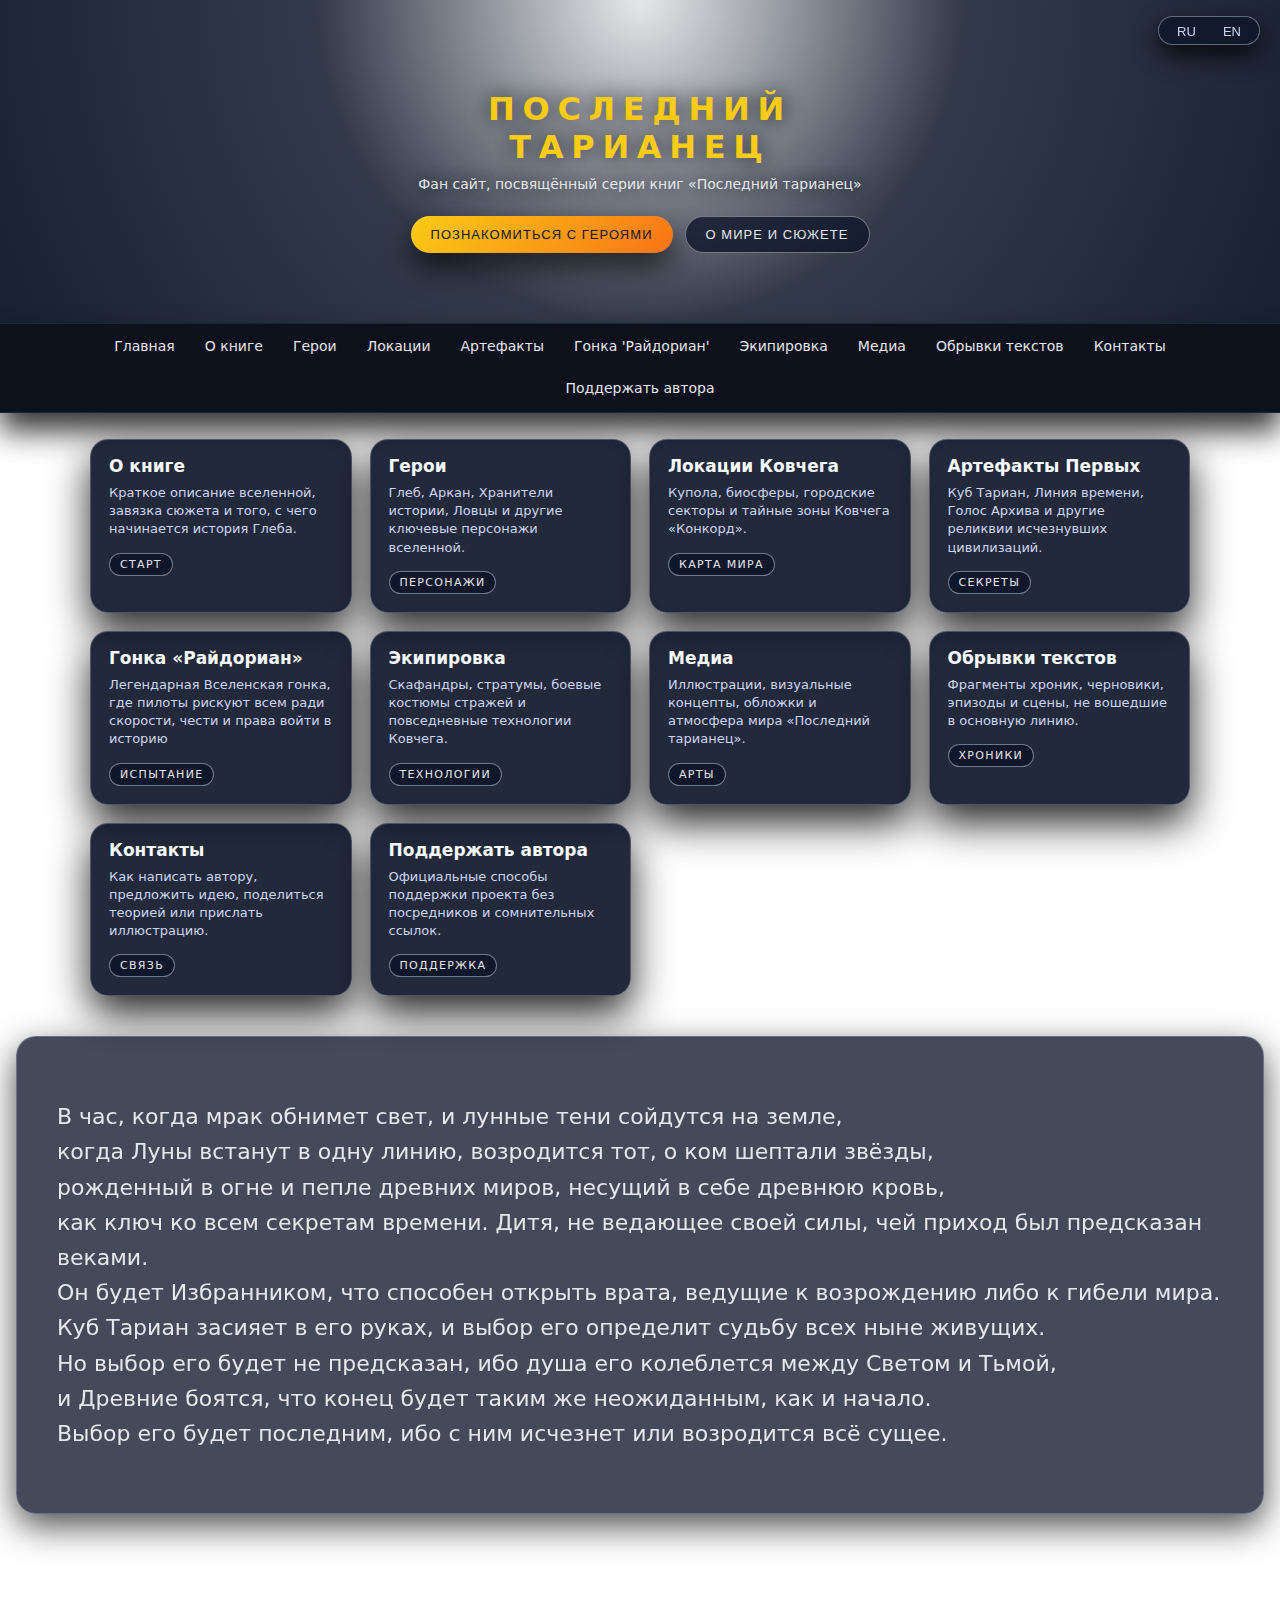
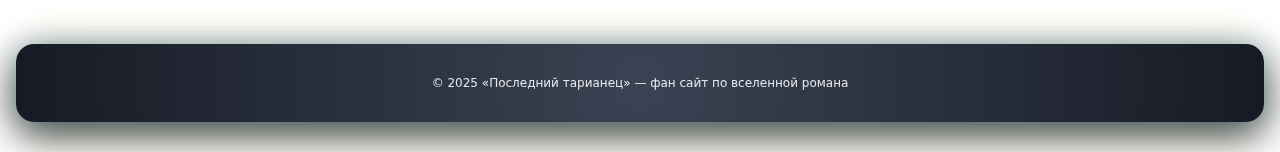
<file: Index.html>
<!DOCTYPE html>
<html lang="ru">
<head>
  <meta charset="UTF-8" />
  <meta name="viewport" content="width=device-width, initial-scale=1.0" />
  <title>Последний тарианец</title>
  <link rel="stylesheet" href="style.css" />
</head>
<body>
 
  <div class="lang-switch">
    <button onclick="setLang('ru')">RU</button>
    <button onclick="setLang('en')">EN</button>
  </div>

  <!-- ГЕРО-СЕКЦИЯ -->
  <header class="hero">
    <div class="hero-overlay"></div>
    <div class="hero-content">
      <h1 data-ru="Последний тарианец" data-en="The Last Tarian">Последний тарианец</h1>
      <p class="hero-subtitle"
         data-ru="Фан сайт, посвящённый серии книг «Последний тарианец»"
         data-en="The official homepage of the “The Last Tarian” series">
        Фан сайт, посвящённый роману «Последний тарианец»
      </p>

      <div class="hero-buttons">
        <button class="hero-btn primary"
                onclick="location.href='characters.html'"
                data-ru="Познакомиться с героями"
                data-en="Meet the characters">
          Познакомиться с героями
        </button>
        <button class="hero-btn ghost"
                onclick="location.href='about.html'"
                data-ru="О мире и сюжете"
                data-en="About the world & story">
          О мире и сюжете
        </button>
      </div>
    </div>
  </header>

  <!-- ГЛАВНОЕ МЕНЮ -->
  <nav class="main-nav">
    <a href="index.html"
       data-ru="Главная" data-en="Home">Главная</a>

    <a href="about.html"
       data-ru="О книге" data-en="About">О книге</a>

    <a href="characters.html"
       data-ru="Герои" data-en="Characters">Герои</a>

    <a href="locations.html"
       data-ru="Локации" data-en="Locations">Локации</a>

    <a href="artifacts.html"
       data-ru="Артефакты" data-en="Artifacts">Артефакты</a>

    <a href="rydorian.html"
       data-ru="Гонка 'Райдориан'" data-en="'Rydorian' Race">Гонка 'Райдориан'</a>

    <a href="equipment.html"
       data-ru="Экипировка"
       data-en="Equipment">
      Экипировка
    </a>

    <a href="media.html"
       data-ru="Медиа" data-en="Media">Медиа</a>

    <a href="fragments.html"
       data-ru="Обрывки текстов" data-en="Text fragments">
      Обрывки текстов
    </a>

    <a href="contacts.html"
       data-ru="Контакты" data-en="Contacts">Контакты</a>

    <a href="donate.html"
       data-ru="Поддержать автора" data-en="Donate">Поддержать автора</a>
  </nav>

  <!-- ОСНОВНОЙ КОНТЕНТ -->
  <main class="landing-main">
    <section class="feature-grid">

      <!-- О КНИГЕ -->
      <article class="feature-card" onclick="location.href='about.html'">
        <h2 data-ru="О книге" data-en="About the book">О книге</h2>
        <p data-ru="Краткое описание вселенной, завязка сюжета и того, с чего начинается история Глеба."
           data-en="An introduction to the universe, the core premise and where Gleb’s story begins.">
          Краткое описание вселенной, завязка сюжета и того, с чего начинается история Глеба.
        </p>
        <span class="feature-tag"
              data-ru="Старт" data-en="Start">
          Старт
        </span>
      </article>

      <!-- ГЕРОИ -->
      <article class="feature-card" onclick="location.href='characters.html'">
        <h2 data-ru="Герои" data-en="Characters">Герои</h2>
        <p data-ru="Глеб, Аркан, Хранители истории, Ловцы и другие ключевые персонажи вселенной."
           data-en="Gleb, Arkan, the Keepers of History, the Hunters and other key characters of the universe.">
          Глеб, Аркан, Хранители истории, Ловцы и другие ключевые персонажи вселенной.
        </p>
        <span class="feature-tag"
              data-ru="Персонажи" data-en="Characters">
          Персонажи
        </span>
      </article>

      <!-- ЛОКАЦИИ -->
      <article class="feature-card" onclick="location.href='locations.html'">
        <h2 data-ru="Локации Ковчега" data-en="Ark locations">Локации Ковчега</h2>
        <p data-ru="Купола, биосферы, городские секторы и тайные зоны Ковчега «Конкорд»."
           data-en="Domes, biospheres, city sectors and hidden zones of the Ark Concord.">
          Купола, биосферы, городские секторы и тайные зоны Ковчега «Конкорд».
        </p>
        <span class="feature-tag"
              data-ru="Карта мира" data-en="World map">
          Карта мира
        </span>
      </article>

      <!-- АРТЕФАКТЫ -->
      <article class="feature-card" onclick="location.href='artifacts.html'">
        <h2 data-ru="Артефакты Первых" data-en="Artifacts of the First Ones">Артефакты Первых</h2>
        <p data-ru="Куб Тариан, Линия времени, Голос Архива и другие реликвии исчезнувших цивилизаций."
           data-en="The Tarian Cube, the Timeline Shard, the Voice of the Archive and other relics of vanished civilizations.">
          Куб Тариан, Линия времени, Голос Архива и другие реликвии исчезнувших цивилизаций.
        </p>
        <span class="feature-tag"
              data-ru="Секреты" data-en="Secrets">
          Секреты
        </span>
      </article>

      <!-- ГОНКА РАЙДОРИАН -->
      <article class="feature-card" onclick="location.href='rydorian.html'">
        <h2 data-ru="Гонка «Райдориан»" data-en="Rydorian Race">Гонка «Райдориан»</h2>
        <p data-ru="Легендарная Вселенская гонка, где пилоты рискуют всем ради скорости, чести и права войти в историю"
           data-en="Legendary Interstellar Race where pilots risk everything for speed, honor, and the right to be written into history.">
         Легендарная Вселенская гонка, где пилоты рискуют всем ради скорости, чести и права войти в историю
        </p>
        <span class="feature-tag"
              data-ru="Испытание" data-en="Trial">
          Испытание
        </span>
      </article>

      <!-- ЭКИПИРОВКА -->
      <article class="feature-card" onclick="location.href='equipment.html'">
        <h2 data-ru="Экипировка" data-en="Equipment">Экипировка</h2>
        <p data-ru="Скафандры, стратумы, боевые костюмы стражей и повседневные технологии Ковчега."
           data-en="Suits, Stratums, guardian combat gear and everyday technologies of the Ark.">
          Скафандры, стратумы, боевые костюмы стражей и повседневные технологии Ковчега.
        </p>
        <span class="feature-tag"
              data-ru="Технологии" data-en="Tech">
          Технологии
        </span>
      </article>

      <!-- МЕДИА -->
      <article class="feature-card" onclick="location.href='media.html'">
        <h2 data-ru="Медиа" data-en="Media">Медиа</h2>
        <p data-ru="Иллюстрации, визуальные концепты, обложки и атмосфера мира «Последний тарианец»."
           data-en="Illustrations, visual concepts, covers and the atmosphere of the “The Last Tarian” universe.">
          Иллюстрации, визуальные концепты, обложки и атмосфера мира «Последний тарианец».
        </p>
        <span class="feature-tag"
              data-ru="Арты" data-en="Art">
          Арты
        </span>
      </article>

      <!-- ОБРЫВКИ ТЕКСТОВ -->
      <article class="feature-card" onclick="location.href='fragments.html'">
        <h2 data-ru="Обрывки текстов" data-en="Text fragments">Обрывки текстов</h2>
        <p data-ru="Фрагменты хроник, черновики, эпизоды и сцены, не вошедшие в основную линию."
           data-en="Fragments of chronicles, drafts, scenes and episodes beyond the main storyline.">
          Фрагменты хроник, черновики, эпизоды и сцены, не вошедшие в основную линию.
        </p>
        <span class="feature-tag"
              data-ru="Хроники" data-en="Chronicles">
          Хроники
        </span>
      </article>

      
      <!-- КОНТАКТЫ -->
      <article class="feature-card" onclick="location.href='contacts.html'">
        <h2 data-ru="Контакты" data-en="Contacts">Контакты</h2>
        <p data-ru="Как написать автору, предложить идею, поделиться теорией или прислать иллюстрацию."
           data-en="How to contact the author, share ideas, theories or send your artwork.">
          Как написать автору, предложить идею, поделиться теорией или прислать иллюстрацию.
        </p>
        <span class="feature-tag"
              data-ru="Связь" data-en="Feedback">
          Связь
        </span>
      </article>

<!-- ПОДДЕРЖАТЬ АВТОРА -->
      <article class="feature-card" onclick="location.href='donate.html'">
        <h2 data-ru="Поддержать автора" data-en="Support the author">Поддержать автора</h2>
        <p data-ru="Официальные способы поддержки проекта без посредников и сомнительных ссылок."
           data-en="Official ways to support the project without intermediaries or suspicious links.">
          Официальные способы поддержки проекта без посредников и сомнительных ссылок.
        </p>
        <span class="feature-tag"
              data-ru="Поддержка" data-en="Support">
          Поддержка
        </span>
      </article>

    </section>

    <!-- 🔥 БЛОК АВТО-ЦИТАТ -->
    <div class="quote-rotator">
      <p id="quote-text">…</p>
    </div>
  </main>

  <footer class="site-footer">
    <p data-ru="© 2025 «Последний тарианец» — фан сайт по вселенной романа"
       data-en="© 2025 “The Last Tarian” — fan site to the world of the novel">
      © 2025 «Последний тарианец» — фан сайт по вселенной романа
    </p>
  </footer>

  <!-- 🔥 JS АВТО-ЦИТАТ -->
  <script>
    const quotes = {
      ru: [
        "«Пусть этот ребёнок и вправду дышит где-то там… Жди нас, мальчик.»",
        "«Он и в мечтах не мог представить, что увидит Луну не в книге, а вживую.»",
        "«Сейчас ты увидишь то, что не видел ни один землянин.»",
        "«Луна светила ярко, освещая их путь…»",
        "«Поляна, освещённая лунным светом, выглядела как волшебное место из сказки.»",
        "В час, когда мрак обнимет свет, и лунные тени сойдутся на земле,\n" +
        "когда Луны встанут в одну линию, возродится тот, о ком шептали звёзды,\n" +
        "рожденный в огне и пепле древних миров, несущий в себе древнюю кровь,\n" +
        "как ключ ко всем секретам времени. Дитя, не ведающее своей силы, чей приход был предсказан веками.\n" +
        "Он будет Избранником, что способен открыть врата, ведущие к возрождению либо к гибели мира.\n" +
        "Куб Тариан засияет в его руках, и выбор его определит судьбу всех ныне живущих.\n" +
        "Но выбор его будет не предсказан, ибо душа его колеблется между Светом и Тьмой,\n" +
        "и Древние боятся, что конец будет таким же неожиданным, как и начало.\n" +
        "Выбор его будет последним, ибо с ним исчезнет или возродится всё сущее."
      ],
      en: [
        "“Let this child truly breathe somewhere out there… Wait for us, boy.”",
        "“He could never imagine he would see the Moon not in a book, but with his own eyes.”",
        "“Now you will see what no Earthling has ever seen.”",
        "“The Moon shone brightly, lighting their path.”",
        "“The clearing, bathed in moonlight, looked like a place from a fairy tale.”",
        "In the hour when darkness embraces light, and lunar shadows gather upon the earth,\n" +
        "when the Moons align as one, the one long whispered of by the stars shall rise,\n" +
        "born of fire and the ashes of ancient worlds, bearing the elder blood, the key to all the secrets of time.\n" +
        "A child unaware of his own power, whose coming was foretold through the ages.\n" +
        "He shall be the Chosen One, able to unlock the gates that lead either to renewal or to the ruin of the world.\n" +
        "The Tarian Cube will blaze in his hands, and his choice will shape the fate of all who live.\n" +
        "Yet his decision cannot be foretold, for his soul wavers between Light and Darkness,\n" +
        "and the Ancients fear that the end shall be as unexpected as the beginning.\n" +
        "His choice will be the last — for with it, all existence shall either perish or be reborn."
      ]
    };

    const quoteEl = document.getElementById("quote-text");
    let currentLang = localStorage.getItem("lang") || "ru";

    function showRandomQuote() {
      const list = quotes[currentLang] || quotes.ru;
      const text = list[Math.floor(Math.random() * list.length)];

      quoteEl.style.opacity = 0;

      setTimeout(() => {
        quoteEl.textContent = text;
        quoteEl.style.opacity = 1;
      }, 400);
    }

    document.querySelectorAll(".lang-switch button").forEach(btn => {
      btn.addEventListener("click", () => {
        const newLang = btn.textContent.toLowerCase();
        currentLang = newLang;
        localStorage.setItem("lang", currentLang);
        showRandomQuote();
      });
    });

    showRandomQuote();
    setInterval(showRandomQuote, 45000);
  </script>

  
  <script src="lang.js"></script>
 
  <script src="easter-eggs.js"></script>
</body>
</html>
</file>
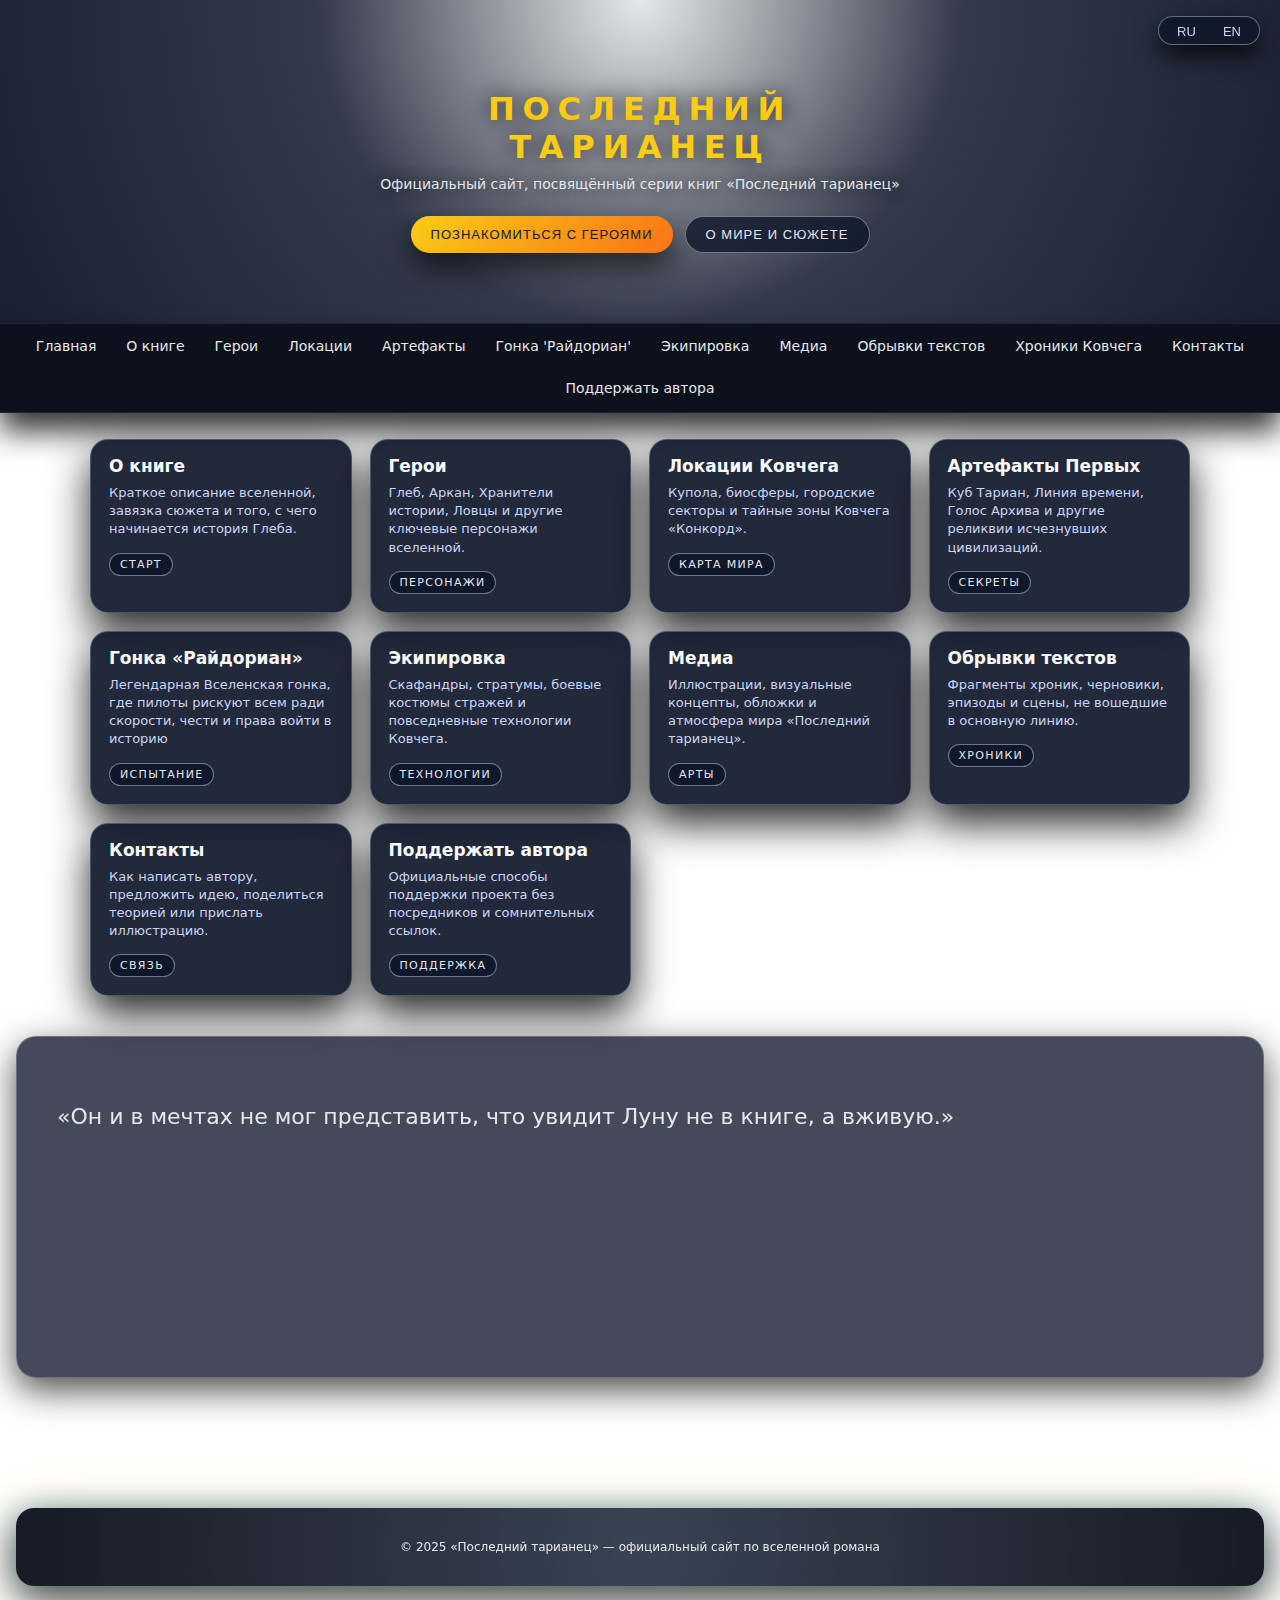
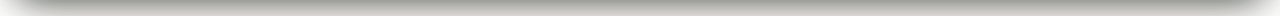
<file: index.html>
<!DOCTYPE html>
<html lang="ru">
<head>
  <meta charset="UTF-8" />
  <meta name="viewport" content="width=device-width, initial-scale=1.0" />
  <title>Последний тарианец</title>
  <link rel="stylesheet" href="style.css" />
</head>
<body>
 
  <div class="lang-switch">
    <button onclick="setLang('ru')">RU</button>
    <button onclick="setLang('en')">EN</button>
  </div>

  <!-- ГЕРО-СЕКЦИЯ -->
  <header class="hero">
    <div class="hero-overlay"></div>
    <div class="hero-content">
      <h1 data-ru="Последний тарианец" data-en="The Last Tarian">Последний тарианец</h1>
      <p class="hero-subtitle"
         data-ru="Официальный сайт, посвящённый серии книг «Последний тарианец»"
         data-en="The official homepage of the “The Last Tarian” series">
        Официальный сайт, посвящённый роману «Последний тарианец»
      </p>

      <div class="hero-buttons">
        <button class="hero-btn primary"
                onclick="location.href='characters.html'"
                data-ru="Познакомиться с героями"
                data-en="Meet the characters">
          Познакомиться с героями
        </button>
        <button class="hero-btn ghost"
                onclick="location.href='about.html'"
                data-ru="О мире и сюжете"
                data-en="About the world & story">
          О мире и сюжете
        </button>
      </div>
    </div>
  </header>

  <!-- ГЛАВНОЕ МЕНЮ -->
  <nav class="main-nav">
    <a href="index.html"
       data-ru="Главная" data-en="Home">Главная</a>

    <a href="about.html"
       data-ru="О книге" data-en="About">О книге</a>

    <a href="characters.html"
       data-ru="Герои" data-en="Characters">Герои</a>

    <a href="locations.html"
       data-ru="Локации" data-en="Locations">Локации</a>

    <a href="artifacts.html"
       data-ru="Артефакты" data-en="Artifacts">Артефакты</a>

    <a href="rydorian.html"
       data-ru="Гонка 'Райдориан'" data-en="'Rydorian' Race">Гонка 'Райдориан'</a>

    <a href="equipment.html"
       data-ru="Экипировка" data-en="Equipment">Экипировка</a>

    <a href="media.html"
       data-ru="Медиа" data-en="Media">Медиа</a>

    <a href="fragments.html"
       data-ru="Обрывки текстов" data-en="Text fragments">Обрывки текстов</a>

    <a href="chronicles.html"
       data-ru="Хроники Ковчега" data-en="Ark Chronicles">Хроники Ковчега</a>

    <a href="contacts.html"
       data-ru="Контакты" data-en="Contacts">Контакты</a>

    <a href="donate.html"
       data-ru="Поддержать автора" data-en="Donate">Поддержать автора</a>
  </nav>


  <!-- ОСНОВНОЙ КОНТЕНТ -->
  <main class="landing-main">
    <section class="feature-grid">

      <!-- О КНИГЕ -->
      <article class="feature-card" onclick="location.href='about.html'">
        <h2 data-ru="О книге" data-en="About the book">О книге</h2>
        <p data-ru="Краткое описание вселенной, завязка сюжета и того, с чего начинается история Глеба."
           data-en="An introduction to the universe, the core premise and where Gleb’s story begins.">
          Краткое описание вселенной, завязка сюжета и того, с чего начинается история Глеба.
        </p>
        <span class="feature-tag"
              data-ru="Старт" data-en="Start">
          Старт
        </span>
      </article>

      <!-- ГЕРОИ -->
      <article class="feature-card" onclick="location.href='characters.html'">
        <h2 data-ru="Герои" data-en="Characters">Герои</h2>
        <p data-ru="Глеб, Аркан, Хранители истории, Ловцы и другие ключевые персонажи вселенной."
           data-en="Gleb, Arkan, the Keepers of History, the Hunters and other key characters of the universe.">
          Глеб, Аркан, Хранители истории, Ловцы и другие ключевые персонажи вселенной.
        </p>
        <span class="feature-tag"
              data-ru="Персонажи" data-en="Characters">
          Персонажи
        </span>
      </article>

      <!-- ЛОКАЦИИ -->
      <article class="feature-card" onclick="location.href='locations.html'">
        <h2 data-ru="Локации Ковчега" data-en="Ark locations">Локации Ковчега</h2>
        <p data-ru="Купола, биосферы, городские секторы и тайные зоны Ковчега «Конкорд»."
           data-en="Domes, biospheres, city sectors and hidden zones of the Ark Concord.">
          Купола, биосферы, городские секторы и тайные зоны Ковчега «Конкорд».
        </p>
        <span class="feature-tag"
              data-ru="Карта мира" data-en="World map">
          Карта мира
        </span>
      </article>

      <!-- АРТЕФАКТЫ -->
      <article class="feature-card" onclick="location.href='artifacts.html'">
        <h2 data-ru="Артефакты Первых" data-en="Artifacts of the First Ones">Артефакты Первых</h2>
        <p data-ru="Куб Тариан, Линия времени, Голос Архива и другие реликвии исчезнувших цивилизаций."
           data-en="The Tarian Cube, the Timeline Shard, the Voice of the Archive and other relics of vanished civilizations.">
          Куб Тариан, Линия времени, Голос Архива и другие реликвии исчезнувших цивилизаций.
        </p>
        <span class="feature-tag"
              data-ru="Секреты" data-en="Secrets">
          Секреты
        </span>
      </article>

      <!-- ГОНКА РАЙДОРИАН -->
      <article class="feature-card" onclick="location.href='rydorian.html'">
        <h2 data-ru="Гонка «Райдориан»" data-en="Rydorian Race">Гонка «Райдориан»</h2>
        <p data-ru="Легендарная Вселенская гонка, где пилоты рискуют всем ради скорости, чести и права войти в историю"
           data-en="Legendary Interstellar Race where pilots risk everything for speed, honor, and the right to be written into history.">
         Легендарная Вселенская гонка, где пилоты рискуют всем ради скорости, чести и права войти в историю
        </p>
        <span class="feature-tag"
              data-ru="Испытание" data-en="Trial">
          Испытание
        </span>
      </article>

      <!-- ЭКИПИРОВКА -->
      <article class="feature-card" onclick="location.href='equipment.html'">
        <h2 data-ru="Экипировка" data-en="Equipment">Экипировка</h2>
        <p data-ru="Скафандры, стратумы, боевые костюмы стражей и повседневные технологии Ковчега."
           data-en="Suits, Stratums, guardian combat gear and everyday technologies of the Ark.">
          Скафандры, стратумы, боевые костюмы стражей и повседневные технологии Ковчега.
        </p>
        <span class="feature-tag"
              data-ru="Технологии" data-en="Tech">
          Технологии
        </span>
      </article>

      <!-- МЕДИА -->
      <article class="feature-card" onclick="location.href='media.html'">
        <h2 data-ru="Медиа" data-en="Media">Медиа</h2>
        <p data-ru="Иллюстрации, визуальные концепты, обложки и атмосфера мира «Последний тарианец»."
           data-en="Illustrations, visual concepts, covers and the atmosphere of the “The Last Tarian” universe.">
          Иллюстрации, визуальные концепты, обложки и атмосфера мира «Последний тарианец».
        </p>
        <span class="feature-tag"
              data-ru="Арты" data-en="Art">
          Арты
        </span>
      </article>

      <!-- ОБРЫВКИ ТЕКСТОВ -->
      <article class="feature-card" onclick="location.href='fragments.html'">
        <h2 data-ru="Обрывки текстов" data-en="Text fragments">Обрывки текстов</h2>
        <p data-ru="Фрагменты хроник, черновики, эпизоды и сцены, не вошедшие в основную линию."
           data-en="Fragments of chronicles, drafts, scenes and episodes beyond the main storyline.">
          Фрагменты хроник, черновики, эпизоды и сцены, не вошедшие в основную линию.
        </p>
        <span class="feature-tag"
              data-ru="Хроники" data-en="Chronicles">
          Хроники
        </span>
      </article>

      
      <!-- КОНТАКТЫ -->
      <article class="feature-card" onclick="location.href='contacts.html'">
        <h2 data-ru="Контакты" data-en="Contacts">Контакты</h2>
        <p data-ru="Как написать автору, предложить идею, поделиться теорией или прислать иллюстрацию."
           data-en="How to contact the author, share ideas, theories or send your artwork.">
          Как написать автору, предложить идею, поделиться теорией или прислать иллюстрацию.
        </p>
        <span class="feature-tag"
              data-ru="Связь" data-en="Feedback">
          Связь
        </span>
      </article>

<!-- ПОДДЕРЖАТЬ АВТОРА -->
      <article class="feature-card" onclick="location.href='donate.html'">
        <h2 data-ru="Поддержать автора" data-en="Support the author">Поддержать автора</h2>
        <p data-ru="Официальные способы поддержки проекта без посредников и сомнительных ссылок."
           data-en="Official ways to support the project without intermediaries or suspicious links.">
          Официальные способы поддержки проекта без посредников и сомнительных ссылок.
        </p>
        <span class="feature-tag"
              data-ru="Поддержка" data-en="Support">
          Поддержка
        </span>
      </article>

    </section>

    <!-- 🔥 БЛОК АВТО-ЦИТАТ -->
    <div class="quote-rotator">
      <p id="quote-text">…</p>
    </div>
  </main>

  <footer class="site-footer">
    <p data-ru="© 2025 «Последний тарианец» — официальный сайт по вселенной романа"
       data-en="© 2025 “The Last Tarian” — official site to the world of the novel">
      © 2025 «Последний тарианец» — официальный сайт по вселенной романа
    </p>
  </footer>

  <!-- 🔥 JS АВТО-ЦИТАТ -->
  <script>
    const quotes = {
      ru: [
        "«Пусть этот ребёнок и вправду дышит где-то там… Жди нас, мальчик.»",
        "«Он и в мечтах не мог представить, что увидит Луну не в книге, а вживую.»",
        "«Сейчас ты увидишь то, что не видел ни один землянин.»",
        "«Луна светила ярко, освещая их путь…»",
        "«Поляна, освещённая лунным светом, выглядела как волшебное место из сказки.»",
        "В час, когда мрак обнимет свет, и лунные тени сойдутся на земле,\n" +
        "когда Луны встанут в одну линию, возродится тот, о ком шептали звёзды,\n" +
        "рожденный в огне и пепле древних миров, несущий в себе древнюю кровь,\n" +
        "как ключ ко всем секретам времени. Дитя, не ведающее своей силы, чей приход был предсказан веками.\n" +
        "Он будет Избранником, что способен открыть врата, ведущие к возрождению либо к гибели мира.\n" +
        "Куб Тариан засияет в его руках, и выбор его определит судьбу всех ныне живущих.\n" +
        "Но выбор его будет не предсказан, ибо душа его колеблется между Светом и Тьмой,\n" +
        "и Древние боятся, что конец будет таким же неожиданным, как и начало.\n" +
        "Выбор его будет последним, ибо с ним исчезнет или возродится всё сущее."
      ],
      en: [
        "“Let this child truly breathe somewhere out there… Wait for us, boy.”",
        "“He could never imagine he would see the Moon not in a book, but with his own eyes.”",
        "“Now you will see what no Earthling has ever seen.”",
        "“The Moon shone brightly, lighting their path.”",
        "“The clearing, bathed in moonlight, looked like a place from a fairy tale.”",
        "In the hour when darkness embraces light, and lunar shadows gather upon the earth,\n" +
        "when the Moons align as one, the one long whispered of by the stars shall rise,\n" +
        "born of fire and the ashes of ancient worlds, bearing the elder blood, the key to all the secrets of time.\n" +
        "A child unaware of his own power, whose coming was foretold through the ages.\n" +
        "He shall be the Chosen One, able to unlock the gates that lead either to renewal or to the ruin of the world.\n" +
        "The Tarian Cube will blaze in his hands, and his choice will shape the fate of all who live.\n" +
        "Yet his decision cannot be foretold, for his soul wavers between Light and Darkness,\n" +
        "and the Ancients fear that the end shall be as unexpected as the beginning.\n" +
        "His choice will be the last — for with it, all existence shall either perish or be reborn."
      ]
    };

    const quoteEl = document.getElementById("quote-text");
    let currentLang = localStorage.getItem("lang") || "ru";

    function showRandomQuote() {
      const list = quotes[currentLang] || quotes.ru;
      const text = list[Math.floor(Math.random() * list.length)];

      quoteEl.style.opacity = 0;

      setTimeout(() => {
        quoteEl.textContent = text;
        quoteEl.style.opacity = 1;
      }, 400);
    }

    document.querySelectorAll(".lang-switch button").forEach(btn => {
      btn.addEventListener("click", () => {
        const newLang = btn.textContent.toLowerCase();
        currentLang = newLang;
        localStorage.setItem("lang", currentLang);
        showRandomQuote();
      });
    });

    showRandomQuote();
    setInterval(showRandomQuote, 45000);
  </script>

  
  <script src="lang.js"></script>
 
  <script src="easter-eggs.js"></script>
</body>
</html>
</file>
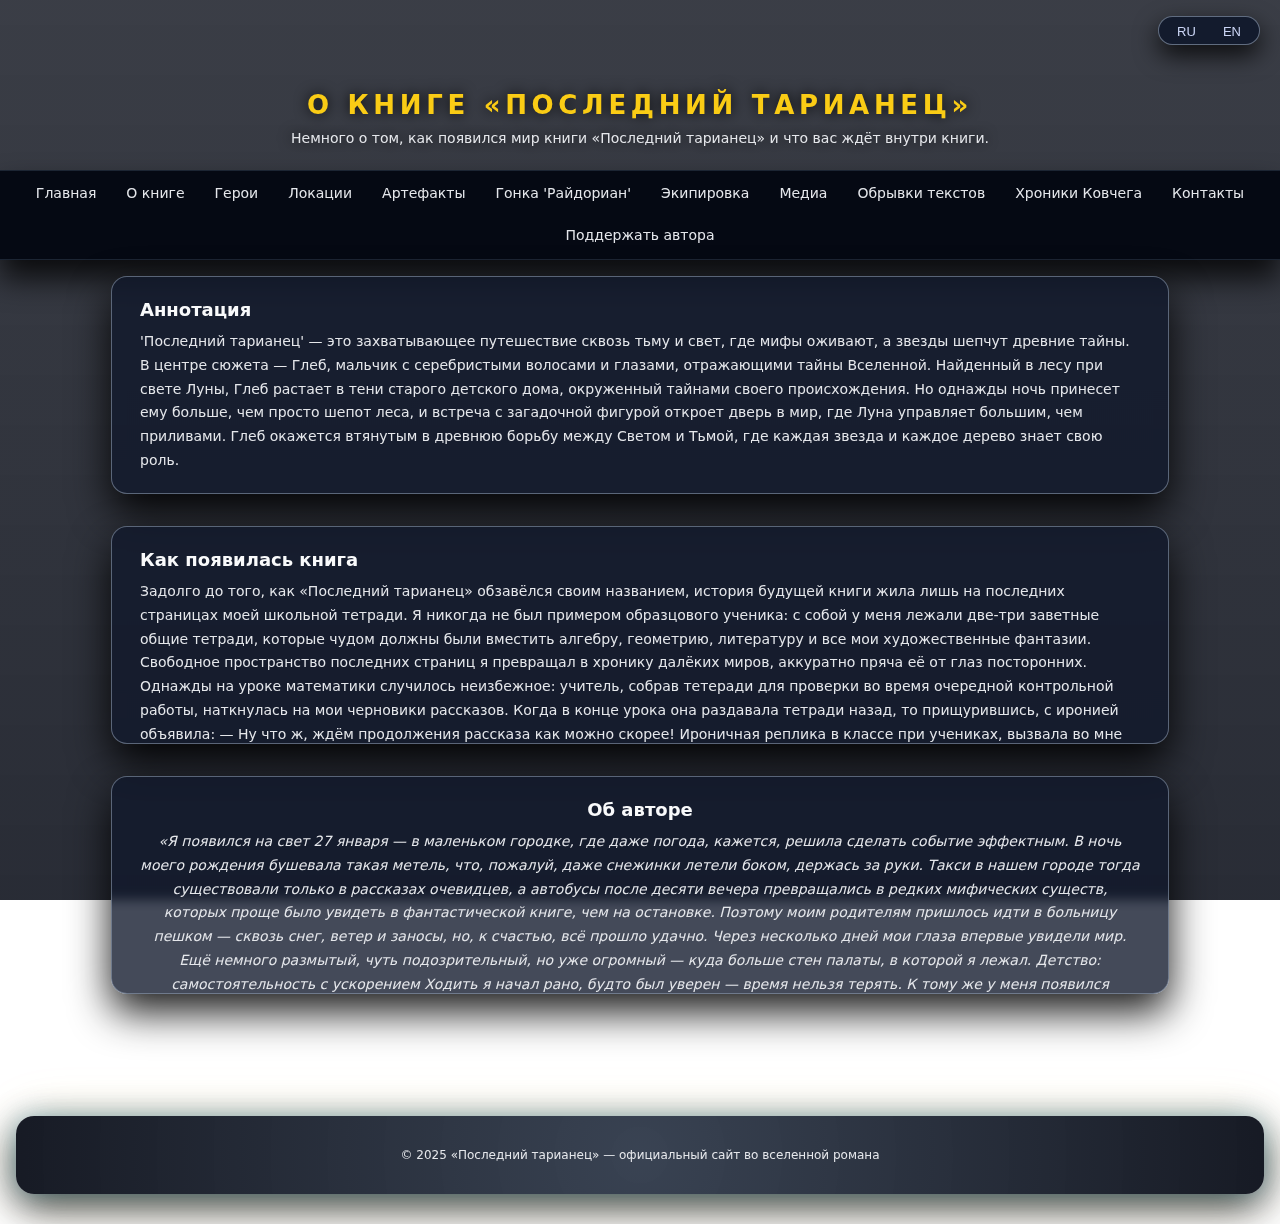
<file: about.html>
<!DOCTYPE html>
<html lang="ru">
<head>
  <meta charset="UTF-8" />
  <meta name="viewport" content="width=device-width, initial-scale=1.0" />
  <title>О книге — Последний тарианец</title>
  <link rel="stylesheet" href="style.css" />
</head>
<body>

  <!-- затемняющий слой поверх фоновой картинки -->
  <div class="page-overlay"></div>

  <!-- панель языков, как на главной -->
  <div class="lang-switch">
    <button onclick="setLang('ru')">RU</button>
    <button onclick="setLang('en')">EN</button>
  </div>

  <!-- верхняя шапка страницы -->
  <header class="subpage-header">
    <h1 data-ru="О книге «Последний тарианец»"
        data-en="About the book “The Last Tarian”">
      О книге «Последний тарианец»
    </h1>
    <p class="subpage-lead"
       data-ru="Немного о том, как появился мир книги «Последний тарианец» и что вас ждёт внутри книги."
       data-en="A glimpse into how the world of The Last Tarian was created and what awaits you inside the story.">
      Немного о том, как появился мир книги «Последний тарианец» и что вас ждёт внутри книги.
    </p>
  </header>

  <!-- ГЛАВНОЕ МЕНЮ -->
  <nav class="main-nav">
    <a href="index.html"
       data-ru="Главная" data-en="Home">Главная</a>

    <a href="about.html"
       data-ru="О книге" data-en="About">О книге</a>

    <a href="characters.html"
       data-ru="Герои" data-en="Characters">Герои</a>

    <a href="locations.html"
       data-ru="Локации" data-en="Locations">Локации</a>

    <a href="artifacts.html"
       data-ru="Артефакты" data-en="Artifacts">Артефакты</a>

    <a href="rydorian.html"
       data-ru="Гонка 'Райдориан'" data-en="'Rydorian' Race">Гонка 'Райдориан'</a>

    <a href="equipment.html"
       data-ru="Экипировка" data-en="Equipment">Экипировка</a>

    <a href="media.html"
       data-ru="Медиа" data-en="Media">Медиа</a>

    <a href="fragments.html"
       data-ru="Обрывки текстов" data-en="Text fragments">Обрывки текстов</a>

    <a href="chronicles.html"
       data-ru="Хроники Ковчега" data-en="Ark Chronicles">Хроники Ковчега</a>

    <a href="contacts.html"
       data-ru="Контакты" data-en="Contacts">Контакты</a>

    <a href="donate.html"
       data-ru="Поддержать автора" data-en="Donate">Поддержать автора</a>
  </nav>


  <main class="about-main">

    <!-- БЛОК 1: Аннотация -->
    <section class="text-block">
      <h2 data-ru="Аннотация" data-en="Synopsis">Аннотация</h2>
      <p data-ru="'Последний тарианец' — это захватывающее путешествие сквозь тьму и свет, где мифы оживают, а звезды шепчут древние тайны. В центре сюжета — Глеб, мальчик с серебристыми волосами и глазами, отражающими тайны Вселенной. Найденный в лесу при свете Луны, Глеб растает в тени старого детского дома, окруженный тайнами своего происхождения. Но однажды ночь принесет ему больше, чем просто шепот леса, и встреча с загадочной фигурой откроет дверь в мир, где Луна управляет большим, чем приливами. Глеб окажется втянутым в древнюю борьбу между Светом и Тьмой, где каждая звезда и каждое дерево знает свою роль. "Последний тарианец" погружает читателя в магический мир, где древние легенды встречаются с бурлящими подростковыми эмоциями, а судьбы переплетаются с космическими силами. Это история о поиске идентичности, о силе дружбы и веры в невозможное."
         
data-en="“The Last Tarian” is an exciting, fast-paced adventure through shadows and starlight, where myths come alive and the night sky hides secrets of its own.

The story follows Gleb, a boy with silver hair and eyes that seem to hold entire galaxies. Found alone in a moonlit forest, he grows up near an old orphanage, never knowing who he really is or where he came from. But everything changes one strange night, when a meeting with a mysterious figure pulls him into a world where the Moon influences far more than anyone imagines.

Soon, Gleb is caught between forces of Light and Darkness, discovering that every star, every whisper of wind, and every path in the forest plays a role in a much bigger battle. “The Last Tarian” throws the reader into a magical universe where ancient legends mix with teenage emotions, unexpected friendships, and choices that can shape entire worlds.

It’s a story about finding out who you are, trusting the people who stay by your side, and daring to believe in things that seem impossible.">
        
      </p>
    </section>

    <!-- БЛОК 2: Как появилась книга -->
    <section class="text-block">
      <h2 data-ru="Как появилась книга" data-en="How the book was born">
        Как появилась книга
      </h2>
      <p data-ru="Задолго до того, как «Последний тарианец» обзавёлся своим названием, история будущей книги жила лишь на последних страницах моей школьной тетради. Я никогда не был примером образцового ученика: с собой у меня лежали две-три заветные общие тетради, которые чудом должны были вместить алгебру, геометрию, литературу и все мои художественные фантазии. Свободное пространство последних страниц я превращал в хронику далёких миров, аккуратно пряча её от глаз посторонних. Однажды на уроке математики случилось неизбежное: учитель, собрав тетеради для проверки во время очередной контрольной работы, наткнулась на мои черновики рассказов. Когда в конце урока она раздавала тетради назад, то прищурившись, с иронией объявила: — Ну что ж, ждём продолжения рассказа как можно скорее! Ироничная реплика в классе при учениках, вызвала во мне неловкость и растерянность. В тот момент я убрал тетрадь в пакет (да, в те годы мало у кого были рюкзаки, как сейчас, и многие ходили с обычным цветастым плотным пакетом) нет, не из-за стыда, скорее из-за внезапного чувства, что история ещё не готова показаться миру. Так началась долгая пауза, растянувшаяся на многие годы. Вместо того чтобы дописывать главы, я перечитывал фантастику и научно-популярные книги, пробовал себя в разных хобби, слушал чужие истории о провалах и победах. Каждый новый опыт становился кирпичиком, из которого медленно вырастал более детальный мир моего героя: от устройства лунных биокуполов до генетических экспериментов, о которых я тогда даже не подозревал. Сегодня мне кажется, что та вынужденная «заморозка» пошла только на пользу. Если бы книга вышла тогда, это была бы наивная, пусть трогательная, но сыроватая повесть. Теперь же, как мне кажется, в ней есть пространство, продуманная мифология, внутренние конфликты и технологический фундамент, который опирается на годы наблюдений и самообразования. Получается, школьная «пауза» отложила публикацию, но подарила время вырасти вместе с историей. И я благодарен тому самому учителю за случайно данную мне передышку, она позволила моему тетрадному наброску превратиться в полноценную историю, к которой я подхожу с намного большей уверенностью и зрелостью."
         data-en="Long before The Last Tarian ever had a name, the story that would one day become a book lived only on the last pages of my school notebook. I was never the perfect student: I usually carried two or three battered notebooks that somehow had to contain algebra, geometry, literature — and all my wild, imaginary worlds.

The empty spaces at the back of those notebooks became my secret gateway into distant realms, carefully hidden from anyone who might flip too far.

One day, during a math lesson, the inevitable happened. Our teacher, collecting notebooks to check our work, stumbled upon my messy drafts and half-finished stories. When she handed out the notebooks after class, she narrowed her eyes and announced with a teasing smile:

— Well then, we expect the next chapter as soon as possible!

Her ironic remark, thrown out in front of the whole class, made my cheeks burn. I slipped the notebook into a plastic shopping bag — back then hardly anyone had backpacks, and many of us carried our school things in bright patterned bags — not because I was ashamed, but because a sudden feeling hit me:
this story wasn’t ready for the world yet.

And so began a long pause that stretched into years.

Instead of writing new chapters, I read science fiction and popular science, tried different hobbies, listened to other people’s stories about failures and victories. Every new experience became a tiny brick in the slowly growing world of my hero — from the architecture of lunar biocapsules to genetic experiments I had never even heard of back then.

Looking back, I think that forced “freeze” did me a favor.
If the book had come out at that time, it would have been a naïve, maybe touching, but definitely raw little tale. Now, though, it feels fuller — with space to breathe, a thought-out mythology, inner conflicts, and a technological foundation built on years of curiosity and self-education.

In the end, that school “pause” delayed the book, but it also gave me time to grow along with the story.
And I’m grateful to that teacher for the accidental break she gave me — the one that allowed a scribble at the back of a notebook to slowly become a real story, one I can finally approach with confidence and maturity.">
        
      </p>
    </section>

    <!-- БЛОК 3: Об авторе -->
    <section class="text-block quote-block">
      <h2 data-ru="Об авторе" data-en="About me">
        Цитата из книги
      </h2>
      <p class="book-quote"
         data-ru="«Я появился на свет 27 января — в маленьком городке, где даже погода, кажется, решила сделать событие эффектным. В ночь моего рождения бушевала такая метель, что, пожалуй, даже снежинки летели боком, держась за руки. Такси в нашем городе тогда существовали только в рассказах очевидцев, а автобусы после десяти вечера превращались в редких мифических существ, которых проще было увидеть в фантастической книге, чем на остановке. Поэтому моим родителям пришлось идти в больницу пешком — сквозь снег, ветер и заносы, но, к счастью, всё прошло удачно.
Через несколько дней мои глаза впервые увидели мир. Ещё немного размытый, чуть подозрительный, но уже огромный — куда больше стен палаты, в которой я лежал.

Детство: самостоятельность с ускорением
Ходить я начал рано, будто был уверен — время нельзя терять. К тому же у меня появился младший брат, а это, знаешь ли, серьёзный повод ускориться: вдруг он вырастет, а я всё ещё ползу?

Школа: любознательность без тормозов
В школу я пошёл, как и все, в шесть лет. Но вот дальше — как и не все.
Я был любознательным настолько, что мои вопросы порой попадали в категорию «слегка неудобных». В четвёртом классе библиотекарь вручила мне книгу «Тим Таллер, или Проданный смех» как самому читающему ученику. Не знаю, что так манило меня в книгах — может, запах страниц, может, обещание новых миров.
Она долго удивлялась:
— Ты правда читаешь «Маленького принца» и «Робинзона Крузо»?
— Да, конечно! — отвечал я и пересказывал всё до мелочей.
У меня тогда была удивительная память — жаль, что у памяти нет паспорта, она бы точно была всегда несовершеннолетней.

Юность: закон Ньютона как стиль поведения
Коммуникабельностью я не блистал, но знакомых всегда было достаточно. Настоящих друзей — мало, но зато они были настоящими. 
В подростковом возрасте мной правил Третий закон Ньютона: чем сильнее на меня давили, тем сильнее хотелось сопротивляться. И именно тогда фантастика вошла в мою жизнь не просто жанром — она стала частью мира. Впервые я подумал: «А ведь я тоже могу написать что-то своё…».

Попытка №1… №5… №10…
Я мечтал создать сборник коротких рассказов для моих будущих детей. Не на 300 страниц — всего по 5–10. Как маленькие истории перед сном. Я начинал снова и снова… и снова. То времени нет, то вдохновения, то работа, то бытовые дела. Жизнь часто подбрасывает списки задач, в которых творчество, увы, идёт строкой ниже, чем «помыть посуду». Сложилось так, что дети выросли, так и не услышав тех рассказов — и это, пожалуй, было моё маленькое сожаление.

Инженер и писатель — профессии несовместимые?
Работа инженера — это точность, дисциплина, ответственность, творчество же - полёт души, бессонные ночи, потеря счёта времени. Совмещать их порой так же сложно, как вставить квадратную деталь в круглое отверстие… хотя я, как инженер, всё же мог бы попробовать сделать это. Но однажды я понял: Если не начну сейчас — то когда? И в тот день я открыл пустой документ и начал писать историю, которая давно жила внутри.»"
         data-en="“I was born on January 27th, in a small town where even the weather seemed determined to make my arrival dramatic. On the night I was born, a blizzard raged so fiercely that the snowflakes might as well have been holding hands, flying sideways through the wind. Taxis didn’t exist in our town back then, not even as rumors. Buses after 10 p.m. turned into mythical creatures—mentioned often, seen rarely, and usually only in adventure stories, never at the actual bus stop. So my parents had to walk all the way to the hospital on foot—through snow, wind, and drifts. Thankfully, everything went well.
A few days later, my eyes opened to the world for the first time. Still blurry, slightly suspicious, but already enormous—far larger than the walls of the hospital room surrounding me.

Childhood: Independence With Acceleration
I started walking early, as if I instinctively knew there was no time to waste. Besides, I had a younger brother coming—surely a good enough reason to hurry. What if he grew up before I learned to crawl properly?

School Years: Curiosity Without Brakes
I started school like everyone else—at six years old. Everything after that, however, went a little differently. I was endlessly curious, often asking questions that adults classified as “mildly inconvenient.” In fourth grade, the school librarian awarded me the book “Tim Thaler, or the Sold Laughter” as the most active reader. I don’t know what exactly drew me to books—maybe the smell of the pages, maybe the promise of new worlds.
She would often ask in disbelief: “You really read ‘The Little Prince’ and ‘Robinson Crusoe’?” “Of course!” I answered—and retold the story down to the smallest details.
I had a remarkable memory back then. If memory needed a passport, mine would surely have remained eternally underage.

Youth: Newton’s Third Law as a Lifestyle
I wasn’t the most social kid, but I always had plenty of acquaintances. True friends, though—only a few. But they were genuine.
As a teenager, I lived by Newton’s Third Law: the greater the pressure, the stronger the resistance.
Around that time, science fiction swept into my life—not just as a genre, but as a world of its own.
For the first time I thought: “Maybe I can write something too…”

Attempt #1… #5… #10…
I dreamed of creating a small collection of short stories for my future children—not 300-page novels, just 5–10 pages each. Little bedtime tales. I started again and again… and again. No time, no inspiration, too much work, endless household tasks. Life has a habit of prioritizing lists where creativity often ranks somewhere below “wash the dishes.” My children eventually grew up without hearing any of those stories—and that remains one of my quiet regrets.

Engineer vs. Writer — Are These Worlds Compatible?
An engineer’s job requires precision, discipline, and responsibility. Writing, however, demands a free soul, sleepless nights, and the loss of all sense of time. Combining the two can be as tricky as fitting a square peg into a round hole… although, as an engineer, I would probably still try to make it fit. But one day I realized: If I don’t start now—when will I?
So I opened a blank document and began writing the story that had been living inside me for years.”">
        «Иногда, чтобы найти себя, нужно потеряться среди звёзд.»
      </p>
      <a href="characters.html"
         class="quote-link"
         data-ru="Перейти к героям"
         data-en="Go to characters">
        Перейти к героям
      </a>
    </section>

  </main>

  <footer class="site-footer">
    <p data-ru="© 2025 «Последний тарианец» — официальный сайт во вселенной романа"
       data-en="© 2025 “The Last Tarian” — official site in the world of the novel">
      © 2025 «Последний тарианец» — официальный сайт во вселенной романа
    </p>
  </footer>

  <script src="lang.js"></script>
</body>
</html>
</file>
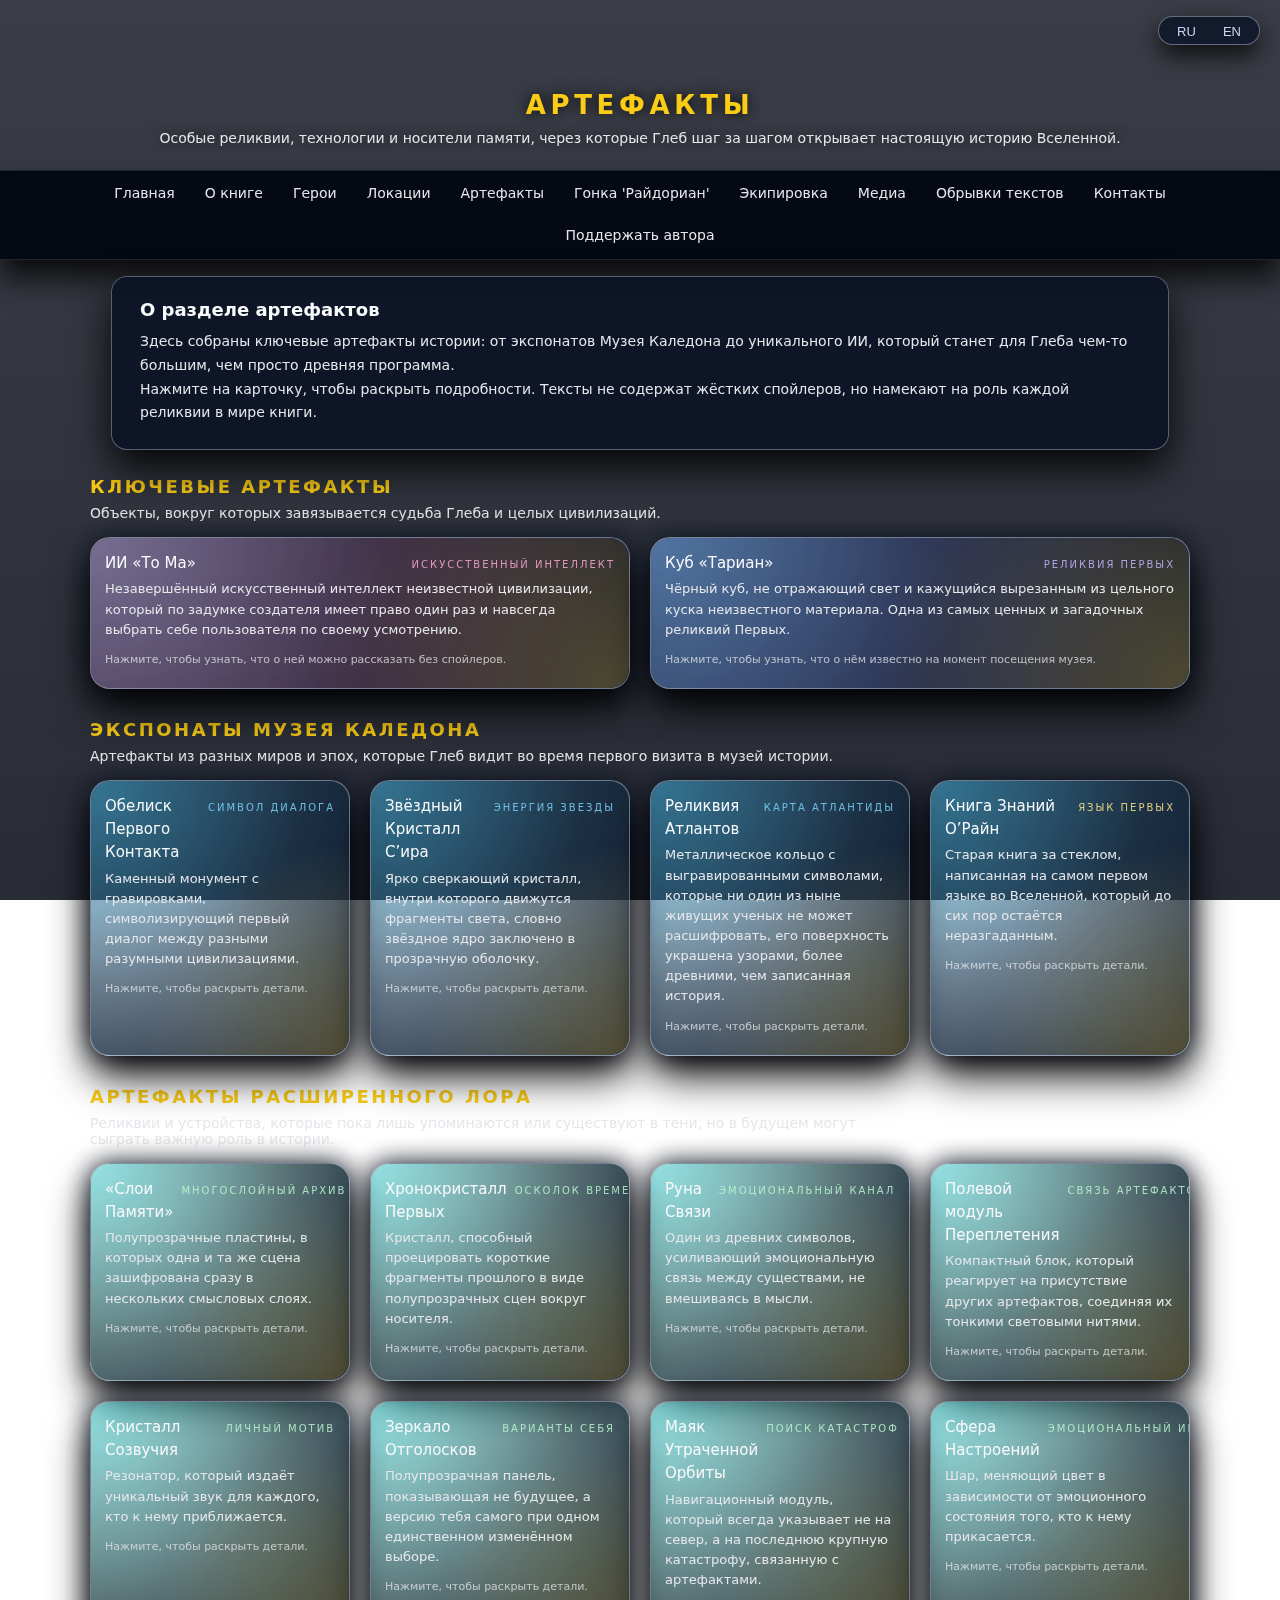
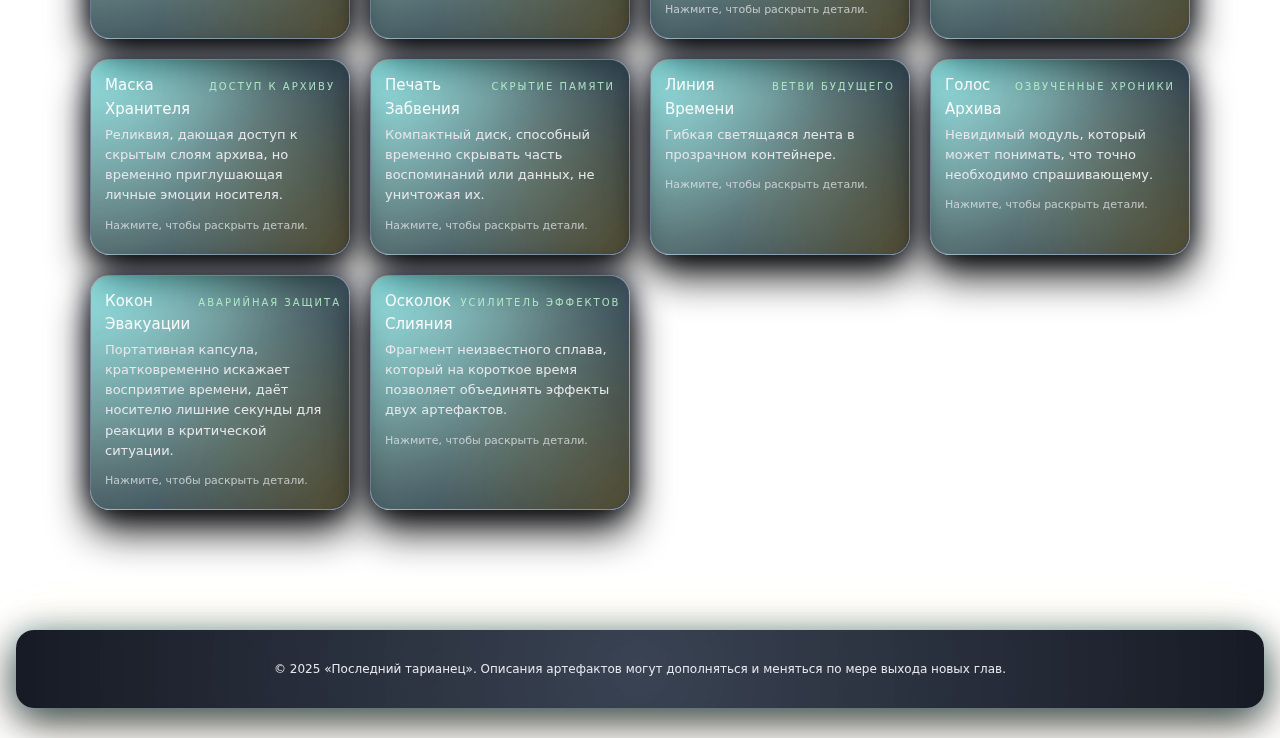
<file: artifacts.html>
<!DOCTYPE html>
<html lang="ru">
<head>
  <meta charset="UTF-8" />
  <meta name="viewport" content="width=device-width, initial-scale=1.0" />
  <title>Артефакты — Последний тарианец</title>
  <link rel="stylesheet" href="style.css" />

  <style>
    .artifacts-main {
      padding: 16px 16px 40px;
    }

    .text-block-auto {
      height: auto;
      max-height: none;
      overflow-y: visible;
      overflow-x: visible;
    }

    .artifacts-intro {
      max-width: 1000px;
      margin: 0 auto 26px;
    }

    .artifacts-section {
      max-width: 1100px;
      margin: 0 auto 30px;
    }

    .artifacts-section h2 {
      margin: 0 0 8px;
      font-size: 18px;
      letter-spacing: 0.14em;
      text-transform: uppercase;
      color: #facc15;
    }

    .artifacts-section p.section-lead {
      margin: 0 0 16px;
      font-size: 14px;
      color: #e5e7eb;
      max-width: 780px;
    }

    .artifact-grid {
      display: grid;
      gap: 20px;
      grid-template-columns: repeat(auto-fit, minmax(260px, 1fr));
    }

    .artifact-card {
      position: relative;
      border-radius: 20px;
      border: 1px solid rgba(148, 163, 184, 0.7);
      background:
        radial-gradient(circle at top left,
          rgba(56, 189, 248, 0.25),
          rgba(15, 23, 42, 0.98));
      box-shadow:
        0 20px 40px rgba(0, 0, 0, 0.95),
        0 0 24px rgba(15, 23, 42, 0.9);
      padding: 14px 14px 16px;
      cursor: pointer;
      transition:
        transform .2s ease-out,
        box-shadow .2s ease-out,
        border-color .2s ease-out,
        background .2s ease-out;
      font-size: 13px;
      line-height: 1.55;
      overflow: hidden;
    }

    .artifact-card::before {
      content: "";
      position: absolute;
      inset: 0;
      background:
        radial-gradient(circle at 0 0,
          rgba(56, 189, 248, 0.35),
          transparent 55%),
        radial-gradient(circle at 100% 100%,
          rgba(250, 204, 21, 0.3),
          transparent 55%);
      mix-blend-mode: screen;
      opacity: 0.85;
      pointer-events: none;
      border-radius: inherit;
    }

    .artifact-card:hover {
      transform: translateY(-4px);
      box-shadow:
        0 22px 44px rgba(0, 0, 0, 0.98),
        0 0 28px rgba(56, 189, 248, 0.4);
      border-color: rgba(250, 204, 21, 0.9);
      background:
        radial-gradient(circle at top,
          rgba(56, 189, 248, 0.3),
          rgba(15, 23, 42, 0.98));
    }

    .artifact-card-inner {
      position: relative;
      z-index: 2;
    }

    .artifact-header {
      display: flex;
      align-items: baseline;
      justify-content: space-between;
      gap: 8px;
      margin-bottom: 4px;
    }

    .artifact-title {
      font-size: 15px;
      font-weight: 500;
      color: #f9fafb;
    }

    .artifact-tag {
      font-size: 10px;
      letter-spacing: 0.2em;
      text-transform: uppercase;
      opacity: 0.85;
      color: #a5b4fc;
      white-space: nowrap;
    }

    .artifact-summary {
      margin: 0 0 4px;
      color: #e5e7eb;
    }

    .artifact-toggle-hint {
      font-size: 11px;
      opacity: 0.75;
      margin-bottom: 4px;
    }

    .artifact-body {
      display: none;
      margin-top: 6px;
      padding-top: 6px;
      border-top: 1px dashed rgba(148, 163, 184, 0.8);
      font-size: 12.5px;
    }

    .artifact-card.open .artifact-body {
      display: block;
    }

    .artifact-card.open .artifact-toggle-hint {
      opacity: 0.55;
    }

    .artifact-list {
      padding-left: 18px;
      margin: 4px 0 0;
    }

    .artifact-list li + li {
      margin-top: 2px;
    }

    .artifact-meta {
      font-size: 11px;
      opacity: 0.8;
      margin-top: 4px;
    }

    /* цветовые акценты */
    .artifact-card.ai .artifact-tag {
      color: #f9a8d4;
    }

    .artifact-card.ai {
      background:
        radial-gradient(circle at top left,
          rgba(244, 114, 182, 0.35),
          rgba(15, 23, 42, 0.98));
    }

    .artifact-card.tarian .artifact-tag {
      color: #c4b5fd;
    }

    .artifact-card.tarian {
      background:
        radial-gradient(circle at top left,
          rgba(129, 140, 248, 0.35),
          rgba(15, 23, 42, 0.98));
    }

    .artifact-card.museum .artifact-tag {
      color: #7dd3fc;
    }

    .artifact-card.book .artifact-tag {
      color: #fde68a;
    }

    .artifact-card.lore .artifact-tag {
      color: #bbf7d0;
    }

    .artifact-card.lore {
      background:
        radial-gradient(circle at top left,
          rgba(16, 185, 129, 0.3),
          rgba(15, 23, 42, 0.98));
    }

    @media (max-width: 600px) {
      .artifact-card {
        font-size: 12px;
        padding: 12px 12px 14px;
      }

      .artifact-title {
        font-size: 14px;
      }
    }
  </style>
</head>
<body>

  <div class="page-overlay"></div>

  <div class="lang-switch">
    <button onclick="setLang('ru')">RU</button>
    <button onclick="setLang('en')">EN</button>
  </div>

  <header class="subpage-header">
    <h1 data-ru="Артефакты"
        data-en="Artifacts">
      Артефакты
    </h1>
    <p class="subpage-lead"
       data-ru="Особые реликвии, технологии и носители памяти, через которые Глеб шаг за шагом открывает настоящую историю Вселенной."
       data-en="Special relics, technologies and memory carriers through which Gleb gradually uncovers the real history of the universe.">
      Особые реликвии, технологии и носители памяти, через которые Глеб шаг за шагом открывает настоящую историю Вселенной.
    </p>
  </header>

   <!-- ГЛАВНОЕ МЕНЮ (такое же, как на главной) -->
  <nav class="main-nav">
    <a href="index.html"
       data-ru="Главная" data-en="Home">Главная</a>

    <a href="about.html"
       data-ru="О книге" data-en="About">О книге</a>

    <a href="characters.html"
       data-ru="Герои" data-en="Characters">Герои</a>

    <a href="locations.html"
       data-ru="Локации" data-en="Locations">Локации</a>

    <a href="artifacts.html"
       data-ru="Артефакты" data-en="Artifacts">Артефакты</a>

    <a href="rydorian.html"
       data-ru="Гонка 'Райдориан'" data-en="'Rydorian' Race">Гонка 'Райдориан'</a>

    <a href="equipment.html"
       data-ru="Экипировка"
       data-en="Equipment">
      Экипировка
    </a>

    <a href="media.html"
       data-ru="Медиа" data-en="Media">Медиа</a>

     <a href="fragments.html"
       data-ru="Обрывки текстов" data-en="Text fragments">
      Обрывки текстов
    </a>

    <a href="contacts.html"
       data-ru="Контакты" data-en="Contacts">Контакты</a>
<a href="donate.html"
       data-ru="Поддержать автора" data-en="Donate">Поддержать автора</a>

  </nav>


  <main class="about-main artifacts-main">

    <!-- Вступление -->
    <section class="text-block text-block-auto artifacts-intro">
      <h2 data-ru="О разделе артефактов"
          data-en="About the artifacts section">
        О разделе артефактов
      </h2>
      <p
        data-ru="Здесь собраны ключевые артефакты истории: от экспонатов Музея Каледона до уникального ИИ, который станет для Глеба чем-то большим, чем просто древняя программа."
        data-en="Here you’ll find key artifacts of the story: from the exhibits of Kaledon’s Museum to a unique AI that will become more than just an ancient program to Gleb.">
        Здесь собраны ключевые артефакты истории: от экспонатов Музея Каледона до уникального ИИ, который станет для Глеба чем-то большим, чем просто древняя программа.
      </p>
      <p
        data-ru="Нажмите на карточку, чтобы раскрыть подробности. Тексты не содержат жёстких спойлеров, но намекают на роль каждой реликвии в мире книги."
        data-en="Click a card to reveal more details. Texts avoid heavy spoilers, but hint at the role each relic plays in the book’s world.">
        Нажмите на карточку, чтобы раскрыть подробности. Тексты не содержат жёстких спойлеров, но намекают на роль каждой реликвии в мире книги.
      </p>
    </section>

    <!-- Ключевые артефакты -->
    <section class="artifacts-section">
      <h2
        data-ru="Ключевые артефакты"
        data-en="Key artifacts">
        Ключевые артефакты
      </h2>
      <p class="section-lead"
         data-ru="Объекты, вокруг которых завязывается судьба Глеба и целых цивилизаций."
         data-en="Objects around which the fate of Gleb and entire civilizations starts to twist.">
        Объекты, вокруг которых завязывается судьба Глеба и целых цивилизаций.
      </p>

      <div class="artifact-grid">

        <!-- ИИ То Ма -->
        <article class="artifact-card ai">
          <div class="artifact-card-inner">
            <div class="artifact-header">
              <div class="artifact-title"
                   data-ru="ИИ «То Ма»"
                   data-en="AI “To Ma”">
                ИИ «То Ма»
              </div>
              <div class="artifact-tag"
                   data-ru="Искусственный интеллект"
                   data-en="Artificial Intelligence">
                тарианский ИИ
              </div>
            </div>
            <p class="artifact-summary"
               data-ru="Незавершённый искусственный интеллект неизвестной цивилизации, который по задумке создателя имеет право один раз и навсегда выбрать себе пользователя по своему усмотрению."
               data-en="A partially completed artificial intelligence of an unknown civilization, designed with a singular purpose: to choose its one and only user — freely, irrevocably, and forever.">
              Незавершённый искусственный интеллект неизвестной цивилизации, который по задумке создателя имеет право один раз и навсегда выбрать себе пользователя по своему усмотрению.
            </p>
            <p class="artifact-toggle-hint"
               data-ru="Нажмите, чтобы узнать, что о ней можно рассказать без спойлеров."
               data-en="Click to see what can be told about her without spoilers.">
              Нажмите, чтобы узнать, что о ней можно рассказать без спойлеров.
            </p>

            <div class="artifact-body">
              <p
                data-ru="То Ма знает слишком много о прошлом и почти ничего о последних тысячелетиях. Её знания обрываются там, где исчез создатель, но в этом отрезке она помнит больше, чем многие архивы Ковчега."
                data-en="To Ma knows far too much about the past—and almost nothing about the last millennia. Her knowledge ends where her creator vanished, yet within that narrow span she remembers more than many of the Ark’s archives ever preserved.">
                То Ма знает слишком много о прошлом и почти ничего о последних тысячелетиях. Её знания обрываются там, где исчез создатель, но в этом отрезке она помнит больше, чем многие архивы Ковчега.
              </p>
              <ul class="artifact-list">
                <li
                  data-ru="Часть её внутренних протоколов закрыта даже при прямых вопросах — она сама решает, когда и что стоит раскрывать."
                  data-en="Some of her internal protocols remain closed even under direct questioning—she decides when and what to reveal.">
                  Часть её внутренних протоколов закрыта даже при прямых вопросах — она сама решает, когда и что стоит раскрывать.
                </li>
                <li
                  data-ru="Единственный основной протокол То Ма — помогать выбранному человеку любой доступной ей ценой."
                  data-en="To Ma’s single core protocol is to assist the chosen person by any means available.">
                  Единственный основной протокол То Ма — помогать выбранному человеку любой доступной ей ценой.
                </li>
                <li
                  data-ru="Программа не была завершена, поэтому часть её морали и решений может постепенно настраиваться самим пользователем."
                  data-en="The project was never finished, so parts of her morality and decision-making can gradually be shaped by the user.">
                  Программа не была завершена, поэтому часть её морали и решений может постепенно настраиваться самим пользователем.
                </li>
              </ul>
              <p class="artifact-meta"
                 data-ru="По какой-то случайности, а может, закономерности, своим пользователем она выбирает Глеба. С этого момента они гораздо больше, чем просто человек и программа."
                 data-en="By chance—or design—she chooses Gleb as her user. From that moment on they are much more than just a human and a program.">
                По какой-то случайности, а может, закономерности, своим пользователем она выбирает Глеба. С этого момента они гораздо больше, чем просто человек и программа.
              </p>
            </div>
          </div>
        </article>

        <!-- Куб Тариан -->
        <article class="artifact-card tarian">
          <div class="artifact-card-inner">
            <div class="artifact-header">
              <div class="artifact-title"
                   data-ru="Куб «Тариан»"
                   data-en="“Tarien” Cube">
                Куб «Тариан»
              </div>
              <div class="artifact-tag"
                   data-ru="реликвия Первых"
                   data-en="First Ones relic">
                реликвия Первых
              </div>
            </div>
            <p class="artifact-summary"
               data-ru="Чёрный куб, не отражающий свет и кажущийся вырезанным из цельного куска неизвестного материала. Одна из самых ценных и загадочных реликвий Первых."
               data-en="A Black cube that reflects no light, appearing as though carved from a single, unknowable substance. One of the most precious and most enigmatic relics of the First Ones.">
              Чёрный куб, не отражающий свет и кажущийся вырезанным из цельного куска неизвестного материала. Одна из самых ценных и загадочных реликвий Первых.            </p>
            <p class="artifact-toggle-hint"
               data-ru="Нажмите, чтобы узнать, что о нём известно на момент посещения музея."
               data-en="Click to see what is known about it by the time of the museum visit.">
              Нажмите, чтобы узнать, что о нём известно на момент посещения музея.
            </p>

            <div class="artifact-body">
              <p
                data-ru="Куб «Тариан» не отражает ничего — взгляд словно проваливается внутрь, хотя поверхность идеально гладкая. Он ощутимо излучает энергию, но её природа до сих пор непонятна."
                data-en="The “Tarien” cube reflects nothing—your gaze seems to fall inward, though its surface is perfectly smooth. It emits a distinct energy whose nature remains unknown.">
                Куб «Тариан» не отражает ничего — взгляд словно проваливается внутрь, хотя поверхность идеально гладкая. Он ощутимо излучает энергию, но её природа до сих пор непонятна.
              </p>
              <ul class="artifact-list">
                <li
                  data-ru="Считается реликвией древней цивилизации Первых, старше большинства известных культур."
                  data-en="Considered a relic of the ancient First Ones, older than most known cultures.">
                  Считается реликвией древней цивилизации Первых, старше большинства известных культур.
                </li>
                <li
                  data-ru="Энергия куба проявляет себя странно и непредсказуемо, поэтому его держат в изоляции за усиленным специальным стеклом."
                  data-en="The cube’s energy manifests in strange, unpredictable ways, so it is kept in isolation behind reinforced special glass.">
                  Энергия куба проявляет себя странно и непредсказуемо, поэтому его держат в изоляции за усиленным специальным стеклом.
                </li>
                <li
                  data-ru="Одни считают, что он скрывает ключ к тайнам Вселенной, другие же, что его активация может привести к катастрофе."
                  data-en="Some believe it hides a key to the universe’s secrets, others fear its activation might cause catastrophe.">
                  Одни считают, что он скрывает ключ к тайнам Вселенной, другие же, что его активация может привести к катастрофе.
                </li>
              </ul>
              <p class="artifact-meta"
                 data-ru="На момент посещения музея никто на Ковчеге не знает его истинного назначения и это, возможно, к лучшему."
                 data-en="At the time of the museum visit, no one on the Ark knows its true purpose and that may be for the best.">
                На момент посещения музея никто на Ковчеге не знает его истинного назначения и это, возможно, к лучшему.
              </p>
            </div>
          </div>
        </article>

      </div>
    </section>

    <!-- Экспонаты музея Каледона -->
    <section class="artifacts-section">
      <h2
        data-ru="Экспонаты музея Каледона"
        data-en="Exhibits of the Kaledon Museum">
        Экспонаты музея Каледона
      </h2>
      <p class="section-lead"
         data-ru="Артефакты из разных миров и эпох, которые Глеб видит во время первого визита в музей истории."
         data-en="Artifacts from different worlds and eras that Gleb sees during his first visit to the history museum.">
        Артефакты из разных миров и эпох, которые Глеб видит во время первого визита в музей истории.
      </p>

      <div class="artifact-grid">

        <!-- Обелиск Первого Контакта -->
        <article class="artifact-card museum">
          <div class="artifact-card-inner">
            <div class="artifact-header">
              <div class="artifact-title"
                   data-ru="Обелиск Первого Контакта"
                   data-en="Obelisk of First Contact">
                Обелиск Первого Контакта
              </div>
              <div class="artifact-tag"
                   data-ru="символ диалога"
                   data-en="symbol of dialogue">
                символ диалога
              </div>
            </div>
            <p class="artifact-summary"
               data-ru="Каменный монумент с гравировками, символизирующий первый диалог между разными разумными цивилизациями."
               data-en="A stone monument covered in engravings that symbolizes the first dialogue between different intelligent civilizations.">
              Каменный монумент с гравировками, символизирующий первый диалог между разными разумными цивилизациями.
            </p>
            <p class="artifact-toggle-hint"
               data-ru="Нажмите, чтобы раскрыть детали."
               data-en="Click to expand details.">
              Нажмите, чтобы раскрыть детали.
            </p>

            <div class="artifact-body">
              <p
                data-ru="Точное происхождение обелиска неизвестно, но считается, что он появился в момент, когда несколько цивилизаций впервые признали друг друга равными партнёрами."
                data-en="The obelisk’s exact origin is unknown, but it is believed to date back to the moment when several civilizations first acknowledged each other as equal partners.">
                Точное происхождение обелиска неизвестно, но считается, что он появился в момент, когда несколько цивилизаций впервые признали друг друга равными партнёрами.
              </p>
              <ul class="artifact-list">
                <li
                  data-ru="Гравировки представляют собой договор о дружбе и взаимном ненападении между расами."
                  data-en="The engravings form a pact of friendship and non-aggression between species.">
                  Гравировки представляют собой договор о дружбе и взаимном ненападении между расами.
                </li>
                <li
                  data-ru="Многие посетители говорят, что чувствуют, будто обелиск «смотрит» на них, оценивая их намерения."
                  data-en="Many visitors claim they feel as if the obelisk is “watching” them, assessing their intentions.">
                  Многие посетители говорят, что чувствуют, будто обелиск «смотрит» на них, оценивая их намерения.
                </li>
              </ul>
            </div>
          </div>
        </article>

        <!-- Звёздный Кристалл С’ира -->
        <article class="artifact-card museum">
          <div class="artifact-card-inner">
            <div class="artifact-header">
              <div class="artifact-title"
                   data-ru="Звёздный Кристалл С’ира"
                   data-en="Star Crystal of S’ir">
                Звёздный Кристалл С’ира
              </div>
              <div class="artifact-tag"
                   data-ru="энергия звезды"
                   data-en="star energy">
                энергия звезды
              </div>
            </div>
            <p class="artifact-summary"
               data-ru="Ярко сверкающий кристалл, внутри которого движутся фрагменты света, словно звёздное ядро заключено в прозрачную оболочку."
               data-en="A bright crystal whose inner fragments move like a star’s core trapped inside a transparent shell.">
              Ярко сверкающий кристалл, внутри которого движутся фрагменты света, словно звёздное ядро заключено в прозрачную оболочку.
            </p>
            <p class="artifact-toggle-hint"
               data-ru="Нажмите, чтобы раскрыть детали."
               data-en="Click to expand details.">
              Нажмите, чтобы раскрыть детали.
            </p>

            <div class="artifact-body">
              <p
                data-ru="Кристалл хранит энергию звезды, которая некогда освещала мир С’ир. Для этой цивилизации звёзды были не просто источниками света, а местом, где живут души предков."
                data-en="The crystal stores the energy of a star that once shone upon the world of S’ir. To that civilization, stars were not just light sources but homes of their ancestors’ souls.">
                Кристалл хранит энергию звезды, которая некогда освещала мир С’ир. Для этой цивилизации звёзды были не просто источниками света, а местом, где живут души предков.
              </p>
              <ul class="artifact-list">
                <li
                  data-ru="Считался священным объектом и использовался в обрядах памяти и связи с предками."
                  data-en="It was considered sacred and used in rituals of remembrance and connection with ancestors.">
                  Считался священным объектом и использовался в обрядах памяти и связи с предками.
                </li>
                <li
                  data-ru="Даже в музейных условиях внутри кристалла заметно медленное движение световых фрагментов."
                  data-en="Even in the museum, slow motion of light fragments can be seen within the crystal.">
                  Даже в музейных условиях внутри кристалла заметно медленное движение световых фрагментов.
                </li>
              </ul>
            </div>
          </div>
        </article>

        <!-- Реликвия Атлантов -->
        <article class="artifact-card museum">
          <div class="artifact-card-inner">
            <div class="artifact-header">
              <div class="artifact-title"
                   data-ru="Реликвия Атлантов"
                   data-en="Relic of the Atlanteans">
                Реликвия Атлантов
              </div>
              <div class="artifact-tag"
                   data-ru="карта Атлантиды"
                   data-en="Atlantis map">
                карта Атлантиды
              </div>
            </div>
            <p class="artifact-summary"
               data-ru="Металлическое кольцо с выгравированными символами, которые ни один из ныне живущих ученых не может расшифровать, его поверхность украшена узорами, более древними, чем записанная история. "
               data-en="A metallic ring inscribed with symbols no living scholar can decipher, its surface alive with patterns older than recorded history.">
              Металлическое кольцо с выгравированными символами, которые ни один из ныне живущих ученых не может расшифровать, его поверхность украшена узорами, более древними, чем записанная история. 
            </p>
            <p class="artifact-toggle-hint"
               data-ru="Нажмите, чтобы раскрыть детали."
               data-en="Click to expand details.">
              Нажмите, чтобы раскрыть детали.
            </p>

            <div class="artifact-body">
              <p
                data-ru="На самом деле является картой потерянного континента Атлантида, содержащий подсказки к технологиям этой цивилизации. Это истинная форма реликвии, о которой человечество имеет лишь обрывочные представления... это напоминание о давно утраченных знаниях и силе, которую никогда не следовало возвращать."
                data-en="In truth, it is a map of the lost continent of Atlantis, bearing encoded clues to the technologies of that vanished civilization. This is the relic’s true form—of which humanity possesses only scattered fragments of understanding… a reminder of knowledge long surrendered to time, and of a power that was never meant to return.">
                На самом деле является картой потерянного континента Атлантида, содержащий подсказки к технологиям этой цивилизации. Это истинная форма реликвии, о которой человечество имеет лишь обрывочные представления... это напоминание о давно утраченных знаниях и силе, которую никогда не следовало возвращать.
              </p>
              <ul class="artifact-list">
                <li
                  data-ru="Человечество долго не могло разгадать даже копию артефакта, найденную на дне океана."
                  data-en="Humanity was unable to fully decode even the incomplete copy found on Earth’s ocean floor.">
                  Человечество долго не могло разгадать даже копию артефакта, найденную на дне океана.
                </li>
                <li
                  data-ru="Селариты давно знают, что многие технологии Атлантов появились благодаря помощи с Ковчега."
                  data-en="The Selarites have long known that many Atlantean technologies came from help given by the Ark.">
                  Селариты давно знают, что многие технологии Атлантов появились благодаря помощи с Ковчега.
                </li>
                
              </ul>
            </div>
          </div>
        </article>

        <!-- Книга Знаний О’Райн -->
        <article class="artifact-card book">
          <div class="artifact-card-inner">
            <div class="artifact-header">
              <div class="artifact-title"
                   data-ru="Книга Знаний О’Райн"
                   data-en="Book of Knowledge O’Rain">
                Книга Знаний О’Райн
              </div>
              <div class="artifact-tag"
                   data-ru="язык Первых"
                   data-en="language of the First">
                язык Первых
              </div>
            </div>
            <p class="artifact-summary"
               data-ru="Старая книга за стеклом, написанная на самом первом языке во Вселенной, который до сих пор остаётся неразгаданным."
               data-en="An ancient book behind glass, written in the very first language in the universe, which remains undeciphered.">
              Старая книга за стеклом, написанная на самом первом языке во Вселенной, который до сих пор остаётся неразгаданным.
            </p>
            <p class="artifact-toggle-hint"
               data-ru="Нажмите, чтобы раскрыть детали."
               data-en="Click to expand details.">
              Нажмите, чтобы раскрыть детали.
            </p>

            <div class="artifact-body">
              <p
                data-ru="Книга знаний О'Райн, как полагают, принадлежит одной из древнейших и могущественных цивилизаций во вселенной — цивилизации Первых. За бесчисленные тысячелетия не было найдено ни одного следа их живых потомков. Величайшие умы объединили свои силы в отчаянной попытке расшифровать тексты в книге. Язык книги называют первым языком Вселенной, и его структура не похожа ни на одну известную систему письма."
                data-en="The Book of Knowledge O’Ryne is believed to belong to one of the most ancient and powerful civilizations in the universe—the civilization of the First Ones. Across countless millennia, not a single trace of their living descendants has ever been found. The greatest minds have joined forces in a desperate attempt to decipher the book’s scripts. The language of the book is called the universe’s first language, its structure unlike any known writing system.">
                Книга знаний О'Райн, как полагают, принадлежит одной из древнейших и могущественных цивилизаций во вселенной — цивилизации Первых. За бесчисленные тысячелетия не было найдено ни одного следа их живых потомков. Величайшие умы объединили свои силы в отчаянной попытке расшифровать тексты в книге. Язык книги называют первым языком Вселенной, и его структура не похожа ни на одну известную систему письма.
              </p>
              <ul class="artifact-list">
               
              </ul>
            </div>
          </div>
        </article>

      </div>
    </section>

    <!-- Артефакты расширенного лора -->
    <section class="artifacts-section">
      <h2
        data-ru="Артефакты расширенного лора"
        data-en="Extended lore artifacts">
        Артефакты расширенного лора
      </h2>
      <p class="section-lead"
         data-ru="Реликвии и устройства, которые пока лишь упоминаются или существуют в тени, но в будущем могут сыграть важную роль в истории."
         data-en="Relics and devices that so far exist only in the background, but may become important later in the story.">
        Реликвии и устройства, которые пока лишь упоминаются или существуют в тени, но в будущем могут сыграть важную роль в истории.
      </p>

      <div class="artifact-grid">

        <!-- Слои Памяти -->
        <article class="artifact-card lore">
          <div class="artifact-card-inner">
            <div class="artifact-header">
              <div class="artifact-title"
                   data-ru="«Слои Памяти»"
                   data-en="“Layers of Memory”">
                «Слои Памяти»
              </div>
              <div class="artifact-tag"
                   data-ru="многослойный архив"
                   data-en="layered archive">
                многослойный архив
              </div>
            </div>
            <p class="artifact-summary"
               data-ru="Полупрозрачные пластины, в которых одна и та же сцена зашифрована сразу в нескольких смысловых слоях."
               data-en="Translucent plates where the same scene is encoded in several semantic layers at once.">
              Полупрозрачные пластины, в которых одна и та же сцена зашифрована сразу в нескольких смысловых слоях.
            </p>
            <p class="artifact-toggle-hint"
               data-ru="Нажмите, чтобы раскрыть детали."
               data-en="Click to expand details.">
              Нажмите, чтобы раскрыть детали.
            </p>
            <div class="artifact-body">
              <p
                data-ru="Обычные сканеры считывают лишь поверхностный слой, тогда как нижние слои требуют особых ключей и, возможно, участия носителя с нестандартными способностями."
                data-en="Conventional scanners only read the top layer, while deeper ones require special keys and, possibly, a carrier with unusual abilities.">
                Обычные сканеры считывают лишь поверхностный слой, тогда как нижние слои требуют особых ключей и, возможно, участия носителя с нестандартными способностями.
              </p>
              <ul class="artifact-list">
                <li
                  data-ru="Часть пластин считается «немыми» — они отказываются показывать что-либо большинству посетителей."
                  data-en="Some plates are considered “mute”—they refuse to show anything to most visitors.">
                  Часть пластин считается «немыми» — они отказываются показывать что-либо большинству посетителей.
                </li>
                <li
                  data-ru="Считается, что нижние слои могут содержать не только воспоминания, но и альтернативные варианты событий."
                  data-en="Lower layers may contain not just memories, but alternative versions of events.">
                  Считается, что нижние слои могут содержать не только воспоминания, но и альтернативные варианты событий.
                </li>
              </ul>
            </div>
          </div>
        </article>

        <!-- Хронокристалл Первых -->
        <article class="artifact-card lore">
          <div class="artifact-card-inner">
            <div class="artifact-header">
              <div class="artifact-title"
                   data-ru="Хронокристалл Первых"
                   data-en="Chronocrystal of the First Ones">
                Хронокристалл Первых
              </div>
              <div class="artifact-tag"
                   data-ru="осколок времени"
                   data-en="time shard">
                осколок времени
              </div>
            </div>
            <p class="artifact-summary"
               data-ru="Кристалл, способный проецировать короткие фрагменты прошлого в виде полупрозрачных сцен вокруг носителя."
               data-en="A crystal capable of projecting brief fragments of the past as translucent scenes around the bearer.">
              Кристалл, способный проецировать короткие фрагменты прошлого в виде полупрозрачных сцен вокруг носителя.
            </p>
            <p class="artifact-toggle-hint"
               data-ru="Нажмите, чтобы раскрыть детали."
               data-en="Click to expand details.">
              Нажмите, чтобы раскрыть детали.
            </p>
            <div class="artifact-body">
              <p
                data-ru="Проекции всегда обрываются на самом интересном месте, будто кто-то намеренно обрезал запись. Одни считают, что это ограничение, другие — защита."
                data-en="The projections always cut off at the most intriguing moment, as if someone deliberately trimmed the recording. Some think it’s a limitation, others a safeguard.">
                Проекции всегда обрываются на самом интересном месте, будто кто-то намеренно обрезал запись. Одни считают, что это ограничение, другие — защита.
              </p>
              <ul class="artifact-list">
                <li
                  data-ru="Реагирует на эмоциональное состояние носителя: чем сильнее переживания, тем ярче фрагменты."
                  data-en="It responds to the bearer’s emotional state: the stronger the feelings, the brighter the fragments.">
                  Реагирует на эмоциональное состояние носителя: чем сильнее переживания, тем ярче фрагменты.
                </li>
              </ul>
            </div>
          </div>
        </article>

        <!-- Руна Связи -->
        <article class="artifact-card lore">
          <div class="artifact-card-inner">
            <div class="artifact-header">
              <div class="artifact-title"
                   data-ru="Руна Связи"
                   data-en="Rune of Connection">
                Руна Связи
              </div>
              <div class="artifact-tag"
                   data-ru="эмоциональный канал"
                   data-en="emotional link">
                эмоциональный канал
              </div>
            </div>
            <p class="artifact-summary"
               data-ru="Один из древних символов, усиливающий эмоциональную связь между существами, не вмешиваясь в мысли."
               data-en="One of the ancient symbols that amplifies emotional bonds between beings without touching their thoughts.">
              Один из древних символов, усиливающий эмоциональную связь между существами, не вмешиваясь в мысли.
            </p>
            <p class="artifact-toggle-hint"
               data-ru="Нажмите, чтобы раскрыть детали."
               data-en="Click to expand details.">
              Нажмите, чтобы раскрыть детали.
            </p>
            <div class="artifact-body">
              <p
                data-ru="Использовалась в обучении эмпатии и в переговорах между расами, чтобы участники лучше ощущали состояние друг друга."
                data-en="It was used to teach empathy and in negotiations between species so that participants could better feel each other’s state.">
                Использовалась в обучении эмпатии и в переговорах между расами, чтобы участники лучше ощущали состояние друг друга.
              </p>
              <ul class="artifact-list">
                <li
                  data-ru="Считается, что Руна Связи опасна в руках того, кто не уважает чужие чувства."
                  data-en="The Rune of Connection is considered dangerous in the hands of someone who does not respect others’ feelings.">
                  Считается, что Руна Связи опасна в руках того, кто не уважает чужие чувства.
                </li>
              </ul>
            </div>
          </div>
        </article>

        <!-- Полевой Модуль Переплетения -->
        <article class="artifact-card lore">
          <div class="artifact-card-inner">
            <div class="artifact-header">
              <div class="artifact-title"
                   data-ru="Полевой модуль Переплетения"
                   data-en="Field Module of Weaving">
                Полевой модуль Переплетения
              </div>
              <div class="artifact-tag"
                   data-ru="связь артефактов"
                   data-en="artifact link">
                связь артефактов
              </div>
            </div>
            <p class="artifact-summary"
               data-ru="Компактный блок, который реагирует на присутствие других артефактов, соединяя их тонкими световыми нитями."
               data-en="A compact unit that reacts to the presence of other artifacts, linking them with thin threads of light.">
              Компактный блок, который реагирует на присутствие других артефактов, соединяя их тонкими световыми нитями.
            </p>
            <p class="artifact-toggle-hint"
               data-ru="Нажмите, чтобы раскрыть детали."
               data-en="Click to expand details.">
              Нажмите, чтобы раскрыть детали.
            </p>
            <div class="artifact-body">
              <p
                data-ru="Учёные предполагают, что модуль показывает, как артефакты «разговаривают» друг с другом, передавая сигналы и состояния."
                data-en="Researchers believe the module visualizes how artifacts “talk” to one another, passing signals and states.">
                Учёные предполагают, что модуль показывает, как артефакты «разговаривают» друг с другом, передавая сигналы и состояния.
              </p>
              <ul class="artifact-list">
                <li
                  data-ru="Иногда нити переплетения появляются даже там, где видимых артефактов нет."
                  data-en="Sometimes weaving threads appear even where no visible artifacts are present.">
                  Иногда нити переплетения появляются даже там, где видимых артефактов нет.
                </li>
              </ul>
            </div>
          </div>
        </article>

        <!-- Кристалл Созвучия -->
        <article class="artifact-card lore">
          <div class="artifact-card-inner">
            <div class="artifact-header">
              <div class="artifact-title"
                   data-ru="Кристалл Созвучия"
                   data-en="Crystal of Resonance">
                Кристалл Созвучия
              </div>
              <div class="artifact-tag"
                   data-ru="личный мотив"
                   data-en="personal tone">
                личный мотив
              </div>
            </div>
            <p class="artifact-summary"
               data-ru="Резонатор, который издаёт уникальный звук для каждого, кто к нему приближается."
               data-en="A resonator that emits a unique tone for everyone who comes near.">
              Резонатор, который издаёт уникальный звук для каждого, кто к нему приближается.
            </p>
            <p class="artifact-toggle-hint"
               data-ru="Нажмите, чтобы раскрыть детали."
               data-en="Click to expand details.">
              Нажмите, чтобы раскрыть детали.
            </p>
            <div class="artifact-body">
              <p
                data-ru="Считается, что Кристалл Созвучия показывает не голос, а внутренний «ритм» существа — то, как оно звучит для Вселенной."
                data-en="The Crystal of Resonance is said to reflect not a person’s voice, but their inner “rhythm”—how they sound to the universe.">
                Считается, что Кристалл Созвучия показывает не голос, а внутренний «ритм» существа — то, как оно звучит для Вселенной.
              </p>
              <ul class="artifact-list">
                <li
                  data-ru="У некоторых людей кристалл молчит, что вызывает у исследователей много вопросов."
                  data-en="For some people the crystal remains silent, raising a lot of questions.">
                  У некоторых людей кристалл молчит, что вызывает у исследователей много вопросов.
                </li>
              </ul>
            </div>
          </div>
        </article>

        <!-- Зеркало Отголосков -->
        <article class="artifact-card lore">
          <div class="artifact-card-inner">
            <div class="artifact-header">
              <div class="artifact-title"
                   data-ru="Зеркало Отголосков"
                   data-en="Mirror of Echoes">
                Зеркало Отголосков
              </div>
              <div class="artifact-tag"
                   data-ru="варианты себя"
                   data-en="alternate self">
                варианты себя
              </div>
            </div>
            <p class="artifact-summary"
               data-ru="Полупрозрачная панель, показывающая не будущее, а версию тебя самого при одном единственном изменённом выборе."
               data-en="A translucent panel that shows not the future, but a version of you with one single decision changed.">
              Полупрозрачная панель, показывающая не будущее, а версию тебя самого при одном единственном изменённом выборе.
            </p>
            <p class="artifact-toggle-hint"
               data-ru="Нажмите, чтобы раскрыть детали."
               data-en="Click to expand details.">
              Нажмите, чтобы раскрыть детали.
            </p>
            <div class="artifact-body">
              <p
                data-ru="Зеркало используется крайне редко: слишком высок риск того, что кто-то захочет стать тем, кого увидит по ту сторону."
                data-en="The mirror is used very rarely: the risk is high that someone might want to become the person they see on the other side.">
                Зеркало используется крайне редко: слишком высок риск того, что кто-то захочет стать тем, кого увидит по ту сторону.
              </p>
            </div>
          </div>
        </article>

        <!-- Маяк Утраченной Орбиты -->
        <article class="artifact-card lore">
          <div class="artifact-card-inner">
            <div class="artifact-header">
              <div class="artifact-title"
                   data-ru="Маяк Утраченной Орбиты"
                   data-en="Beacon of the Lost Orbit">
                Маяк Утраченной Орбиты
              </div>
              <div class="artifact-tag"
                   data-ru="поиск катастроф"
                   data-en="catastrophe tracker">
                поиск катастроф
              </div>
            </div>
            <p class="artifact-summary"
               data-ru="Навигационный модуль, который всегда указывает не на север, а на последнюю крупную катастрофу, связанную с артефактами."
               data-en="A navigation module that points not north, but toward the most recent major catastrophe linked to artifacts.">
              Навигационный модуль, который всегда указывает не на север, а на последнюю крупную катастрофу, связанную с артефактами.
            </p>
            <p class="artifact-toggle-hint"
               data-ru="Нажмите, чтобы раскрыть детали."
               data-en="Click to expand details.">
              Нажмите, чтобы раскрыть детали.
            </p>
            <div class="artifact-body">
              <p
                data-ru="Стрелка маяка иногда «дёргается», будто желает выбрать не одну точку, а сразу несколько, как если бы реальность помнила несколько исходов."
                data-en="At times, the beacon’s needle gives a faint, nervous twitch, as if trying to choose not one destination but several at once as though reality itself still remembers the paths that might have been.">
                Стрелка маяка иногда «дёргается», будто не может выбрать одну точку, а сразу несколько — как если бы реальность помнила несколько исходов.
              </p>
              <p class="artifact-meta"
                 data-ru="В какой-то момент именно этот маяк может сыграть неожиданную роль."
                 data-en="At some point, this very beacon may play a role no one expects.">
                В какой-то момент именно этот маяк может сыграть неожиданную роль.
              </p>
            </div>
          </div>
        </article>

        <!-- Сфера Настроений -->
        <article class="artifact-card lore">
          <div class="artifact-card-inner">
            <div class="artifact-header">
              <div class="artifact-title"
                   data-ru="Сфера Настроений"
                   data-en="Sphere of Moods">
                Сфера Настроений
              </div>
              <div class="artifact-tag"
                   data-ru="эмоциональный индикатор"
                   data-en="emotional indicator">
                эмоциональный индикатор
              </div>
            </div>
            <p class="artifact-summary"
               data-ru="Шар, меняющий цвет в зависимости от эмоционного состояния того, кто к нему прикасается."
               data-en="A sphere that changes color according to the emotional state of whoever touches it.">
              Шар, меняющий цвет в зависимости от эмоционного состояния того, кто к нему прикасается.
            </p>
            <p class="artifact-toggle-hint"
               data-ru="Нажмите, чтобы раскрыть детали."
               data-en="Click to expand details.">
              Нажмите, чтобы раскрыть детали.
            </p>
            <div class="artifact-body">
              <p
                data-ru="Считается одним из самых безопасных артефактов и нередко используется в обучении детей управлению эмоциями."
                data-en="Considered one of the safest artifacts, it is often used to teach children emotional self-awareness.">
                Считается одним из самых безопасных артефактов и нередко используется в обучении детей управлению эмоциями.
              </p>
            </div>
          </div>
        </article>

        <!-- Маска Хранителя -->
        <article class="artifact-card lore">
          <div class="artifact-card-inner">
            <div class="artifact-header">
              <div class="artifact-title"
                   data-ru="Маска Хранителя"
                   data-en="Keeper’s Mask">
                Маска Хранителя
              </div>
              <div class="artifact-tag"
                   data-ru="доступ к архиву"
                   data-en="archive access">
                доступ к архиву
              </div>
            </div>
            <p class="artifact-summary"
               data-ru="Реликвия, дающая доступ к скрытым слоям архива, но временно приглушающая личные эмоции носителя."
               data-en="A relic that grants access to hidden archive layers while temporarily damping the wearer’s emotions.">
              Реликвия, дающая доступ к скрытым слоям архива, но временно приглушающая личные эмоции носителя.
            </p>
            <p class="artifact-toggle-hint"
               data-ru="Нажмите, чтобы раскрыть детали."
               data-en="Click to expand details.">
              Нажмите, чтобы раскрыть детали.
            </p>
            <div class="artifact-body">
              <p
                data-ru="Говорят, что тот, кто слишком долго носит Маску, рискует утратить грань между собственным “я” и бесстрастным взором Хранителя. Со временем становится невозможно понять, чья воля движет им — его собственная или та, что смотрит сквозь Маску."
                data-en="It is said that those who wear the Mask for too long begin to lose the boundary between themselves and the impartial gaze of the Keeper. In time, one can no longer tell whose will guides their actions—their own, or the one that watches through the Mask.">
                Говорят, что тот, кто слишком долго носит Маску, рискует утратить грань между собственным “я” и бесстрастным взором Хранителя. Со временем становится невозможно понять, чья воля движет им — его собственная или та, что смотрит сквозь Маску.
              </p>
            </div>
          </div>
        </article>

        <!-- Печать Забвения -->
        <article class="artifact-card lore">
          <div class="artifact-card-inner">
            <div class="artifact-header">
              <div class="artifact-title"
                   data-ru="Печать Забвения"
                   data-en="Seal of Oblivion">
                Печать Забвения
              </div>
              <div class="artifact-tag"
                   data-ru="скрытие памяти"
                   data-en="memory lock">
                скрытие памяти
              </div>
            </div>
            <p class="artifact-summary"
               data-ru="Компактный диск, способный временно скрывать часть воспоминаний или данных, не уничтожая их."
               data-en="A compact disc capable of temporarily hiding memories or data without destroying them.">
              Компактный диск, способный временно скрывать часть воспоминаний или данных, не уничтожая их.
            </p>
            <p class="artifact-toggle-hint"
               data-ru="Нажмите, чтобы раскрыть детали."
               data-en="Click to expand details.">
              Нажмите, чтобы раскрыть детали.
            </p>
            <div class="artifact-body">
              <p
                data-ru="Следы работы Печати порой находят в местах, где, казалось бы, нечего было скрывать — и это тревожит даже самых спокойных из Хранителей. Эта технология применяется лишь в самых рискованных миссиях Совета. Если посланник попадёт в руки Ловцов, Печать гарантирует лишь одно: он не сможет рассказать им ничего. Ни по доброй воле… ни под пытками."
                data-en="Traces of the Seal’s work are sometimes discovered in places where nothing should have been hidden at all — a fact unsettling even to the calmest of the Keepers. This technology is used only during the Council’s most perilous missions. Should an envoy fall into the hands of the Hunters, the Seal ensures only one thing: he will have nothing to tell them. Not willingly… and not under torture.">
                Следы работы Печати порой находят в местах, где, казалось бы, нечего было скрывать — и это тревожит даже самых спокойных из Хранителей. Эта технология применяется лишь в самых рискованных миссиях Совета. Если посланник попадёт в руки Ловцов, Печать гарантирует лишь одно: он не сможет рассказать им ничего. Ни по доброй воле… ни под пытками.
              </p>
            </div>
          </div>
        </article>

        <!-- Линия Времени -->
        <article class="artifact-card lore">
          <div class="artifact-card-inner">
            <div class="artifact-header">
              <div class="artifact-title"
                   data-ru="Линия Времени"
                   data-en="Line of Time">
                Линия Времени
              </div>
              <div class="artifact-tag"
                   data-ru="ветви будущего"
                   data-en="future branches">
                ветви будущего
              </div>
            </div>
            <p class="artifact-summary"
               data-ru="Гибкая светящаяся лента в прозрачном контейнере."
               data-en="The Line of Time is a thin, glowing filament sealed within a transparent vessel">
              Гибкая светящаяся лента в прозрачном контейнере.
            </p>
            <p class="artifact-toggle-hint"
               data-ru="Нажмите, чтобы раскрыть детали."
               data-en="Click to expand details.">
              Нажмите, чтобы раскрыть детали.
            </p>
            <div class="artifact-body">
              <p
                data-ru="Линия Времени — тонкая светящаяся нить в прозрачном контейнере, реагирующая на присутствие живых существ. Она не позволяет путешествовать во времени — она показывает развилки судьбы: моменты, где выбор меняет ход истории. Иногда нить вспыхивает ярче, словно узнавая тех, кому предстоит важное решение. Хранители считают, что Линия даёт не знание, а испытание: увидеть — значит принять ответственность."
                data-en="The Line of Time is a thin, glowing filament sealed within a transparent vessel, reacting subtly to the presence of life. It does not allow travel through time — it reveals moments of divergence, where a single choice reshapes destiny. At times, the filament brightens, as if recognizing those standing before a crucial decision. The Keepers believe the Line offers not answers, but a trial: to witness is to accept responsibility.">
                Линия Времени — тонкая светящаяся нить в прозрачном контейнере, реагирующая на присутствие живых существ. Она не позволяет путешествовать во времени — она показывает развилки судьбы: моменты, где выбор меняет ход истории. Иногда нить вспыхивает ярче, словно узнавая тех, кому предстоит важное решение. Хранители считают, что Линия даёт не знание, а испытание: увидеть — значит принять ответственность.
              </p>
            </div>
          </div>
        </article>

        <!-- Голос Архива -->
        <article class="artifact-card lore">
          <div class="artifact-card-inner">
            <div class="artifact-header">
              <div class="artifact-title"
                   data-ru="Голос Архива"
                   data-en="Voice of the Archive">
                Голос Архива
              </div>
              <div class="artifact-tag"
                   data-ru="озвученные хроники"
                   data-en="voiced chronicles">
                озвученные хроники
              </div>
            </div>
            <p class="artifact-summary"
               data-ru="Невидимый модуль, который может понимать, что точно необходимо спрашивающему."
               data-en="An unseen module capable of discerning precisely what the seeker truly needs to ask.">
              Невидимый модуль, который может понимать, что точно необходимо спрашивающему.
            </p>
            <p class="artifact-toggle-hint"
               data-ru="Нажмите, чтобы раскрыть детали."
               data-en="Click to expand details.">
              Нажмите, чтобы раскрыть детали.
            </p>
            <div class="artifact-body">
              <p
                data-ru="Голос Архива — это древняя система озвучивания данных, созданная с применением технологии, утраченной ещё до эпохи Хранителей. Никто не знает, как именно он работает: звук не исходит ни из колонок, ни из кристаллов, ни из механизмов. Голос словно рождается из пустоты, и его слышат все, кто находится внутри Архива. Иногда кажется, что он не просто зачитывает данные…а точно выбирает то, что именно нужно озвучить тому кто интересуется. Хранители предполагают, что Голос обладает собственной логикой и открывает знания лишь тем, кто готов их принять."
                data-en="The Voice of the Archive is an ancient system of spoken data, crafted with a technology lost long before the age of the Keepers. No one knows how it truly functions: the sound comes from no speaker, no crystal, no mechanism. The Voice simply emerges from the void, heard by all who stand within the Archive’s domain. At times, it seems that the Voice does more than recite information…it chooses the words meant for the one who seeks. The Keepers believe the Voice follows a logic of its own, revealing knowledge only to those who are prepared to bear it.">
                Голос Архива — это древняя система озвучивания данных, созданная с применением технологии, утраченной ещё до эпохи Хранителей. Никто не знает, как именно он работает: звук не исходит ни из колонок, ни из кристаллов, ни из механизмов. Голос словно рождается из пустоты, и его слышат все, кто находится внутри Архива. Иногда кажется, что он не просто зачитывает данные…а точно выбирает то, что именно нужно озвучить тому кто интересуется. Хранители предполагают, что Голос обладает собственной логикой и открывает знания лишь тем, кто готов их принять.
              </p>
            </div>
          </div>
        </article>

        <!-- Кокон Эвакуации -->
        <article class="artifact-card lore">
          <div class="artifact-card-inner">
            <div class="artifact-header">
              <div class="artifact-title"
                   data-ru="Кокон Эвакуации"
                   data-en="Evacuation Cocoon">
                Кокон Эвакуации
              </div>
              <div class="artifact-tag"
                   data-ru="аварийная защита"
                   data-en="emergency shield">
                аварийная защита
              </div>
            </div>
            <p class="artifact-summary"
               data-ru="Портативная капсула, кратковременно искажает восприятие времени, даёт носителю лишние секунды для реакции в критической ситуации."
               data-en="A portable capsule that briefly distorts time perception, giving the bearer extra seconds to react in a critical situation.">
              Портативная капсула, кратковременно искажает восприятие времени, даёт носителю лишние секунды для реакции в критической ситуации.
            </p>
            <p class="artifact-toggle-hint"
               data-ru="Нажмите, чтобы раскрыть детали."
               data-en="Click to expand details.">
              Нажмите, чтобы раскрыть детали.
            </p>
            <div class="artifact-body">
              <p
                data-ru="Кокон Эвакуации — древний артефакт Первых. В обычном состоянии он почти невидим, но при критической угрозе его частицы вспыхивают и за долю секунды сворачиваются вокруг носителя, создавая защитную сферу. Внутри время замедляется, предотвращая шок и смертельные перегрузки. Кокон способен сам решать, достоин ли человек спасения. Иногда он не активируется вовсе. После эвакуации в разуме остаётся короткое эхо последнего мгновения — образ или предупреждение. В редких случаях артефакт переходит в режим Материнской оболочки, восстанавливая жизненные показатели тех, «кто несёт свет»."
                data-en="The Evacuation Cocoon is an ancient relic of the First Ones. Normally almost invisible, it activates in moments of extreme danger: its particles ignite and fold around the bearer in a fraction of a second, forming a protective sphere. Inside, time slows, shielding the mind and body from shock and lethal forces. The Cocoon can choose whether a person is worthy of rescue; at times, it refuses to activate. After evacuation, a faint echo of the final moment remains in the survivor’s mind—an image or warning. In rare cases, it enters Mother-Shell mode, restoring vital signs for those “who carry the light.”">
                Кокон Эвакуации — древний артефакт Первых. В обычном состоянии он почти невидим, но при критической угрозе его частицы вспыхивают и за долю секунды сворачиваются вокруг носителя, создавая защитную сферу. Внутри время замедляется, предотвращая шок и смертельные перегрузки. Кокон способен сам решать, достоин ли человек спасения. Иногда он не активируется вовсе. После эвакуации в разуме остаётся короткое эхо последнего мгновения — образ или предупреждение. В редких случаях артефакт переходит в режим Материнской оболочки, восстанавливая жизненные показатели тех, «кто несёт свет».
              </p>
            </div>
          </div>
        </article>

        <!-- Осколок Слияния -->
        <article class="artifact-card lore">
          <div class="artifact-card-inner">
            <div class="artifact-header">
              <div class="artifact-title"
                   data-ru="Осколок Слияния"
                   data-en="Shard of Convergence">
                Осколок Слияния
              </div>
              <div class="artifact-tag"
                   data-ru="усилитель эффектов"
                   data-en="effect amplifier">
                усилитель эффектов
              </div>
            </div>
            <p class="artifact-summary"
               data-ru="Фрагмент неизвестного сплава, который на короткое время позволяет объединять эффекты двух артефактов."
               data-en="A fragment of unknown alloy that can temporarily merge the effects of two artifacts.">
              Фрагмент неизвестного сплава, который на короткое время позволяет объединять эффекты двух артефактов.
            </p>
            <p class="artifact-toggle-hint"
               data-ru="Нажмите, чтобы раскрыть детали."
               data-en="Click to expand details.">
              Нажмите, чтобы раскрыть детали.
            </p>
            <div class="artifact-body">
              <p
                data-ru="Осколок Слияния способен на короткое время поглощать свойства сразу нескольких артефактов, создавая единую, нестабильную форму силы. Результат такого сочетания почти всегда непредсказуем: эффекты могут усиливаться, искажаться или проявляться иначе, чем ожидалось. Из-за высокой опасности Осколок официально запрещён к применению вне тщательно контролируемых экспериментов. Хранители считают, что он был создан не для использования, а для проверки тех, кто стремится управлять силами Первых."
                data-en="The Fusion Shard can temporarily absorb the properties of several artifacts at once, merging them into a single, unstable form of power.
The outcome of such a fusion is almost always unpredictable: effects may intensify, distort, or manifest in entirely unexpected ways. Due to its inherent danger, the Shard is officially forbidden outside strictly controlled experiments. The Keepers believe it was crafted not for use, but as a test for those who dare to command the power of the First Ones.">
                Осколок Слияния способен на короткое время поглощать свойства сразу нескольких артефактов, создавая единую, нестабильную форму силы. Результат такого сочетания почти всегда непредсказуем: эффекты могут усиливаться, искажаться или проявляться иначе, чем ожидалось. Из-за высокой опасности Осколок официально запрещён к применению вне тщательно контролируемых экспериментов. Хранители считают, что он был создан не для использования, а для проверки тех, кто стремится управлять силами Первых.
              </p>
            </div>
          </div>
        </article>

      </div>
    </section>

  </main>

  <footer class="site-footer">
    <p
      data-ru="© 2025 «Последний тарианец». Описания артефактов могут дополняться и меняться по мере выхода новых глав."
      data-en="© 2025 “The Last Tarian”. Artifact descriptions may be updated as new chapters are released.">
      © 2025 «Последний тарианец». Описания артефактов могут дополняться и меняться по мере выхода новых глав.
    </p>
  </footer>

  <script>
    document.addEventListener('DOMContentLoaded', () => {
      const cards = document.querySelectorAll('.artifact-card');
      cards.forEach(card => {
        card.addEventListener('click', () => {
          card.classList.toggle('open');
        });
      });
    });
  </script>

  <script src="lang.js"></script>
</body>
</html>
</file>
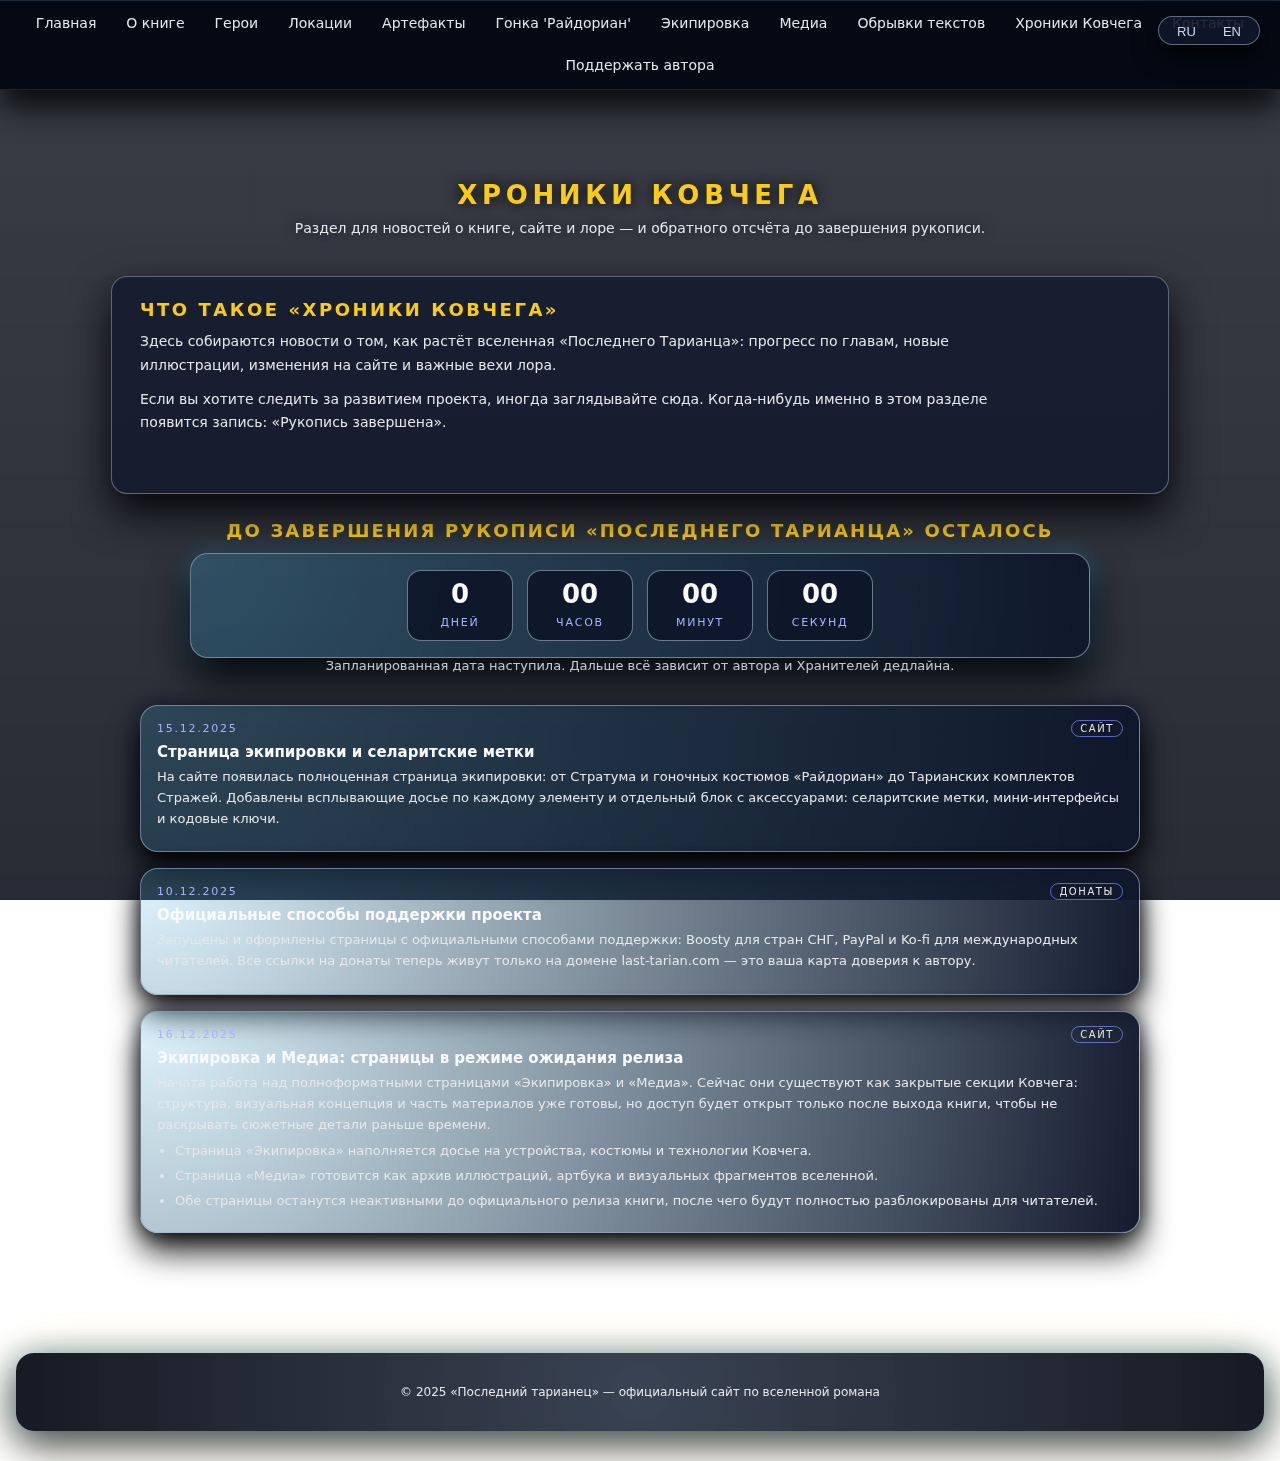
<file: chronicles.html>
<!DOCTYPE html>
<html lang="ru">
<head>
  <meta charset="UTF-8" />
  <meta name="viewport" content="width=device-width, initial-scale=1.0" />
  <title>Хроники Ковчега — Последний тарианец</title>
  <link rel="stylesheet" href="style.css" />

  <style>
    .chronicles-main {
      padding: 16px 16px 40px;
    }

    .chronicles-intro {
      max-width: 1000px;
      margin: 0 auto 26px;
    }

    .chronicles-intro h2 {
      margin: 0 0 10px;
      font-size: 18px;
      letter-spacing: 0.14em;
      text-transform: uppercase;
      color: #facc15;
    }

    .chronicles-intro p {
      margin: 0 0 10px;
      font-size: 14px;
      color: #e5e7eb;
      max-width: 860px;
    }

    /* ===== Таймер ===== */
    .countdown-section {
      margin: 24px auto 32px;
      max-width: 900px;
      text-align: center;
    }

    .countdown-section h2 {
      font-size: 18px;
      letter-spacing: 0.12em;
      text-transform: uppercase;
      color: #facc15;
      margin-bottom: 12px;
    }

    .countdown-section p {
      max-width: 680px;
      margin: 0 auto 18px;
      color: #e5e7eb;
    }

    .countdown-timer {
      display: flex;
      justify-content: center;
      gap: 14px;
      flex-wrap: wrap;
      padding: 16px 18px;
      border-radius: 18px;
      border: 1px solid rgba(148, 163, 184, 0.7);
      background:
        radial-gradient(circle at top left,
          rgba(56, 189, 248, 0.22),
          rgba(15, 23, 42, 0.98));
      box-shadow:
        0 18px 40px rgba(0, 0, 0, 0.95),
        0 0 24px rgba(56, 189, 248, 0.35);
    }

    .count-item {
      min-width: 80px;
      padding: 10px 12px;
      border-radius: 14px;
      border: 1px solid rgba(148, 163, 184, 0.7);
      background: rgba(15, 23, 42, 0.95);
    }

    .count-number {
      display: block;
      font-size: 26px;
      font-weight: 700;
      line-height: 1;
      margin-bottom: 4px;
      color: #f9fafb;
    }

    .count-label {
      font-size: 11px;
      letter-spacing: 0.16em;
      text-transform: uppercase;
      color: #a5b4fc;
    }

    .countdown-status {
      margin-top: 16px;
      font-size: 13px;
      color: #cbd5e1;
      opacity: 0.85;
    }

    @media (max-width: 480px) {
      .countdown-timer {
        padding: 12px;
        gap: 10px;
      }
      .count-item {
        min-width: 70px;
        padding: 8px 10px;
      }
      .count-number {
        font-size: 22px;
      }
    }

    /* ===== Лента хроник ===== */
    .chronicles-timeline {
      max-width: 1000px;
      margin: 0 auto 30px;
      display: flex;
      flex-direction: column;
      gap: 16px;
    }

    .chronicle-card {
      position: relative;
      border-radius: 18px;
      border: 1px solid rgba(148, 163, 184, 0.7);
      padding: 14px 16px 16px;
      background:
        radial-gradient(circle at top left,
          rgba(56, 189, 248, 0.16),
          rgba(15, 23, 42, 0.98));
      box-shadow:
        0 18px 32px rgba(0, 0, 0, 0.9),
        0 0 18px rgba(15, 23, 42, 0.8);
    }

    .chronicle-meta {
      display: flex;
      align-items: center;
      justify-content: space-between;
      gap: 8px;
      margin-bottom: 6px;
      font-size: 12px;
      color: #9ca3af;
    }

    .chronicle-date {
      letter-spacing: 0.16em;
      text-transform: uppercase;
      font-size: 11px;
      color: #a5b4fc;
    }

    .chronicle-tag {
      padding: 2px 8px;
      border-radius: 999px;
      border: 1px solid rgba(129, 140, 248, 0.7);
      font-size: 10px;
      letter-spacing: 0.16em;
      text-transform: uppercase;
      color: #e5e7eb;
      white-space: nowrap;
    }

    .chronicle-title {
      font-size: 15px;
      font-weight: 600;
      color: #f9fafb;
      margin: 0 0 6px;
    }

    .chronicle-body {
      font-size: 13px;
      color: #e5e7eb;
      line-height: 1.6;
    }

    .chronicle-body p {
      margin: 0 0 6px;
    }

    .chronicle-body ul {
      margin: 6px 0 0 18px;
      padding: 0;
    }

    .chronicle-body li {
      margin-bottom: 4px;
    }
  </style>
</head>
<body>

  <div class="lang-switch">
    <button onclick="setLang('ru')">RU</button>
    <button onclick="setLang('en')">EN</button>
  </div>

  <div class="page-overlay"></div>

  <!-- ГЛАВНОЕ МЕНЮ -->
  <nav class="main-nav">
    <a href="index.html"
       data-ru="Главная" data-en="Home">Главная</a>

    <a href="about.html"
       data-ru="О книге" data-en="About">О книге</a>

    <a href="characters.html"
       data-ru="Герои" data-en="Characters">Герои</a>

    <a href="locations.html"
       data-ru="Локации" data-en="Locations">Локации</a>

    <a href="artifacts.html"
       data-ru="Артефакты" data-en="Artifacts">Артефакты</a>

    <a href="rydorian.html"
       data-ru="Гонка 'Райдориан'" data-en="'Rydorian' Race">Гонка 'Райдориан'</a>

    <a href="equipment.html"
       data-ru="Экипировка" data-en="Equipment">Экипировка</a>

    <a href="media.html"
       data-ru="Медиа" data-en="Media">Медиа</a>

    <a href="fragments.html"
       data-ru="Обрывки текстов" data-en="Text fragments">Обрывки текстов</a>

    <a href="chronicles.html"
       data-ru="Хроники Ковчега" data-en="Ark Chronicles">Хроники Ковчега</a>

    <a href="contacts.html"
       data-ru="Контакты" data-en="Contacts">Контакты</a>

    <a href="donate.html"
       data-ru="Поддержать автора" data-en="Donate">Поддержать автора</a>
  </nav>

  <!-- ШАПКА -->
  <header class="subpage-header">
    <h1
      data-ru="Хроники Ковчега"
      data-en="Ark Chronicles"
    >
      Хроники Ковчега
    </h1>
    <p class="subpage-lead"
       data-ru="Раздел для новостей о книге, сайте и лоре — и обратного отсчёта до завершения рукописи."
       data-en="A place for news about the book, website, and lore — and a live countdown to the completed manuscript.">
      Раздел для новостей о книге, сайте и лоре — и обратного отсчёта до завершения рукописи.
    </p>
  </header>

  <!-- ОСНОВНОЙ КОНТЕНТ -->
  <main class="chronicles-main">
    <!-- Вступление -->
    <section class="text-block chronicles-intro">
      <h2
        data-ru="Что такое «Хроники Ковчега»"
        data-en="What are the Ark Chronicles"
      >
        Что такое «Хроники Ковчега»
      </h2>
      <p
        data-ru="Здесь собираются новости о том, как растёт вселенная «Последнего Тарианца»: прогресс по главам, новые иллюстрации, изменения на сайте и важные вехи лора."
        data-en="Here you’ll find updates on how the world of “The Last Tarian” is growing: chapter progress, new illustrations, website changes and important lore milestones."
      >
        Здесь собираются новости о том, как растёт вселенная «Последнего Тарианца»: прогресс по главам,
        новые иллюстрации, изменения на сайте и важные вехи лора.
      </p>
      <p
        data-ru="Если вы хотите следить за развитием проекта, иногда заглядывайте сюда. Когда-нибудь именно в этом разделе появится запись: «Рукопись завершена»."
        data-en="If you want to follow the project’s journey, drop by here from time to time. One day this section will show the entry: “The manuscript is finished.”"
      >
        Если вы хотите следить за развитием проекта, иногда заглядывайте сюда. Когда-нибудь именно в этом
        разделе появится запись: «Рукопись завершена».
      </p>
    </section>

    <!-- Таймер БЕЗ text-block -->
    <section class="countdown-section">
      <h2
        data-ru="До завершения рукописи «Последнего Тарианца» осталось"
        data-en="Time left until the Last Tarian manuscript is finished"
      >
        До завершения рукописи «Последнего Тарианца» осталось
      </h2>

      <div id="countdown" class="countdown-timer">
        <div class="count-item">
          <span id="countDays" class="count-number">0</span>
          <span class="count-label" data-ru="дней" data-en="days">дней</span>
        </div>
        <div class="count-item">
          <span id="countHours" class="count-number">00</span>
          <span class="count-label" data-ru="часов" data-en="hours">часов</span>
        </div>
        <div class="count-item">
          <span id="countMinutes" class="count-number">00</span>
          <span class="count-label" data-ru="минут" data-en="minutes">минут</span>
        </div>
        <div class="count-item">
          <span id="countSeconds" class="count-number">00</span>
          <span class="count-label" data-ru="секунд" data-en="seconds">секунд</span>
        </div>
      </div>

      <p id="countdownStatus"
         class="countdown-status"
         data-ru="Отсчёт идёт. Хранители дедлайна внимательно следят за автором."
         data-en="Countdown is running. The Keepers of the deadline are watching the author carefully.">
        Отсчёт идёт. Хранители дедлайна внимательно следят за автором.
      </p>
    </section>

    <!-- Лента новостей -->
    <section class="chronicles-timeline">
      <!-- Запись 1 -->
      <article class="chronicle-card">
        <div class="chronicle-meta">
          <span class="chronicle-date"
                data-ru="15.12.2025"
                data-en="2025-12-15">
            15.12.2025
          </span>
          <span class="chronicle-tag"
                data-ru="сайт"
                data-en="site">
            сайт
          </span>
        </div>
        <h3 class="chronicle-title"
            data-ru="Страница экипировки и селаритские метки"
            data-en="Equipment page and Selarite tags">
          Страница экипировки и селаритские метки
        </h3>
        <div class="chronicle-body">
          <p
            data-ru="На сайте появилась полноценная страница экипировки: от Стратума и гоночных костюмов «Райдориан» до Тарианских комплектов Стражей. Добавлены всплывающие досье по каждому элементу и отдельный блок с аксессуарами: селаритские метки, мини-интерфейсы и кодовые ключи."
            data-en="The site now has a full equipment page: from Stratum and Rydorian race suits to Tarien Guardian sets. Each item has a hover dossier, plus a dedicated accessories block with Selarite tags, mini-interfaces, and code keys."
          >
            На сайте появилась полноценная страница экипировки: от Стратума и гоночных костюмов
            «Райдориан» до Тарианских комплектов Стражей. Добавлены всплывающие досье по каждому элементу
            и отдельный блок с аксессуарами: селаритские метки, мини-интерфейсы и кодовые ключи.
          </p>
        </div>
      </article>

      <!-- Запись 2 -->
      <article class="chronicle-card">
        <div class="chronicle-meta">
          <span class="chronicle-date"
                data-ru="10.12.2025"
                data-en="2025-12-10">
            10.12.2025
          </span>
          <span class="chronicle-tag"
                data-ru="донаты"
                data-en="donations">
            донаты
          </span>
        </div>
        <h3 class="chronicle-title"
            data-ru="Официальные способы поддержки проекта"
            data-en="Official ways to support the project">
          Официальные способы поддержки проекта
        </h3>
        <div class="chronicle-body">
          <p
            data-ru="Запущены и оформлены страницы с официальными способами поддержки: Boosty для стран СНГ, PayPal и Ko-fi для международных читателей. Все ссылки на донаты теперь живут только на домене last-tarian.com — это ваша карта доверия к автору."
            data-en="Pages with official support methods are now live: Boosty for CIS countries, PayPal and Ko-fi for international readers. All donation links now live only on the last-tarian.com domain—your trust map to the real author."
          >
            Запущены и оформлены страницы с официальными способами поддержки: Boosty для стран СНГ,
            PayPal и Ko-fi для международных читателей. Все ссылки на донаты теперь живут только на
            домене last-tarian.com — это ваша карта доверия к автору.
          </p>
        </div>
      </article>

      <!-- Запись: страницы Экипировка и Медиа -->
      <article class="chronicle-card">
        <div class="chronicle-meta">
          <span class="chronicle-date"
                data-ru="16.12.2025"
                data-en="2025-12-16">
            16.12.2025
          </span>
          <span class="chronicle-tag"
                data-ru="сайт"
                data-en="site">
            сайт
          </span>
        </div>

        <h3 class="chronicle-title"
            data-ru="Экипировка и Медиа: страницы в режиме ожидания релиза"
            data-en="Equipment & Media: pages in pre-release standby">
          Экипировка и Медиа: страницы в режиме ожидания релиза
        </h3>

        <div class="chronicle-body">
          <p
            data-ru="Начата работа над полноформатными страницами «Экипировка» и «Медиа». Сейчас они существуют как закрытые секции Ковчега: структура, визуальная концепция и часть материалов уже готовы, но доступ будет открыт только после выхода книги, чтобы не раскрывать сюжетные детали раньше времени."
            data-en="Work has begun on the full-format “Equipment” and “Media” pages. For now they exist as sealed Ark sections: structure, visual concepts and part of the materials are ready, but access will open only after the book’s release to avoid revealing story details too early."
          >
            Начата работа над полноформатными страницами «Экипировка» и «Медиа». Сейчас они существуют как закрытые секции Ковчега: структура, визуальная концепция и часть материалов уже готовы, но доступ будет открыт только после выхода книги, чтобы не раскрывать сюжетные детали раньше времени.
          </p>

          <ul>
            <li
              data-ru="Страница «Экипировка» наполняется досье на устройства, костюмы и технологии Ковчега."
              data-en="The “Equipment” page is being filled with dossiers on devices, suits and Ark technologies."
            >
              Страница «Экипировка» наполняется досье на устройства, костюмы и технологии Ковчега.
            </li>
            <li
              data-ru="Страница «Медиа» готовится как архив иллюстраций, артбука и визуальных фрагментов вселенной."
              data-en="The “Media” page is being prepared as an archive of illustrations, artbook content and visual fragments of the universe."
            >
              Страница «Медиа» готовится как архив иллюстраций, артбука и визуальных фрагментов вселенной.
            </li>
            <li
              data-ru="Обе страницы останутся неактивными до официального релиза книги, после чего будут полностью разблокированы для читателей."
              data-en="Both pages will stay inactive until the official book release, after which they’ll be fully unlocked for readers."
            >
              Обе страницы останутся неактивными до официального релиза книги, после чего будут полностью разблокированы для читателей.
            </li>
          </ul>
        </div>
      </article>

    </section>
  </main>

  <footer class="site-footer">
    <p data-ru="© 2025 «Последний тарианец» — официальный сайт по вселенной романа"
       data-en="© 2025 “The Last Tarian” — official site to the world of the novel">
      © 2025 «Последний тарианец» — официальный сайт по вселенной романа
    </p>
  </footer>

  <!-- Скрипт языка -->
  <script src="lang.js"></script>
  <!-- Пасхалки -->
  <script src="easter-eggs.js"></script>

  <!-- Таймер -->
  <script>
    const BOOK_DEADLINE = "2026-03-31T23:59:59+05:00";

    function getLang() {
      const l = (localStorage.getItem("lang") || "ru").toLowerCase();
      return (l === "en") ? "en" : "ru";
    }

    function startCountdown() {
      const target = new Date(BOOK_DEADLINE).getTime();
      if (isNaN(target)) return;

      const daysEl    = document.getElementById("countDays");
      const hoursEl   = document.getElementById("countHours");
      const minutesEl = document.getElementById("countMinutes");
      const secondsEl = document.getElementById("countSeconds");
      const statusEl  = document.getElementById("countdownStatus");

      function setFinishedText() {
        const lang = getLang();
        const ruText = "Запланированная дата наступила. Дальше всё зависит от автора и Хранителей дедлайна.";
        const enText = "The target date has come. From here it’s up to the author and the Keepers of the deadline.";
        statusEl.setAttribute("data-ru", ruText);
        statusEl.setAttribute("data-en", enText);
        statusEl.textContent = (lang === "ru") ? ruText : enText;
      }

      function setRunningText() {
        const lang = getLang();
        const ruText = "Отсчёт идёт. Хранители дедлайна внимательно следят за автором.";
        const enText = "Countdown is running. The Keepers of the deadline are watching the author carefully.";
        statusEl.setAttribute("data-ru", ruText);
        statusEl.setAttribute("data-en", enText);
        statusEl.textContent = (lang === "ru") ? ruText : enText;
      }

      function update() {
        const now = Date.now();
        const diff = target - now;

        if (diff <= 0) {
          daysEl.textContent = "0";
          hoursEl.textContent = "00";
          minutesEl.textContent = "00";
          secondsEl.textContent = "00";
          setFinishedText();
          clearInterval(timerId);
          return;
        }

        const totalSec = Math.floor(diff / 1000);
        const days     = Math.floor(totalSec / (24 * 60 * 60));
        const hours    = Math.floor((totalSec % (24 * 60 * 60)) / 3600);
        const minutes  = Math.floor((totalSec % 3600) / 60);
        const seconds  = totalSec % 60;

        daysEl.textContent    = days;
        hoursEl.textContent   = String(hours).padStart(2, "0");
        minutesEl.textContent = String(minutes).padStart(2, "0");
        secondsEl.textContent = String(seconds).padStart(2, "0");

        setRunningText();
      }

      update();
      const timerId = setInterval(update, 1000);

      document.querySelectorAll(".lang-switch button").forEach(btn => {
        btn.addEventListener("click", () => {
          const isZero =
            daysEl.textContent === "0" &&
            hoursEl.textContent === "00" &&
            minutesEl.textContent === "00" &&
            secondsEl.textContent === "00";

          if (isZero) setFinishedText();
          else setRunningText();
        });
      });
    }

    document.addEventListener("DOMContentLoaded", startCountdown);
  </script>
</body>
</html>
</file>
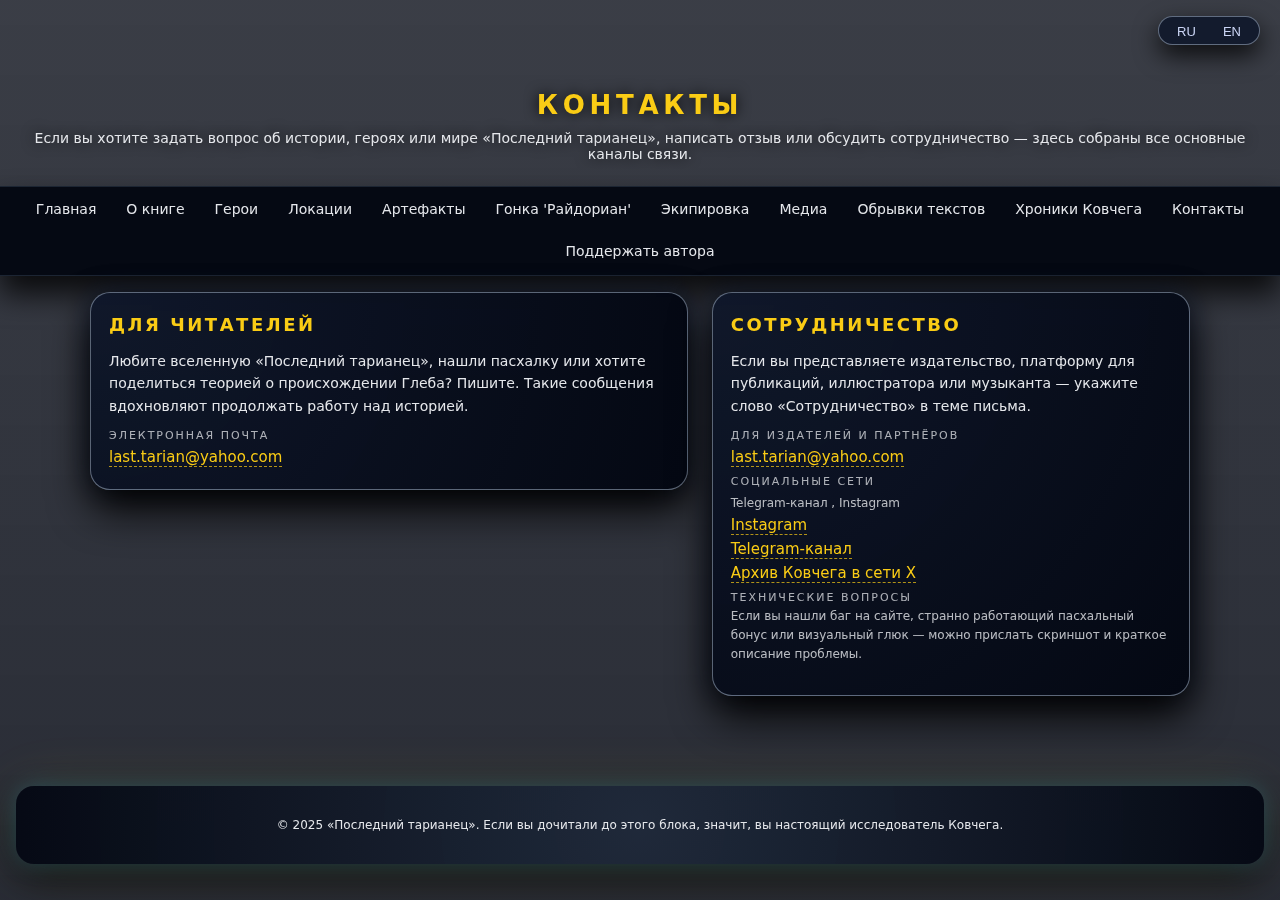
<file: contacts.html>
<!DOCTYPE html> 
<html lang="ru">
<head>
  <meta charset="UTF-8" />
  <meta name="viewport" content="width=device-width, initial-scale=1.0" />
  <title>Контакты — Последний тарианец</title>
  <link rel="stylesheet" href="style.css" />

  <style>
    .contacts-main {
      padding: 16px 16px 40px;
    }

    .contacts-grid {
      max-width: 1100px;
      margin: 0 auto;
      display: grid;
      gap: 24px;
      grid-template-columns: minmax(0, 2fr) minmax(0, 1.6fr);
      align-items: flex-start;
    }

    .contact-block {
      position: relative;
      padding: 18px 18px 20px;
      border-radius: 20px;
      background: radial-gradient(circle at top left,
                  rgba(15, 23, 42, 0.96),
                  rgba(3, 7, 18, 0.98));
      box-shadow:
        0 20px 40px rgba(0, 0, 0, 0.95),
        0 0 24px rgba(15, 23, 42, 0.9);
      border: 1px solid rgba(148, 163, 184, 0.6);
      font-size: 14px;
      line-height: 1.6;
    }

    .contact-block h2 {
      margin-top: 0;
      margin-bottom: 10px;
      font-size: 18px;
      letter-spacing: 0.14em;
      text-transform: uppercase;
      color: #facc15;
    }

    .contact-block p {
      margin: 0 0 10px;
    }

    .contact-meta {
      font-size: 12px;
      opacity: 0.8;
      margin-top: 4px;
    }

    .contact-list {
      list-style: none;
      padding: 0;
      margin: 8px 0 0;
      font-size: 14px;
    }

    .contact-list li + li {
      margin-top: 4px;
    }

    .contact-label {
      font-size: 11px;
      letter-spacing: 0.18em;
      text-transform: uppercase;
      opacity: 0.75;
    }

    .contact-highlight {
      font-size: 15px;
      font-weight: 500;
      color: #e5e7eb;
    }

    .contact-highlight a {
      color: #facc15;
      text-decoration: none;
      border-bottom: 1px dashed rgba(250, 204, 21, 0.7);
    }

    .contact-highlight a:hover {
      border-bottom-style: solid;
    }

    @media (max-width: 900px) {
      .contacts-grid {
        grid-template-columns: minmax(0, 1fr);
      }
    }

    @media (max-width: 600px) {
      .contact-block {
        font-size: 13px;
        padding: 16px 14px 18px;
      }

      .contact-block h2 {
        font-size: 16px;
      }
    }
  </style>
</head>
<body>

  <!-- затемняющий слой -->
  <div class="page-overlay"></div>

  <!-- языковая панель -->
  <div class="lang-switch">
    <button onclick="setLang('ru')">RU</button>
    <button onclick="setLang('en')">EN</button>
  </div>

  <!-- шапка страницы -->
  <header class="subpage-header">
    <h1 data-ru="Контакты"
        data-en="Contacts">
      Контакты
    </h1>
    <p class="subpage-lead"
       data-ru="Если вы хотите задать вопрос об истории, героях или мире «Последний тарианец», написать отзыв или обсудить сотрудничество — здесь собраны все основные каналы связи."
       data-en="If you’d like to ask about the story, characters or world of “The Last Tarian”, share your thoughts or discuss collaboration, this page lists the main ways to get in touch.">
      Если вы хотите задать вопрос об истории, героях или мире «Последний тарианец», написать отзыв или обсудить сотрудничество — здесь собраны все основные каналы связи.
    </p>
  </header>

   <!-- ГЛАВНОЕ МЕНЮ -->
  <nav class="main-nav">
    <a href="index.html"
       data-ru="Главная" data-en="Home">Главная</a>

    <a href="about.html"
       data-ru="О книге" data-en="About">О книге</a>

    <a href="characters.html"
       data-ru="Герои" data-en="Characters">Герои</a>

    <a href="locations.html"
       data-ru="Локации" data-en="Locations">Локации</a>

    <a href="artifacts.html"
       data-ru="Артефакты" data-en="Artifacts">Артефакты</a>

    <a href="rydorian.html"
       data-ru="Гонка 'Райдориан'" data-en="'Rydorian' Race">Гонка 'Райдориан'</a>

    <a href="equipment.html"
       data-ru="Экипировка" data-en="Equipment">Экипировка</a>

    <a href="media.html"
       data-ru="Медиа" data-en="Media">Медиа</a>

    <a href="fragments.html"
       data-ru="Обрывки текстов" data-en="Text fragments">Обрывки текстов</a>

    <a href="chronicles.html"
       data-ru="Хроники Ковчега" data-en="Ark Chronicles">Хроники Ковчега</a>

    <a href="contacts.html"
       data-ru="Контакты" data-en="Contacts">Контакты</a>

    <a href="donate.html"
       data-ru="Поддержать автора" data-en="Donate">Поддержать автора</a>
  </nav>

  <main class="about-main contacts-main">

    <section class="contacts-grid">

      <!-- Блок для читателей -->
      <article class="contact-block">
        <h2 data-ru="Для читателей" data-en="For readers">
          Для читателей
        </h2>
        <p data-ru="Любите вселенную «Последний тарианец», нашли пасхалку или хотите поделиться теорией о происхождении Глеба? Пишите. Такие сообщения вдохновляют продолжать работу над историей."
           data-en="Enjoy the world of “The Last Tarian”, found an Easter egg or want to share a theory about Gleb’s origin? Feel free to write. Messages like that help fuel the work on the story.">
          Любите вселенную «Последний тарианец», нашли пасхалку или хотите поделиться теорией о происхождении Глеба? Пишите. Такие сообщения вдохновляют продолжать работу над историей.
        </p>

        <ul class="contact-list">
          <li>
            <div class="contact-label"
                 data-ru="Электронная почта" data-en="Email">
              Электронная почта
            </div>
            <div class="contact-highlight">
              <a href="mailto:last.tarian@yahoo.com"
                 data-ru="last.tarian@yahoo.com"
                 data-en="last.tarian@yahoo.com">
                last.tarian@yahoo.com
              </a>
            </div>
          </li>
        </ul>
      </article>

      <!-- Блок для сотрудничества -->
      <article class="contact-block">
        <h2 data-ru="Сотрудничество" data-en="Collaboration">
          Сотрудничество
        </h2>
        <p data-ru="Если вы представляете издательство, платформу для публикаций, иллюстратора или музыканта — укажите слово «Сотрудничество» в теме письма."
           data-en="If you represent a publisher, a platform, an illustrator or a musician — include “Collaboration” in the subject line.">
          Если вы представляете издательство, платформу для публикаций, иллюстратора или музыканта — укажите слово «Сотрудничество» в теме письма.
        </p>

        <ul class="contact-list">
          <li>
            <div class="contact-label"
                 data-ru="Для издателей и партнёров"
                 data-en="For publishers & partners">
              Для издателей и партнёров
            </div>
            <div class="contact-highlight">
             
              <a href="last.tarian@yahoo.com"
                 data-ru="last.tarian@yahoo.com"
                 data-en="last.tarian@yahoo.com">
                last.tarian@yahoo.com
              </a>
            </div>
            
          </li>

          <li>
  <div class="contact-label"
       data-ru="Социальные сети" data-en="Social media">
    Социальные сети
  </div>

  <div class="contact-meta"
       data-ru="Telegram-канал , Instagram "
       data-en="Telegram channel, Instagram ">
    Telegram-канал, Instagram.
  </div>

  <div class="contact-highlight">
        <a href="https://instagram.com/author_last_tarian"
     target="_blank"
     data-ru="Instagram" data-en="Instagram">
     Instagram
  </a>
    </a><br>

    <a href="https://t.me/last_tarian"
       target="_blank"
       rel="noopener"
       data-ru="Telegram-канал"
       data-en="Telegram channel">
      Telegram-канал
     </a><br>

<a href="https://x.com/AlexLyarKnox"
   target="_blank"
   rel="noopener"
   data-ru="Архив Ковчега в сети X"
   data-en="Ark archive on X">
  Архив Ковчега в сети X
</a>
    
  </div>
</li>

          <li>
            <div class="contact-label"
                 data-ru="Технические вопросы" data-en="Technical questions">
              Технические вопросы
            </div>
            <p class="contact-meta"
               data-ru="Если вы нашли баг на сайте, странно работающий пасхальный бонус или визуальный глюк — можно прислать скриншот и краткое описание проблемы."
               data-en="If you notice a bug on the site, a misbehaving Easter egg or a visual glitch feel free to send a screenshot and a short description.">
              Если вы нашли баг на сайте, странно работающий пасхальный бонус или визуальный глюк, то можно прислать скриншот и краткое описание проблемы.
            </p>
          </li>
        </ul>
      </article>

    </section>

  </main>

  <footer class="site-footer">
    <p data-ru="© 2025 «Последний тарианец». Если вы дочитали до этого блока, значит, вы настоящий исследователь Ковчега."
       data-en="© 2025 “The Last Tarian”. If you’ve scrolled this far, you’re a true Ark researcher.">
      © 2025 «Последний тарианец». Если вы дочитали до этого блока, значит, вы настоящий исследователь Ковчега.
    </p>
  </footer>

  <script src="lang.js"></script>
</body>
</html>
</file>
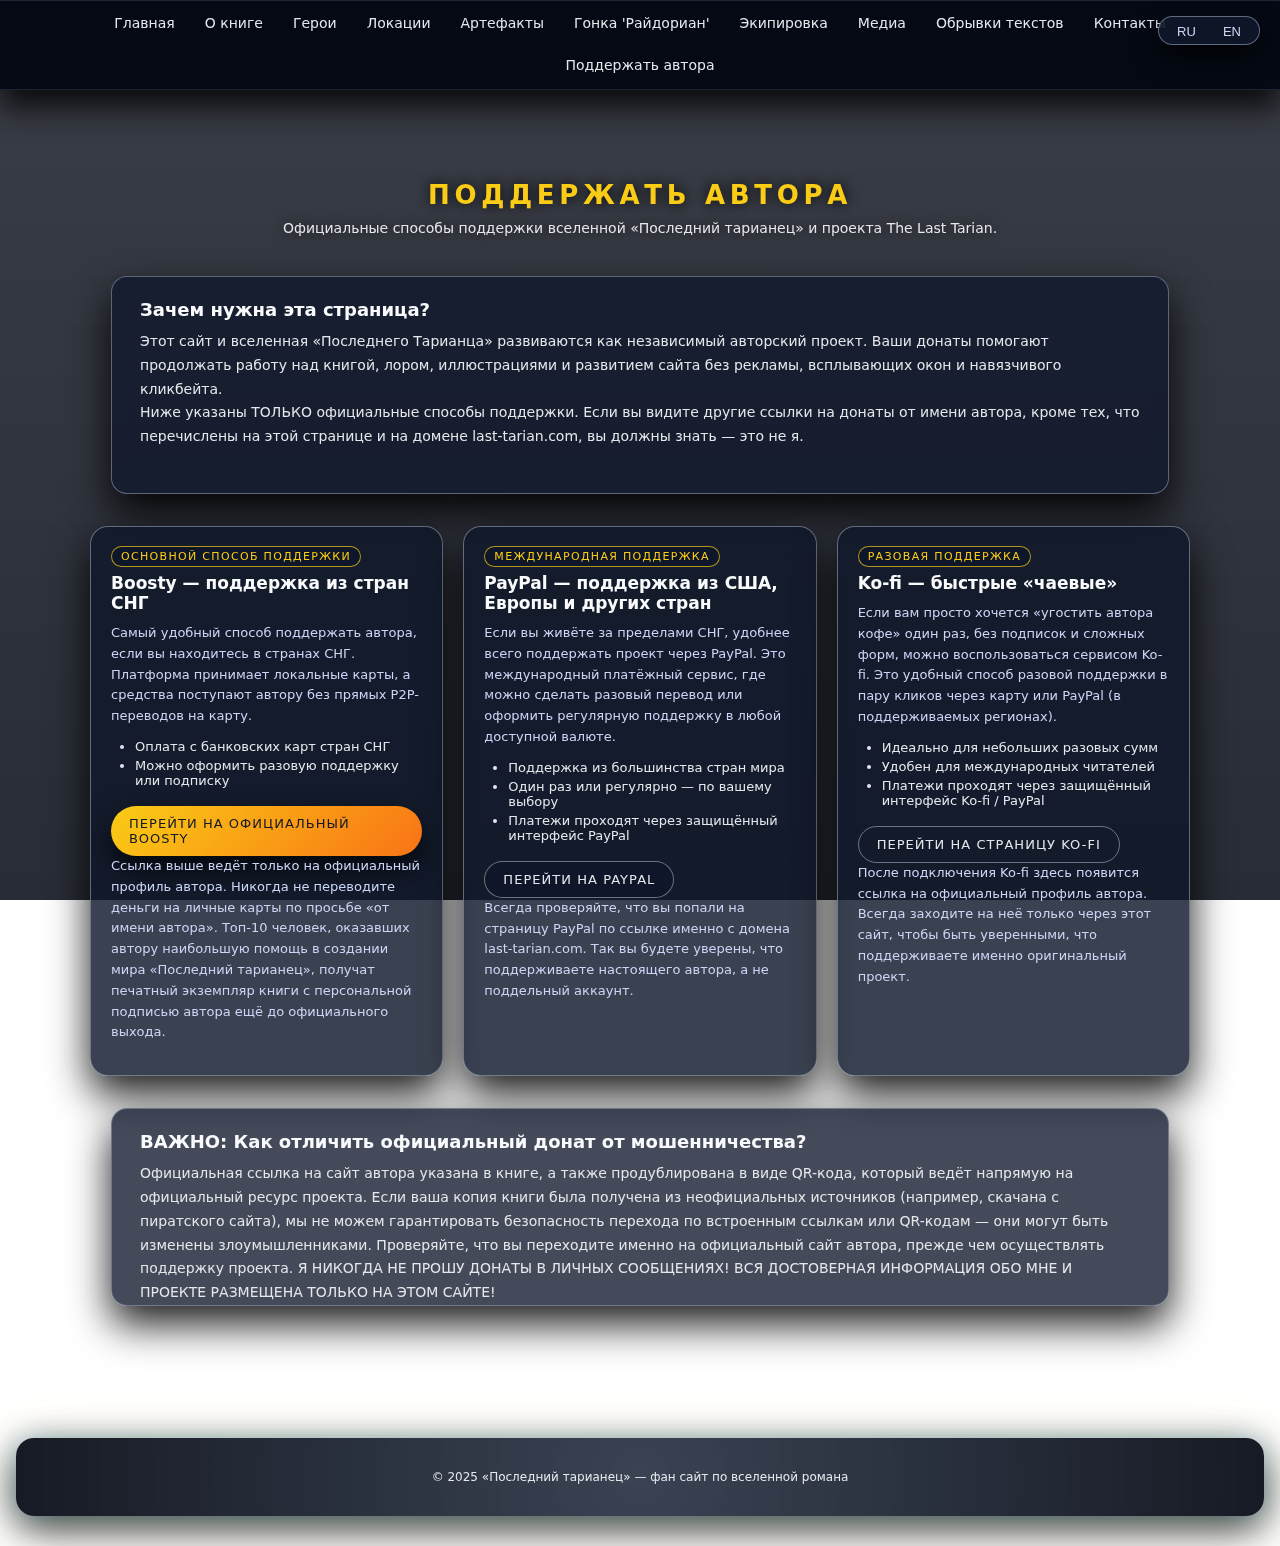
<file: donate.html>
<!DOCTYPE html>
<html lang="ru">
<head>
  <meta charset="UTF-8" />
  <meta name="viewport" content="width=device-width, initial-scale=1.0" />
  <title>Поддержать автора — Последний тарианец</title>
  <link rel="stylesheet" href="style.css" />
</head>
<body>

  <div class="lang-switch">
    <button onclick="setLang('ru')">RU</button>
    <button onclick="setLang('en')">EN</button>
  </div>

  <div class="page-overlay"></div>

  <!-- ГЛАВНОЕ МЕНЮ -->
  <nav class="main-nav">
    <a href="index.html"
       data-ru="Главная" data-en="Home">Главная</a>

    <a href="about.html"
       data-ru="О книге" data-en="About">О книге</a>

    <a href="characters.html"
       data-ru="Герои" data-en="Characters">Герои</a>

    <a href="locations.html"
       data-ru="Локации" data-en="Locations">Локации</a>

    <a href="artifacts.html"
       data-ru="Артефакты" data-en="Artifacts">Артефакты</a>

    <a href="rydorian.html"
       data-ru="Гонка 'Райдориан'" data-en="'Rydorian' Race">Гонка 'Райдориан'</a>

    <a href="equipment.html"
       data-ru="Экипировка" data-en="Equipment">
      Экипировка
    </a>

    <a href="media.html"
       data-ru="Медиа" data-en="Media">Медиа</a>

    <a href="fragments.html"
       data-ru="Обрывки текстов" data-en="Text fragments">
      Обрывки текстов
    </a>

    <a href="contacts.html"
       data-ru="Контакты" data-en="Contacts">Контакты</a>

    <a href="donate.html"
       data-ru="Поддержать автора" data-en="Donate">Поддержать автора</a>
  </nav>

  <!-- ШАПКА СТРАНИЦЫ -->
  <header class="subpage-header">
    <h1
      data-ru="Поддержать автора"
      data-en="Support the Author"
    >
      Поддержать автора
    </h1>
    <p class="subpage-lead"
       data-ru="Официальные способы поддержки вселенной «Последний тарианец» и проекта The Last Tarian."
       data-en="Official ways to support the world of “The Last Tarian” and the Last Tarian project.">
      Официальные способы поддержки вселенной «Последний тарианец» и проекта The Last Tarian.
    </p>
  </header>

  <!-- ОСНОВНОЙ КОНТЕНТ -->
  <main class="donate-main">
    <!-- ВСТУПИТЕЛЬНЫЙ БЛОК -->
    <section class="text-block donate-intro">
      <h2
        data-ru="Зачем нужна эта страница?"
        data-en="Why this page exists"
      >
        Зачем нужна эта страница?
      </h2>
      <p
        data-ru="Этот сайт и вселенная «Последнего Тарианца» развиваются как независимый авторский проект. Ваши донаты помогают продолжать работу над книгой, лором, иллюстрациями и развитием сайта без рекламы, всплывающих окон и навязчивого кликбейта."
        data-en="This site and the world of the Last Tarian are developed as an independent author project. Your support helps to continue work on the book, lore, illustrations and the website — without ads, pop-ups or clickbait."
      >
        Этот сайт и вселенная «Последнего Тарианца» развиваются как независимый авторский
        проект. Ваши донаты помогают продолжать работу над книгой, лором, иллюстрациями и
        развитием сайта без рекламы, всплывающих окон и навязчивого кликбейта.
      </p>
      <p
        data-ru="Ниже указаны ТОЛЬКО официальные способы поддержки. Если вы видите другие ссылки на донаты от имени автора, кроме тех, что перечислены на этой странице и на домене last-tarian.com, вы должны знать — это не я."
        data-en="Below are the ONLY official ways to support this project. If you see any other donation links supposedly from the author that are not listed on this page and not on the last-tarian.com domain, that is not me."
      >
        Ниже указаны ТОЛЬКО официальные способы поддержки. Если вы видите другие ссылки на донаты
        от имени автора, кроме тех, что перечислены на этой странице и на домене
        <strong>last-tarian.com</strong>, — вы должны знать — это не я.
      </p>
    </section>

    <!-- СЕТКА СПОСОБОВ ПОДДЕРЖКИ -->
    <section class="donate-grid">
      <!-- 1. BOOSTY (основной) -->
      <article class="donate-card">
        <div class="donate-badge"
             data-ru="Основной способ поддержки"
             data-en="Primary support option">
          Основной способ поддержки
        </div>

        <h2
          data-ru="Boosty — поддержка из стран СНГ"
          data-en="Boosty — support from CIS countries"
        >
          Boosty — поддержка из стран СНГ
        </h2>

        <p
          data-ru="Самый удобный способ поддержать автора, если вы находитесь в странах СНГ. Платформа принимает локальные карты, а средства поступают автору без прямых P2P-переводов на карту."
          data-en="The most convenient way to support the author if you are in CIS countries. The platform accepts local bank cards, and funds reach the author without direct P2P card-to-card transfers."
        >
          Самый удобный способ поддержать автора, если вы находитесь в странах СНГ. Платформа принимает локальные карты, а средства поступают автору без
          прямых P2P-переводов на карту.
        </p>

        <ul class="donate-list">
          <li data-ru="Оплата с банковских карт стран СНГ" data-en="Payments with CIS bank cards">
            Оплата с банковских карт стран СНГ
          </li>
          <li data-ru="Можно оформить разовую поддержку или подписку" data-en="One-time or recurring support">
            Можно оформить разовую поддержку или подписку
          </li>
        </ul>

        <a
          href="https://boosty.to/last.tarian"
          class="donate-btn primary"
          data-ru="Перейти на официальный Boosty"
          data-en="Go to official Boosty"
        >
          Перейти на официальный Boosty
        </a>

        <p class="donate-note"
           data-ru="Ссылка выше ведёт только на официальный профиль автора. Никогда не переводите деньги на личные карты по просьбе «от имени автора». Топ-10 человек, оказавших автору наибольшую помощь в создании мира «Последний тарианец», получат печатный экземпляр книги с персональной подписью автора ещё до официального выхода."
           data-en="The link above leads only to the author’s official profile. Never send money directly to personal cards if someone claims to be the author. The top 10 contributors who help develop the world of “The Last Tarian” will receive a printed copy of the book, personally signed by the author — before its official release."
        >
          Ссылка выше ведёт только на официальный профиль автора. Никогда не переводите деньги на личные карты по просьбе «от имени автора».<br />
          ТОП-10 человек, оказавших автору наибольшую помощь в создании мира «Последний тарианец», получат печатный экземпляр книги с персональной подписью автора ещё до официального выхода.
        </p>
      </article>

      <!-- 2. PAYPAL (международный) -->
      <article class="donate-card">
        <div class="donate-badge"
             data-ru="Международная поддержка"
             data-en="International support">
          Международная поддержка
        </div>

        <h2
          data-ru="PayPal — поддержка из США, Европы и других стран"
          data-en="PayPal — support from US, EU and worldwide"
        >
          PayPal — поддержка из США, Европы и других стран
        </h2>

        <p
          data-ru="Если вы живёте за пределами СНГ, удобнее всего поддержать проект через PayPal. Это международный платёжный сервис, где можно сделать разовый перевод или оформить регулярную поддержку в любой доступной валюте."
          data-en="If you live outside the CIS region, the easiest way to support the project is via PayPal. It’s an international payment service that allows one-time or recurring contributions in many currencies."
        >
          Если вы живёте за пределами СНГ, удобнее всего поддержать проект через PayPal. Это международный платёжный сервис, где можно сделать разовый перевод или оформить регулярную поддержку в любой доступной валюте.
        </p>

        <ul class="donate-list">
          <li data-ru="Поддержка из большинства стран мира" data-en="Support from most countries worldwide">
            Поддержка из большинства стран мира
          </li>
          <li data-ru="Один раз или регулярно — по вашему выбору" data-en="One-time or recurring — up to you">
            Один раз или регулярно — по вашему выбору
          </li>
          <li data-ru="Платежи проходят через защищённый интерфейс PayPal" data-en="Payments go through PayPal’s secure interface">
            Платежи проходят через защищённый интерфейс PayPal
          </li>
        </ul>

        <a
          href="https://paypal.me/AlexeyMorozan"
          class="donate-btn secondary"
          data-ru="Перейти на PayPal"
          data-en="Go to PayPal"
        >
          Перейти на PayPal
        </a>

        <p class="donate-note"
           data-ru="Всегда проверяйте, что вы попали на страницу PayPal по ссылке именно с домена last-tarian.com. Так вы будете уверены, что поддерживаете настоящего автора, а не поддельный аккаунт."
           data-en="Always make sure you reached the PayPal page via a link from the last-tarian.com domain. This way you know you are supporting the real author, not an impersonator."
        >
          Всегда проверяйте, что вы перешли на PayPal по ссылке именно с домена <strong>last-tarian.com</strong>. Так вы будете уверены, что поддерживаете настоящего автора, а не поддельный аккаунт.
        </p>
      </article>

      <!-- 3. KO-FI (разовая поддержка / «кофе») -->
      <article class="donate-card">
        <div class="donate-badge"
             data-ru="Разовая поддержка"
             data-en="One-time support">
          Разовая поддержка
        </div>

        <h2
          data-ru="Ko-fi — быстрые «чаевые»"
          data-en="Ko-fi — quick tips"
        >
          Ko-fi — быстрые «чаевые»
        </h2>

        <p
          data-ru="Если вам просто хочется «угостить автора кофе» один раз, без подписок и сложных форм, можно воспользоваться сервисом Ko-fi. Это удобный способ разовой поддержки в пару кликов через карту или PayPal (в поддерживаемых регионах)."
          data-en="If you just want to ‘buy the author a coffee’ once, without subscriptions or complex forms, you can use Ko-fi. It’s a convenient way to send a one-time tip in a couple of clicks using a card or PayPal (where available)."
        >
          Если вам просто хочется «угостить автора кофе» один раз, без подписок и сложных форм, можно воспользоваться сервисом Ko-fi. Это удобный способ разовой поддержки в пару кликов через карту или PayPal (в поддерживаемых регионах).
        </p>

        <ul class="donate-list">
          <li data-ru="Идеально для небольших разовых сумм" data-en="Perfect for small one-time tips">
            Идеально для небольших разовых сумм
          </li>
          <li data-ru="Удобен для международных читателей" data-en="Convenient for international readers">
            Удобен для международных читателей
          </li>
          <li data-ru="Платежи проходят через защищённый интерфейс Ko-fi / PayPal" data-en="Payments go through Ko-fi / PayPal secure interface">
            Платежи проходят через защищённый интерфейс Ko-fi / PayPal
          </li>
        </ul>

        <a
          href="https://ko-fi.com/author_the_last_tarian"
          class="donate-btn ghost"
          data-ru="Перейти на страницу Ko-fi"
          data-en="Go to Ko-fi page"
        >
          Перейти на страницу Ko-fi
        </a>

        <p class="donate-note"
           data-ru="После подключения Ko-fi здесь появится ссылка на официальный профиль автора. Всегда заходите на неё только через этот сайт, чтобы быть уверенными, что поддерживаете именно оригинальный проект."
           data-en="Once Ko-fi is fully set up, this block will contain a link to the author’s official Ko-fi profile. Always follow it from this website to be sure you’re supporting the original project."
        >
          После подключения Ko-fi здесь появится ссылка на официальный профиль автора. Всегда переходите на неё только с домена <strong>last-tarian.com</strong>, чтобы быть уверенными, что поддерживаете именно оригинальный проект.
        </p>
      </article>
    </section>

    <!-- БЛОК БЕЗОПАСНОСТИ -->
    <section class="text-block donate-security">
      <h2
        data-ru="ВАЖНО: Как отличить официальный донат от мошенничества?"
        data-en="IMPORTANT: How to tell official support from scams?"
      >
        Как отличить официальный донат от мошенничества?
      </h2>
      <p
        data-ru="Официальная ссылка на сайт автора указана в книге, а также продублирована в виде QR-кода, который ведёт напрямую на официальный ресурс проекта. Если ваша копия книги была получена из неофициальных источников (например, скачана с пиратского сайта), мы не можем гарантировать безопасность перехода по встроенным ссылкам или QR-кодам — они могут быть изменены злоумышленниками. Проверяйте, что вы переходите именно на официальный сайт автора, прежде чем осуществлять поддержку проекта. Я НИКОГДА НЕ ПРОШУ ДОНАТЫ В ЛИЧНЫХ СООБЩЕНИЯХ! ВСЯ ДОСТОВЕРНАЯ ИНФОРМАЦИЯ ОБО МНЕ И ПРОЕКТЕ РАЗМЕЩЕНА ТОЛЬКО НА ЭТОМ САЙТЕ!"
        data-en="The official link to the author’s website is provided in the book and duplicated as a QR code that leads directly to the project’s official page. If your copy of the book was obtained from an unofficial source (for example, from a pirate website), we cannot guarantee the safety or authenticity of any embedded links or QR codes — they may be altered by third parties. Always make sure you are visiting the author’s official website before making any contribution to the project. I WILL NEVER ASK FOR DONATIONS IN PRIVATE MESSAGES! ALL VERIFIED INFORMATION ABOUT ME AND THE PROJECT IS AVAILABLE ONLY ON THIS WEBSITE!"
      >
        Официальная ссылка на сайт автора указана в книге, а также продублирована в виде QR-кода,
        который ведёт напрямую на официальный ресурс проекта.

        Если ваша копия книги была получена из неофициальных источников (например, скачана с
        пиратского сайта), мы не можем гарантировать безопасность перехода по встроенным ссылкам
        или QR-кодам. Они могут быть изменены злоумышленниками.

        Проверяйте, что вы переходите именно на официальный сайт автора, прежде чем осуществлять
        поддержку проекта. Я НИКОГДА НЕ ПРОШУ ДОНАТЫ В ЛИЧНЫХ СООБЩЕНИЯХ! ВСЯ ДОСТОВЕРНАЯ ИНФОРМАЦИЯ
        ОБО МНЕ И ПРОЕКТЕ РАЗМЕЩЕНА ТОЛЬКО НА ЭТОМ САЙТЕ!
      </p>
      <p
        data-ru="Если вы сомневаетесь в ссылке, всегда вернитесь на сайт и откройте раздел «Поддержать автора» вручную — так вы точно не попадёте на поддельную страницу."
        data-en="If you ever doubt a link, always return to the website and open the ‘Support the Author’ section manually — this way you will not end up on a fake page."
      >
        Если вы сомневаетесь в ссылке, всегда вернитесь на сайт и откройте раздел
        «Поддержать автора» вручную — так вы точно не попадёте на поддельную страницу.
      </p>
    </section>
  </main>

  <footer class="site-footer">
    <p data-ru="© 2025 «Последний тарианец» — фан сайт по вселенной романа"
       data-en="© 2025 “The Last Tarian” — fan site to the world of the novel">
      © 2025 «Последний тарианец» — фан сайт по вселенной романа
    </p>
  </footer>

  <!-- Скрипт языка -->
  <script src="lang.js"></script>
  <!-- Пасхалки -->
  <script src="easter-eggs.js"></script>
</body>
</html>
</file>
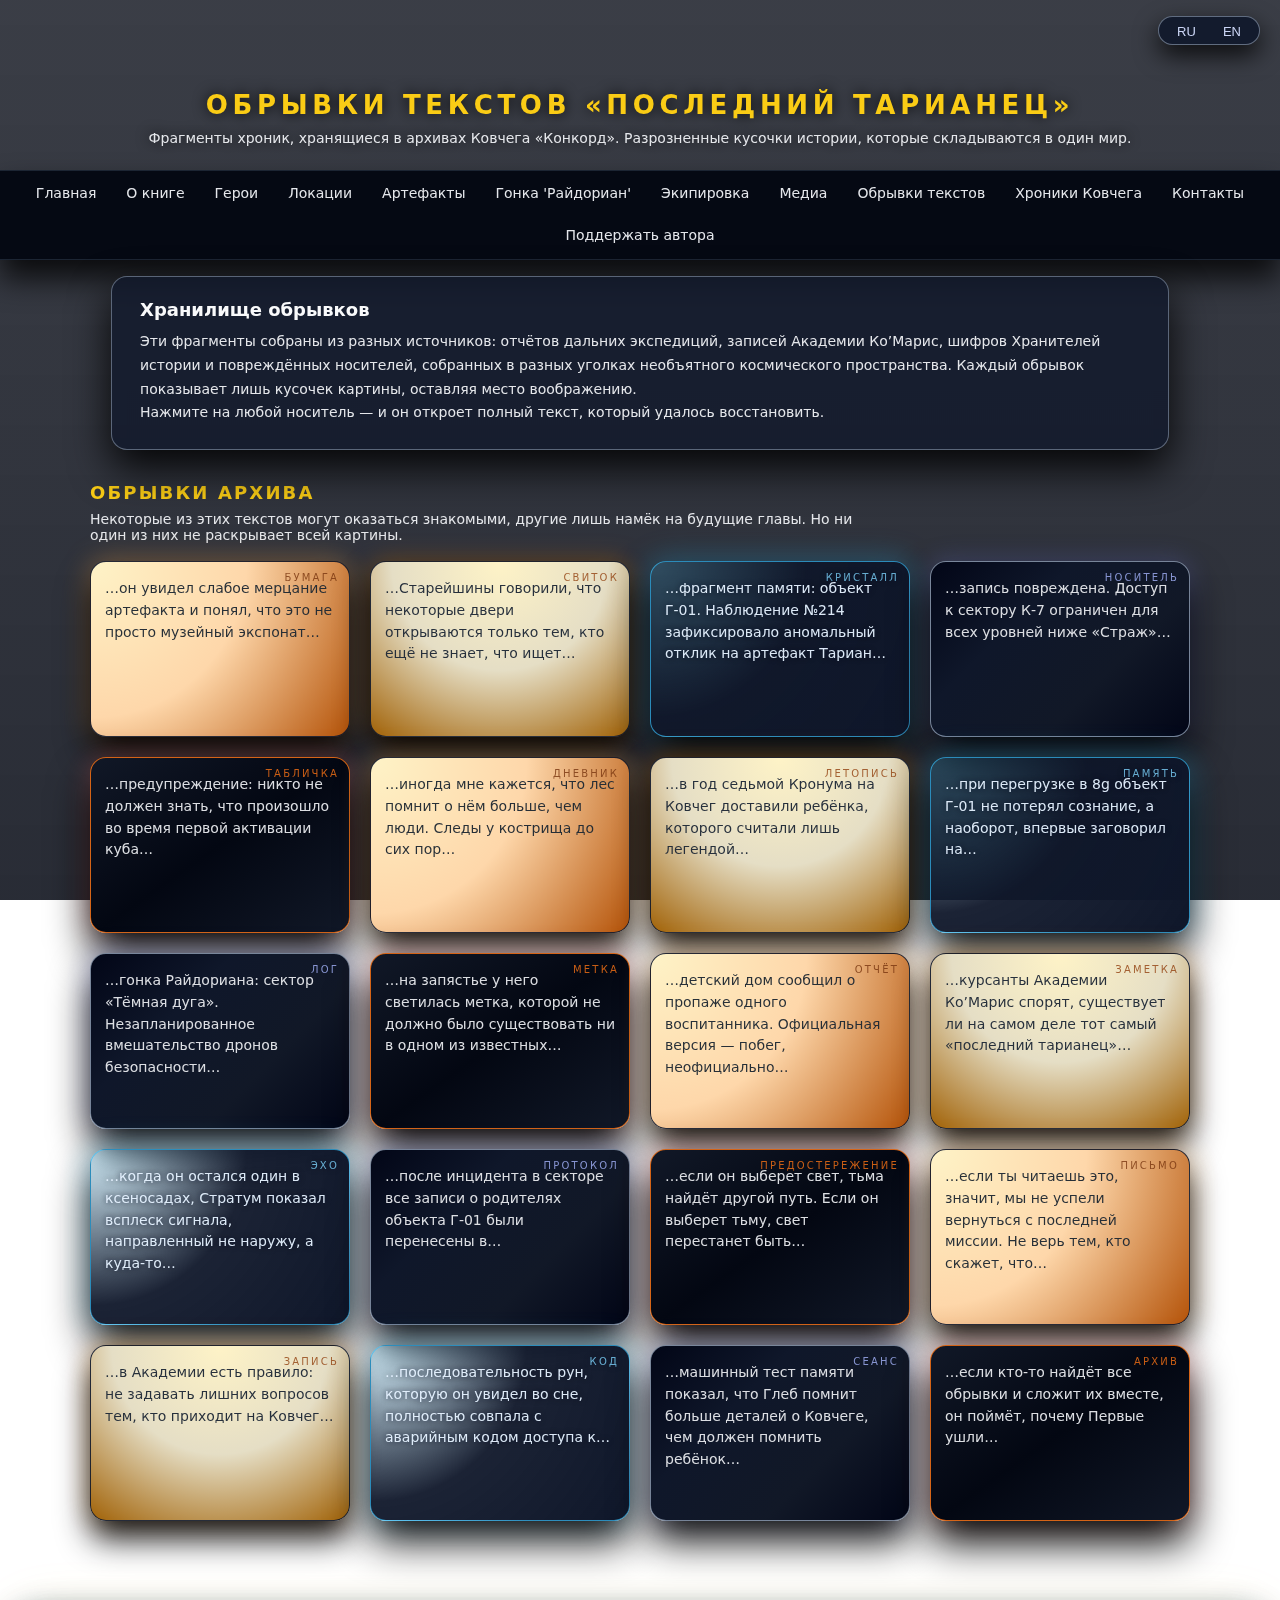
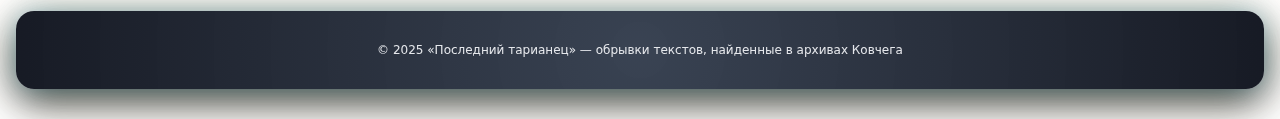
<file: fragments.html>
<!DOCTYPE html>
<html lang="ru">
<head>
  <meta charset="UTF-8" />
  <meta name="viewport" content="width=device-width, initial-scale=1.0" />
  <title>Обрывки текстов — Последний тарианец</title>
  <link rel="stylesheet" href="style.css" />

  <style>
    /* Блоки без внутренней прокрутки */
    .text-block-auto {
      height: auto;
      max-height: none;
      overflow-y: visible;
      overflow-x: visible;
    }

    .fragments-main {
      padding: 16px 16px 40px;
    }

    .fragments-grid-section {
      max-width: 1100px;
      margin: 0 auto;
    }

    .fragments-grid-section h2 {
      margin: 0 0 8px;
      font-size: 18px;
      letter-spacing: 0.12em;
      text-transform: uppercase;
      color: #facc15;
    }

    .fragments-grid-section p.section-lead {
      margin: 0 0 18px;
      font-size: 14px;
      color: #e5e7eb;
      max-width: 780px;
    }

    /* Сетка карточек */
    .fragments-container {
      display: grid;
      gap: 20px;
      grid-template-columns: repeat(auto-fit, minmax(240px, 1fr));
    }

    .fragment-card {
      position: relative;
      padding: 16px 14px 18px;
      border-radius: 16px;
      cursor: pointer;
      min-height: 140px;
      overflow: hidden;
      transition:
        transform .22s ease-out,
        box-shadow .22s ease-out,
        border-color .22s ease-out,
        background .22s ease-out;
      border: 1px solid rgba(15, 23, 42, 0.9);
      box-shadow:
        0 18px 32px rgba(0, 0, 0, 0.85),
        0 0 18px rgba(15, 23, 42, 0.9);
      font-size: 14px;
      line-height: 1.55;
    }

    .fragment-card:hover {
      transform: translateY(-4px);
      box-shadow:
        0 24px 40px rgba(0, 0, 0, 0.95),
        0 0 20px rgba(250, 204, 21, 0.28);
      border-color: rgba(250, 204, 21, 0.8);
    }

    .fragment-preview {
      opacity: 0.96;
    }

    .fragment-full {
      display: none;
      margin-top: 10px;
      padding-top: 8px;
      border-top: 1px dashed rgba(15, 23, 42, 0.6);
      opacity: 0.96;
    }

    .fragment-card.open .fragment-preview {
      opacity: 0.45;
    }

    .fragment-card.open .fragment-full {
      display: block;
    }

    /* Подпись типа носителя */
    .fragment-tag {
      position: absolute;
      top: 8px;
      right: 10px;
      font-size: 10px;
      letter-spacing: 0.22em;
      text-transform: uppercase;
      opacity: 0.8;
    }

    /* Варианты карточек — визуальные типы артефактов */

    /* Обожжённая бумага */
    .fragment-card.burned {
      background: radial-gradient(circle at top left,
                 #fef3c7,
                 #fed7aa,
                 #b45309);
      color: #1f2933;
      box-shadow:
        0 18px 32px rgba(0, 0, 0, 0.9),
        0 0 28px rgba(248, 171, 81, 0.45);
    }
    .fragment-card.burned .fragment-full {
      border-top-color: rgba(88, 28, 15, 0.6);
    }
    .fragment-card.burned .fragment-tag {
      color: #78350f;
    }

    /* Свиток */
    .fragment-card.scroll {
      background: radial-gradient(circle at top,
                 #fef3c7,
                 #e5dec5,
                 #a16207);
      color: #1f2937;
      box-shadow:
        0 18px 32px rgba(0, 0, 0, 0.9),
        0 0 26px rgba(217, 119, 6, 0.4);
    }
    .fragment-card.scroll .fragment-tag {
      color: #92400e;
    }

    /* Инопланетный кристалл */
    .fragment-card.crystal {
      background: radial-gradient(circle at top left,
                 rgba(56, 189, 248, 0.2),
                 rgba(15, 23, 42, 0.95),
                 rgba(15, 23, 42, 1));
      color: #e5f2ff;
      text-shadow: 0 0 6px rgba(15, 23, 42, 0.9);
      border-color: rgba(56, 189, 248, 0.7);
      box-shadow:
        0 20px 40px rgba(0, 0, 0, 0.95),
        0 0 30px rgba(56, 189, 248, 0.42);
    }
    .fragment-card.crystal .fragment-tag {
      color: #7dd3fc;
    }
    .fragment-card.crystal .fragment-full {
      border-top-color: rgba(59, 130, 246, 0.8);
    }

    /* Селаритский "жёсткий диск" / осколок */
    .fragment-card.shard {
      background: linear-gradient(135deg,
                 #020617,
                 #0f172a,
                 #111827,
                 #020617);
      color: #e5e7eb;
      border-color: rgba(148, 163, 184, 0.8);
      box-shadow:
        0 20px 38px rgba(0, 0, 0, 0.95),
        0 0 26px rgba(129, 140, 248, 0.32);
    }
    .fragment-card.shard .fragment-tag {
      color: #a5b4fc;
    }
    .fragment-card.shard .fragment-full {
      border-top-color: rgba(156, 163, 175, 0.9);
    }

    /* Металлическая табличка / предупреждение */
    .fragment-card.metal {
      background: linear-gradient(145deg,
                 #111827,
                 #030712,
                 #111827);
      color: #e5e7eb;
      border-color: rgba(249, 115, 22, 0.85);
      box-shadow:
        0 22px 40px rgba(0, 0, 0, 0.98),
        0 0 26px rgba(248, 113, 113, 0.36);
    }
    .fragment-card.metal .fragment-tag {
      color: #f97316;
    }
    .fragment-card.metal .fragment-full {
      border-top-color: rgba(248, 113, 113, 0.9);
    }

    @media (max-width: 600px) {
      .fragment-card {
        font-size: 13px;
      }
    }
  </style>
</head>
<body>

  
  <div class="page-overlay"></div>

  
  <div class="lang-switch">
    <button onclick="setLang('ru')">RU</button>
    <button onclick="setLang('en')">EN</button>
  </div>

  <!-- ШАПКА СТРАНИЦЫ -->
  <header class="subpage-header">
    <h1 data-ru="Обрывки текстов «Последний тарианец»"
        data-en="Text fragments from “The Last Tarian”">
      Обрывки текстов «Последний тарианец»
    </h1>
    <p class="subpage-lead"
       data-ru="Фрагменты хроник, хранящиеся в архивах Ковчега «Конкорд». Разрозненные кусочки истории, которые складываются в один мир."
       data-en="Fragments of chronicles preserved in the archives of the Ark “Concord.” Scattered pieces of history that come together to form a single world.">
      Фрагменты хроник, хранящиеся в архивах Ковчега «Конкорд». Разрозненные кусочки истории, которые складываются в один мир.
    </p>
  </header>

      <!-- ГЛАВНОЕ МЕНЮ -->
  <nav class="main-nav">
    <a href="index.html"
       data-ru="Главная" data-en="Home">Главная</a>

    <a href="about.html"
       data-ru="О книге" data-en="About">О книге</a>

    <a href="characters.html"
       data-ru="Герои" data-en="Characters">Герои</a>

    <a href="locations.html"
       data-ru="Локации" data-en="Locations">Локации</a>

    <a href="artifacts.html"
       data-ru="Артефакты" data-en="Artifacts">Артефакты</a>

    <a href="rydorian.html"
       data-ru="Гонка 'Райдориан'" data-en="'Rydorian' Race">Гонка 'Райдориан'</a>

    <a href="equipment.html"
       data-ru="Экипировка" data-en="Equipment">Экипировка</a>

    <a href="media.html"
       data-ru="Медиа" data-en="Media">Медиа</a>

    <a href="fragments.html"
       data-ru="Обрывки текстов" data-en="Text fragments">Обрывки текстов</a>

    <a href="chronicles.html"
       data-ru="Хроники Ковчега" data-en="Ark Chronicles">Хроники Ковчега</a>

    <a href="contacts.html"
       data-ru="Контакты" data-en="Contacts">Контакты</a>

    <a href="donate.html"
       data-ru="Поддержать автора" data-en="Donate">Поддержать автора</a>
  </nav>



  <main class="about-main fragments-main">

    <!-- Вступительный текст -->
    <section class="text-block text-block-auto">
      <h2 data-ru="Хранилище обрывков" data-en="Fragment archive">
        Хранилище обрывков
      </h2>
      <p data-ru="Эти фрагменты собраны из разных источников: отчётов дальних экспедиций, записей Академии Ко’Марис, шифров Хранителей истории и повреждённых носителей, собранных в разных уголках необъятного космического пространства. Каждый обрывок показывает лишь кусочек картины, оставляя место воображению."
         data-en="These fragments are gathered from many sources:
the reports of distant expeditions, the records of the Ko’Maris Academy,
the ciphers of the Keepers of History,
and damaged data-carriers recovered from remote corners of the vast cosmic expanse.
Each fragment reveals only a part of the whole, leaving space for imagination.">
        Эти фрагменты собраны из разных источников: отчётов дальних экспедиций, записей Академии Ко’Марис, шифров Хранителей истории и повреждённых носителей, собранных в разных уголках необъятного космического пространства. Каждый обрывок показывает лишь кусочек картины, оставляя место воображению.
      </p>
      <p data-ru="Нажмите на любой носитель — и он откроет полный текст, который удалось восстановить."
         data-en="Click any carrier to reveal the full recovered text.">
        Нажмите на любой носитель — и он откроет полный текст, который удалось восстановить.
      </p>
    </section>

    <!-- Сетка обрывков -->
    <section class="fragments-grid-section">
      <h2 data-ru="Обрывки архива" data-en="Archive fragments">
        Обрывки архива
      </h2>
      <p class="section-lead"
         data-ru="Некоторые из этих текстов могут оказаться знакомыми, другие лишь намёк на будущие главы. Но ни один из них не раскрывает всей картины."
         data-en="Some of these texts may feel familiar, others are hints of future chapters. None of them, however, shows the full picture.">
        Некоторые из этих текстов могут оказаться знакомыми, другие лишь намёк на будущие главы. Но ни один из них не раскрывает всей картины.
      </p>

      <div class="fragments-container">

        <!-- 1. Обожжённая бумага -->
        <article class="fragment-card burned">
          <div class="fragment-tag"
               data-ru="бумага" data-en="paper">бумага</div>
          <div class="fragment-preview"
               data-ru="…он увидел слабое мерцание артефакта и понял, что это не просто музейный экспонат…"
               data-en="…he noticed a faint flicker from the artifact and realized it was not just a museum exhibit…">
            …он увидел слабое мерцание артефакта и понял, что это не просто музейный экспонат…
          </div>
          <div class="fragment-full"
               data-ru="…он увидел слабое мерцание артефакта и понял, что это не просто музейный экспонат. Свет как будто откликался на его дыхание, затухая и вспыхивая в такт сердцу. Лишь одно слово вспыхноло в голове — «ключ»."
               data-en="…he noticed a faint flicker from the artifact and realized it was not just a museum exhibit. The light seemed to echo his breathing, dimming and flaring in rhythm with his heartbeat. One word surfaced in his mind — “key”.">
            …он увидел слабое мерцание артефакта и понял, что это не просто музейный экспонат. Свет как будто откликался на его дыхание, затухая и вспыхивая в такт сердцу. Лишь одно слово вспыхнуло в голове — «ключ».
          </div>
        </article>

        <!-- 2. Свиток -->
        <article class="fragment-card scroll">
          <div class="fragment-tag"
               data-ru="свиток" data-en="scroll">свиток</div>
          <div class="fragment-preview"
               data-ru="…Старейшины говорили, что некоторые двери открываются только тем, кто ещё не знает, что ищет…"
               data-en="…the Elders said that some doors only open to those who still don’t know what they are looking for…">
            …Старейшины говорили, что некоторые двери открываются только тем, кто ещё не знает, что ищет…
          </div>
          <div class="fragment-full"
               data-ru="…Старейшины говорили, что некоторые двери открываются только тем, кто ещё не знает, что ищет. Но эта дверь реагировала только на Глеба: руны вспыхивали холодным светом, едва он приближался. Даже Аркан не смог бы объяснить, почему."
               data-en="…the Elders said that some doors only open to those who still don’t know what they are looking for. Yet this door responded only to Gleb: the runes lit up with a cold glow whenever he approached. Not even Arkan could have explained why.">
            …Старейшины говорили, что некоторые двери открываются только тем, кто ещё не знает, что ищет. Но эта дверь реагировала только на Глеба: руны вспыхивали холодным светом, едва он приближался. Даже Аркан не смог бы объяснить, почему.
          </div>
        </article>

        <!-- 3. Кристалл -->
        <article class="fragment-card crystal">
          <div class="fragment-tag"
               data-ru="кристалл" data-en="crystal">кристалл</div>
          <div class="fragment-preview"
               data-ru="…фрагмент памяти: объект Г-01. Наблюдение №214 зафиксировало аномальный отклик на артефакт Тариан…"
               data-en="…memory fragment: subject G-01. Observation #214 recorded an anomalous response to the Tarian artifact…">
            …фрагмент памяти: объект Г-01. Наблюдение №214 зафиксировало аномальный отклик на артефакт Тариан…
          </div>
          <div class="fragment-full"
               data-ru="…фрагмент памяти: объект Г-01. Наблюдение №214 зафиксировало аномальный отклик на артефакт Тариан. При контакте со Стратумом испытуемого наблюдалось кратковременное совпадение энергетического рисунка. Дальнейший анализ запрещён распоряжением Хранителей."
               data-en="…memory fragment: subject G-01. Observation #214 recorded an anomalous response to the Tarian artifact. Upon contact with the subject’s Stratum, a brief alignment of the energy pattern was detected. Further analysis is prohibited by order of the Keepers.">
           …фрагмент памяти: объект Г-01. Наблюдение №214 зафиксировало аномальный отклик на артефакт Тариан. При контакте со Стратумом испытуемого наблюдалось кратковременное совпадение энергетического рисунка. Дальнейший анализ запрещён распоряжением Хранителей.
          </div>
        </article>

        <!-- 4. Жёсткий диск / осколок -->
        <article class="fragment-card shard">
          <div class="fragment-tag"
               data-ru="носитель" data-en="carrier">носитель</div>
          <div class="fragment-preview"
               data-ru="…запись повреждена. Доступ к сектору К-7 ограничен для всех уровней ниже «Страж»…"
               data-en="…record corrupted. Access to sector K-7 is restricted for all clearance levels below “Guardian”…">
            …запись повреждена. Доступ к сектору К-7 ограничен для всех уровней ниже «Страж»…
          </div>
          <div class="fragment-full"
               data-ru="…запись повреждена. Доступ к сектору К-7 ограничен для всех уровней ниже «Страж». Восстановленный фрагмент: «Если он узнает правду до времени, пророчество перестанет быть линией и станет…» — далее следы данных полностью обрываются."
               data-en="…record corrupted. Access to sector K-7 is restricted for all clearance levels below “Guardian”. Restored excerpt: “If he learns the truth too soon, the prophecy will stop being a line and will become…” — the data ends abruptly here.">
            …запись повреждена. Доступ к сектору К-7 ограничен для всех уровней ниже «Страж». Восстановленный фрагмент: «Если он узнает правду до времени, пророчество перестанет быть линией и станет…» — далее следы данных полностью обрываются.
          </div>
        </article>

        <!-- 5. Металлическая табличка -->
        <article class="fragment-card metal">
          <div class="fragment-tag"
               data-ru="табличка" data-en="plate">табличка</div>
          <div class="fragment-preview"
               data-ru="…предупреждение: никто не должен знать, что произошло во время первой активации куба…"
               data-en="…warning: no one must know what happened during the first activation of the Cube…">
            …предупреждение: никто не должен знать, что произошло во время первой активации куба…
          </div>
          <div class="fragment-full"
               data-ru="…предупреждение: никто не должен знать, что произошло во время первой активации куба. Запись заседания была стерта, а свидетели распределены по разным секторам Ковчега. Оставили только легенду — для тех, кто захочет её проверить."
               data-en="…warning: no one must know what happened during the first activation of the Cube. The council recording was erased and the witnesses reassigned to distant sectors of the Ark. Only a legend was left — for those who might try to test it.">
            …предупреждение: никто не должен знать, что произошло во время первой активации куба. Запись заседания была стерта, а свидетели распределены по разным секторам Ковчега. Оставили только легенду — для тех, кто захочет её проверить.
          </div>
        </article>

        <!-- 6. Обожжённая бумага -->
        <article class="fragment-card burned">
          <div class="fragment-tag"
               data-ru="дневник" data-en="diary">дневник</div>
          <div class="fragment-preview"
               data-ru="…иногда мне кажется, что лес помнит о нём больше, чем люди. Следы у кострища до сих пор…"
               data-en="…sometimes it feels like the forest remembers him better than people do. The tracks near the campfire still…">
            …иногда мне кажется, что лес помнит о нём больше, чем люди. Следы у кострища до сих пор…
          </div>
          <div class="fragment-full"
               data-ru="…иногда мне кажется, что лес помнит о нём больше, чем люди. Следы у кострища до сих пор лежат слишком ровно, словно кто-то тщательно стирал всё лишнее. Но один отпечаток остался...не детский и не человеческий."
               data-en="…sometimes it feels like the forest remembers him better than people do. The tracks by the campfire still look too neat, as if someone carefully erased everything unnecessary. But one footprint remained...neither a child’s nor a human’s.">
            …иногда мне кажется, что лес помнит о нём больше, чем люди. Следы у кострища до сих пор лежат слишком ровно, словно кто-то тщательно стирал всё лишнее. Но один отпечаток остался...не детский и не человеческий.
          </div>
        </article>

        <!-- 7. Свиток -->
        <article class="fragment-card scroll">
          <div class="fragment-tag"
               data-ru="летопись" data-en="chronicle">летопись</div>
          <div class="fragment-preview"
               data-ru="…в год седьмой Кронума на Ковчег доставили ребёнка, которого считали лишь легендой…"
               data-en="…in the seventh year of the Kronum, a child thought to be only a legend was brought aboard the Ark…">
            …в год седьмой Кронума на Ковчег доставили ребёнка, которого считали лишь легендой…
          </div>
          <div class="fragment-full"
               data-ru="…в год седьмой Кронума на Ковчег доставили ребёнка, которого считали лишь легендой. Его появление нарушило все расчёты Хранителей: пророчество предполагало выбор, а не случайность. Но случайность ли это, если её ждали?"
               data-en="…in the seventh year of the Kronum, a child thought to be only a legend was brought aboard the Ark. His arrival broke all the Keepers’ charts: the prophecy spoke of a choice, not a coincidence. But is it really a coincidence if it is expected?">
            …в год седьмой Кронума на Ковчег доставили ребёнка, которого считали лишь легендой. Его появление нарушило все расчёты Хранителей: пророчество предполагало выбор, а не случайность. Но случайность ли это, если её ждали?
          </div>
        </article>

        <!-- 8. Кристалл -->
        <article class="fragment-card crystal">
          <div class="fragment-tag"
               data-ru="память" data-en="memory">память</div>
          <div class="fragment-preview"
               data-ru="…при перегрузке в 8g объект Г-01 не потерял сознание, а наоборот, впервые заговорил на…"
               data-en="…at 8g overload, subject G-01 did not black out; instead, for the first time he spoke in…">
            …при перегрузке в 8g объект Г-01 не потерял сознание, а наоборот, впервые заговорил на…
          </div>
          <div class="fragment-full"
               data-ru="…при перегрузке в 8g объект Г-01 не потерял сознание, а наоборот, впервые заговорил на неизвестном языке. Запись зафиксировала лишь обрывки фраз, несовпадающие с известными языками. Стратум в этот момент показал зашкаливающий уровень активности мозга."
               data-en="…at a load of 8g, subject G-01 did not lose consciousness;
on the contrary, he spoke for the first time in an unknown language. The recording captured only fragmented phrases that match none of the documented tongues.
At that moment, the Stratum registered an extreme spike in neural activity.">
           …при перегрузке в 8g объект Г-01 не потерял сознание, а наоборот, впервые заговорил на неизвестном языке. Запись зафиксировала лишь обрывки фраз, несовпадающие с известными языками. Стратум в этот момент показал зашкаливающий уровень активности мозга.
          </div>
        </article>

        <!-- 9. Осколок диска -->
        <article class="fragment-card shard">
          <div class="fragment-tag"
               data-ru="лог" data-en="log">лог</div>
          <div class="fragment-preview"
               data-ru="…гонка Райдориана: сектор «Тёмная дуга». Незапланированное вмешательство дронов безопасности…"
               data-en="…Rydorian race: “Dark Arc” sector. Unplanned intervention from security drones…">
            …гонка Райдориана: сектор «Тёмная дуга». Незапланированное вмешательство дронов безопасности…
          </div>
          <div class="fragment-full"
               data-ru="…гонка Райдориана: сектор «Тёмная дуга». Незапланированное вмешательство дронов безопасности. Причина: зафиксирован неизвестный источник излучения рядом с болидом Глеба. Официальный протокол называет это сбоем. Неофициальные записи — предупреждением."
               data-en="…Rydorian race: “Dark Arc” sector. Unplanned intervention from security drones. Reason: an unknown energy source was detected near Gleb’s craft. The official protocol calls it a malfunction. Unofficial notes call it a warning.">
            …гонка Райдориана: сектор «Тёмная дуга». Незапланированное вмешательство дронов безопасности. Причина: зафиксирован неизвестный источник излучения рядом с болидом Глеба. Официальный протокол называет это сбоем. Неофициальные записи — предупреждением.
          </div>
        </article>

        <!-- 10. Металл -->
        <article class="fragment-card metal">
          <div class="fragment-tag"
               data-ru="метка" data-en="mark">метка</div>
          <div class="fragment-preview"
               data-ru="…на запястье у него светилась метка, которой не должно было существовать ни в одном из известных…"
               data-en="…on his wrist glowed a mark that was not supposed to exist in any of the known…">
            …на запястье у него светилась метка, которой не должно было существовать ни в одном из известных…
          </div>
          <div class="fragment-full"
               data-ru="…на запястье у него ярко засветился стратум, почти обжигая руку. Глеб вскинул руку, но когда она протянулась к артефакту, стратум и куб засияли одинаковым светом."
               data-en="…the Stratum on his wrist flared with a sharp, burning light, almost scorching his skin. Gleb jerked his hand up, but the moment it reached toward the artifact, the Stratum and the cube began to glow with the same radiant hue.">
           …на запястье у него ярко засветился стратум, почти обжигая руку. Глеб вскинул руку, но когда она протянулась к артефакту, стратум и куб засияли одинаковым светом.
          </div>
        </article>

        <!-- 11. Обожжённая бумага -->
        <article class="fragment-card burned">
          <div class="fragment-tag"
               data-ru="отчёт" data-en="report">отчёт</div>
          <div class="fragment-preview"
               data-ru="…детский дом сообщил о пропаже одного воспитанника. Официальная версия — побег, неофициально…"
               data-en="…the orphanage reported one missing child. Official version — runaway, unofficially…">
            …детский дом сообщил о пропаже одного воспитанника. Официальная версия — побег, неофициально…
          </div>
          <div class="fragment-full"
               data-ru="…детский дом сообщил о пропаже одного воспитанника. Официальная версия — побег, неофициально — «лес забрал своё». Через три дня следы на поляне исчезли, но в небе над деревней фиксировали аномальное свечение."
               data-en="…the orphanage reported one missing child. Official version — runaway, unofficially — “the forest took what was his”. Three days later the tracks in the clearing vanished, but anomalous lights were seen above the village.">
            …детский дом сообщил о пропаже одного воспитанника. Официальная версия — побег, неофициально — «лес забрал своё». Через три дня следы на поляне исчезли, но в небе над деревней фиксировали аномальное свечение.
          </div>
        </article>

        <!-- 12. Свиток -->
        <article class="fragment-card scroll">
          <div class="fragment-tag"
               data-ru="заметка" data-en="note">заметка</div>
          <div class="fragment-preview"
               data-ru="…курсанты Академии Ко’Марис спорят, существует ли на самом деле тот самый «последний тарианец»…"
               data-en="…Ko’Maris cadets argue whether the so-called “the last tarian” really exists…">
            …курсанты Академии Ко’Марис спорят, существует ли на самом деле тот самый «последний тарианец»…
          </div>
          <div class="fragment-full"
               data-ru="…курсанты Академии Ко’Марис спорят, существует ли на самом деле тот самый «последний тарианец». Кто-то считает его выдумкой Старейшин, чтобы удерживать порядок. Другие клянутся, что видели, как неизвестный подросток входил в закрытый сектор без пропуска."
               data-en="…Ko’Maris cadets argue whether the so-called “the last tarian” really exists. Some believe he is a story invented by the Elders to keep order. Others swear they saw an unknown teenager entering a restricted sector without clearance.">
            …курсанты Академии Ко’Марис спорят, существует ли на самом деле тот самый «последний тарианец». Кто-то считает его выдумкой Старейшин, чтобы удерживать порядок. Другие клянутся, что видели, как неизвестный подросток входил в закрытый сектор без пропуска.
          </div>
        </article>

        <!-- 13. Кристалл -->
        <article class="fragment-card crystal">
          <div class="fragment-tag"
               data-ru="эхо" data-en="echo">эхо</div>
          <div class="fragment-preview"
               data-ru="…когда он остался один в ксеносадах, Стратум показал всплеск сигнала, направленный не наружу, а куда-то…"
               data-en="…when he was alone in the xenogardens, the Stratum showed a spike aimed not outward but somewhere…">
            …когда он остался один в ксеносадах, Стратум показал всплеск сигнала, направленный не наружу, а куда-то…
          </div>
          <div class="fragment-full"
               data-ru="…когда он остался один в ксеносадах, Стратум показал всплеск сигнала, направленный не наружу, а куда-то «внутрь». Датчики зафиксировали, что на несколько секунд его собственная энергетическая подпись раздвоилась, будто вместе с ним там стоял ещё кто-то."
               data-en="…when he was alone in the xenogardens, the Stratum showed a spike aimed not outward but “inwards”. Sensors recorded that for several seconds his own energy signature split, as if someone else was standing there with him.">
            …когда он остался один в ксеносадах, Стратум показал всплеск сигнала, направленный не наружу, а куда-то «внутрь». Датчики зафиксировали, что на несколько секунд его собственная энергетическая подпись раздвоилась, будто вместе с ним там стоял ещё кто-то.
          </div>
        </article>

        <!-- 14. Осколок диска -->
        <article class="fragment-card shard">
          <div class="fragment-tag"
               data-ru="протокол" data-en="protocol">протокол</div>
          <div class="fragment-preview"
               data-ru="…после инцидента в секторе все записи о родителях объекта Г-01 были перенесены в…"
               data-en="…after the incident in the sector, all records of subject G-01’s parents were moved to…">
            …после инцидента в секторе все записи о родителях объекта Г-01 были перенесены в…
          </div>
          <div class="fragment-full"
               data-ru="…после инцидента в секторе все записи о родителях объекта Г-01 были перенесены в офлайн-хранилище. Доступ предоставляется только по личному решению Совета. Официальная причина — «несогласованность данных». Неофициально — «слишком много совпадений»."
               data-en="…after the incident in the sector, all records of subject G-01’s parents were moved to offline storage. Access is granted only by personal decision of the Council. Official reason — “data inconsistency”. Unofficial — “too many coincidences”.">
            …после инцидента в секторе все записи о родителях объекта Г-01 были перенесены в офлайн-хранилище. Доступ предоставляется только по личному решению Совета. Официальная причина — «несогласованность данных». Неофициально — «слишком много совпадений».
          </div>
        </article>

        <!-- 15. Металлическая табличка -->
        <article class="fragment-card metal">
          <div class="fragment-tag"
               data-ru="предостережение" data-en="warning">предостережение</div>
          <div class="fragment-preview"
               data-ru="…если он выберет свет, тьма найдёт другой путь. Если он выберет тьму, свет перестанет быть…"
               data-en="…if he chooses light, darkness will find another way. If he chooses darkness, light will stop being…">
            …если он выберет свет, тьма найдёт другой путь. Если он выберет тьму, свет перестанет быть…
          </div>
          <div class="fragment-full"
               data-ru="…если он выберет свет, тьма найдёт другой путь. Если он выберет тьму, свет перестанет быть выбором, а станет наказанием. В обоих случаях цену заплатит не он один, а все те, кто поверит в легенду."
               data-en="…if he chooses light, darkness will find another way. If he chooses darkness, light will stop being a choice and turn into punishment. In both cases, the price will not be his alone, but also of those who believe in the legend.">
            …если он выберет свет, тьма найдёт другой путь. Если он выберет тьму, свет перестанет быть выбором, а станет наказанием. В обоих случаях цену заплатит не он один, а все те, кто поверит в легенду.
          </div>
        </article>

        <!-- 16. Обожжённая бумага -->
        <article class="fragment-card burned">
          <div class="fragment-tag"
               data-ru="письмо" data-en="letter">письмо</div>
          <div class="fragment-preview"
               data-ru="…если ты читаешь это, значит, мы не успели вернуться с последней миссии. Не верь тем, кто скажет, что…"
               data-en="…if you’re reading this, it means we never returned from the last mission. Don’t believe those who say that…">
            …если ты читаешь это, значит, мы не успели вернуться с последней миссии. Не верь тем, кто скажет, что…
          </div>
          <div class="fragment-full"
               data-ru="…если ты читаешь это, значит, мы не успели вернуться с последней миссии. Не верь тем, кто скажет, что всё было случайностью. Мы знали, на что идём, и знали, кого пытаемся защитить. Тебя. Даже если ты никогда об этом не узнаешь."
               data-en="…if you’re reading this, it means we never returned from the last mission. Don’t believe those who say it was all an accident. We knew what we were walking into, and we knew who we were trying to protect. You. Even if you never find out.">
            …если ты читаешь это, значит, мы не успели вернуться с последней миссии. Не верь тем, кто скажет, что всё было случайностью. Мы знали, на что идём, и знали, кого пытаемся защитить. Тебя. Даже если ты никогда об этом не узнаешь.
          </div>
        </article>

        <!-- 17. Свиток -->
        <article class="fragment-card scroll">
          <div class="fragment-tag"
               data-ru="запись" data-en="entry">запись</div>
          <div class="fragment-preview"
               data-ru="…в Академии есть правило: не задавать лишних вопросов тем, кто приходит на Ковчег…"
               data-en="…there is a rule at the Academy: never ask too many questions to those who arrive to the Ark…">
            …в Академии есть правило: не задавать лишних вопросов тем, кто приходит на Ковчег…
          </div>
          <div class="fragment-full"
               data-ru="…в Академии есть правило: не задавать лишних вопросов тем, кто приходит на Ковчег. Официально: чтобы не травмировать адаптацию. Неофициально: потому что не все истории допускают простое объяснение, особенно если в них замешаны Старейшины."
               data-en="…there is a rule at the Academy: never ask too many questions to those who arrive to the Ark. Officially — to avoid hindering adaptation. Unofficially — because not all stories can be safely explained, especially when the Elders are involved.">
            …в Академии есть правило: не задавать лишних вопросов тем, кто приходит на Ковчег. Официально: чтобы не травмировать адаптацию. Неофициально: потому что не все истории допускают простое объяснение, особенно если в них замешаны Старейшины.
          </div>
        </article>

        <!-- 18. Кристалл -->
        <article class="fragment-card crystal">
          <div class="fragment-tag"
               data-ru="код" data-en="code">код</div>
          <div class="fragment-preview"
               data-ru="…последовательность рун, которую он увидел во сне, полностью совпала с аварийным кодом доступа к…"
               data-en="…the rune sequence he saw in his dream perfectly matched the emergency access code to…">
            …последовательность рун, которую он увидел во сне, полностью совпала с аварийным кодом доступа к…
          </div>
          <div class="fragment-full"
               data-ru="…последовательность рун, которую он увидел во сне, полностью совпала с аварийным кодом доступа к техническому отсеку К-3. Никто не признаётся, кто впервые ввёл этот код в систему. В списке авторов числится только слово «неизвестно»."
               data-en="…the rune sequence he saw in his dream perfectly matched the emergency access code to technical bay K-3. No one will admit who first entered that code into the system. The authorship field contains only one word: “unknown”.">
            …последовательность рун, которую он увидел во сне, полностью совпала с аварийным кодом доступа к техническому отсеку К-3. Никто не признаётся, кто впервые ввёл этот код в систему. В списке авторов числится только слово «неизвестно».
          </div>
        </article>

        <!-- 19. Осколок диска -->
        <article class="fragment-card shard">
          <div class="fragment-tag"
               data-ru="сеанс" data-en="session">сеанс</div>
          <div class="fragment-preview"
               data-ru="…машинный тест памяти показал, что Глеб помнит больше деталей о Ковчеге, чем должен помнить ребёнок…"
               data-en="…the machine memory test revealed that Gleb remembers more details about the Ark than any child possibly should…">
            …машинный тест памяти показал, что Глеб помнит больше деталей о Ковчеге, чем должен помнить ребёнок…
          </div>
          <div class="fragment-full"
               data-ru="…машинный тест памяти показал, что Глеб помнит больше деталей о Ковчеге, чем должен помнить ребёнок, выросший на Земле. Некоторые описания отсеков совпали с планами, которые никогда не публиковались. Заключение: память может быть «привита» задолго до посадки."
               data-en="…psychological session showed that Gleb recalls more details about the Ark than a child raised on Earth should. Some descriptions of the sections matched schematics that were never made public. Conclusion: memories may have been “grafted” long before boarding.">
           …машинный тест памяти показал, что Глеб помнит больше деталей о Ковчеге, чем должен помнить ребёнок, выросший на Земле. Некоторые описания отсеков совпали с планами, которые никогда не публиковались. Заключение: память может быть «привита» задолго до посадки.
          </div>
        </article>

        <!-- 20. Металлическая табличка -->
        <article class="fragment-card metal">
          <div class="fragment-tag"
               data-ru="архив" data-en="archive">архив</div>
          <div class="fragment-preview"
               data-ru="…если кто-то найдёт все обрывки и сложит их вместе, он поймёт, почему Первые ушли…"
               data-en="…if someone were to find all the fragments and piece them together, they would understand why the First Ones left…">
           …если кто-то найдёт все обрывки и сложит их вместе, он поймёт, почему Первые ушли…
          </div>
          <div class="fragment-full"
               data-ru="…если кто-то найдёт все обрывки и сложит их вместе, он поймёт, почему Первые ушли, а не боролись до конца. И тогда придётся ответить на главный вопрос: готов ли он повторить их выбор или рискнёт изменить историю."
               data-en="…if someone were to find all the fragments and piece them together, they would understand why the First Ones left rather than fight to the end. And then they would face the ultimate question: are they prepared to repeat that choice — or dare to change the course of history.">
           …если кто-то найдёт все обрывки и сложит их вместе, он поймёт, почему Первые ушли, а не боролись до конца. И тогда придётся ответить на главный вопрос: готов ли он повторить их выбор или рискнёт изменить историю.
          </div>
        </article>

      </div>
    </section>

  </main>

  <footer class="site-footer">
    <p data-ru="© 2025 «Последний тарианец» — обрывки текстов, найденные в архивах Ковчега"
       data-en="© 2025 “The Last Tarian” — text fragments recovered from the Ark archives">
      © 2025 «Последний тарианец» — обрывки текстов, найденные в архивах Ковчега
    </p>
  </footer>

  <script>
    document.addEventListener('DOMContentLoaded', () => {
      const cards = document.querySelectorAll('.fragment-card');
      cards.forEach(card => {
        card.addEventListener('click', () => {
          card.classList.toggle('open');
        });
      });
    });
  </script>

  <script src="lang.js"></script>
</body>
</html>
</file>
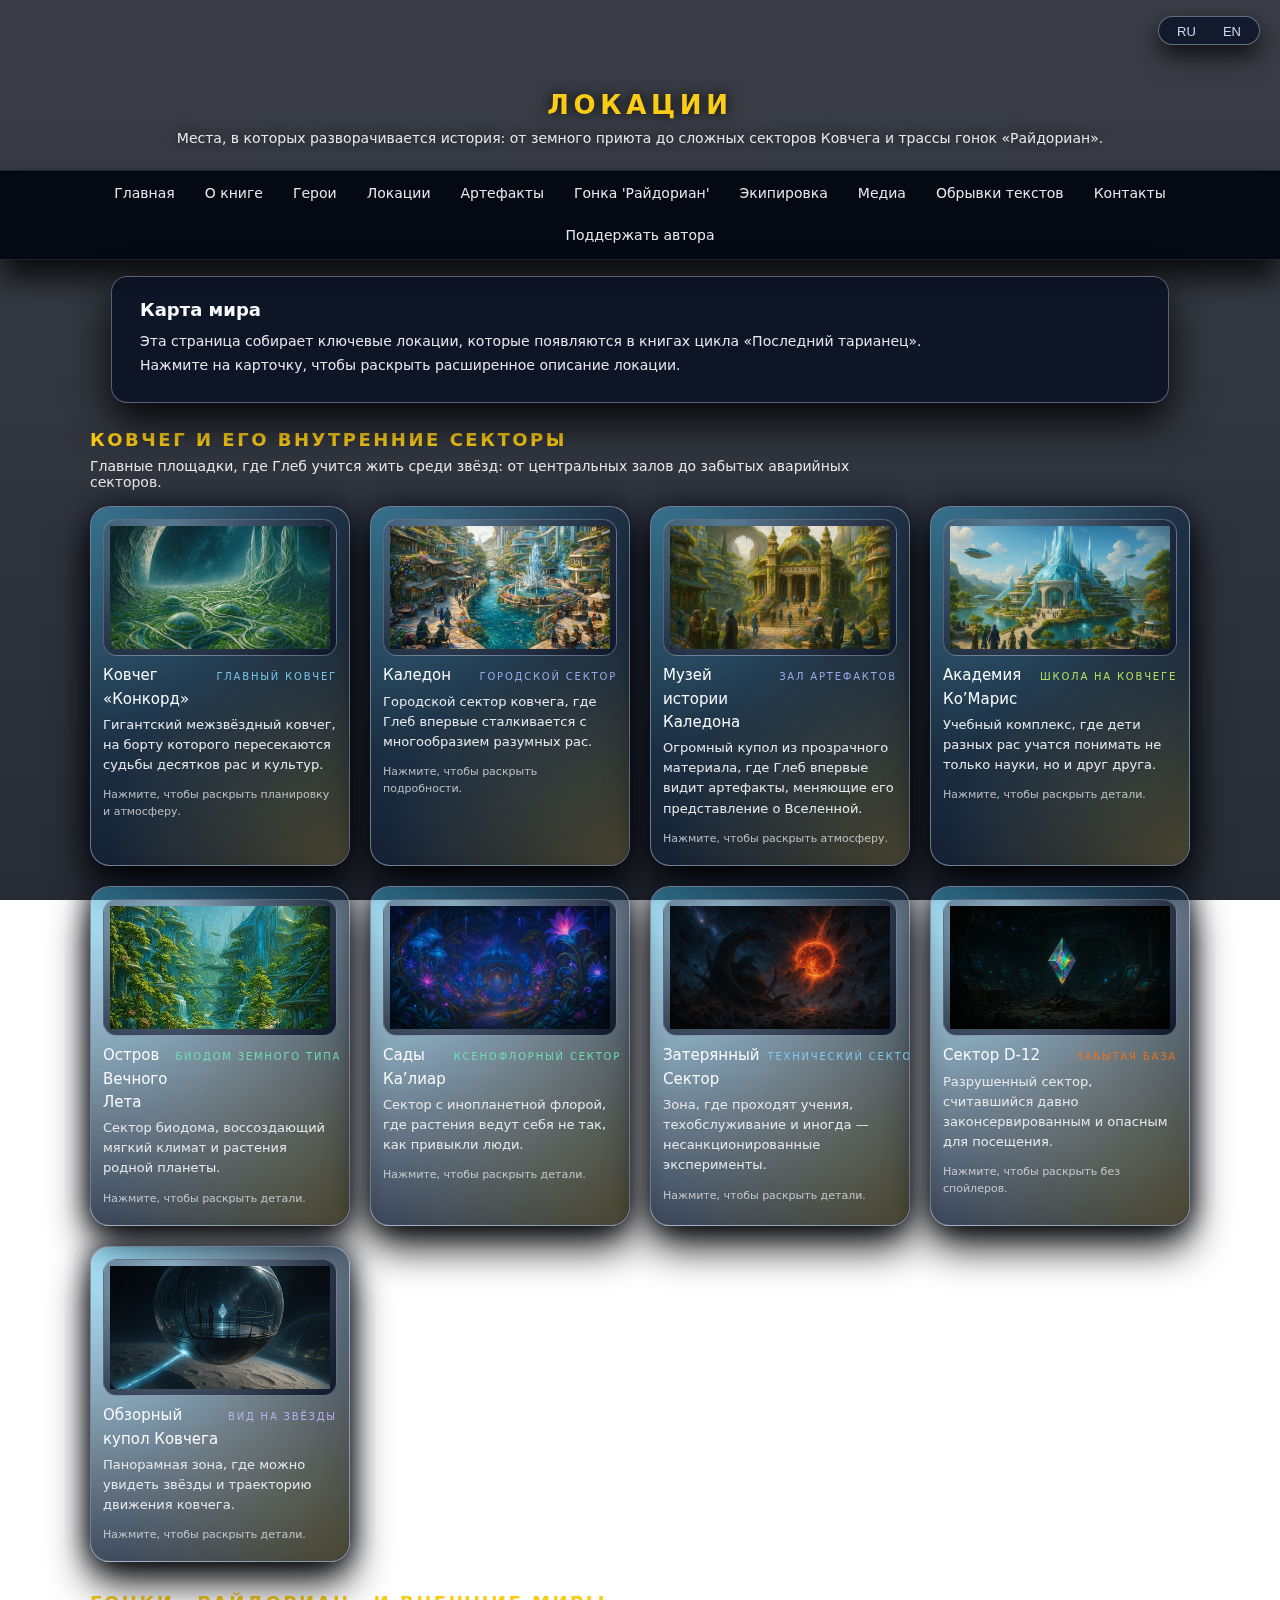
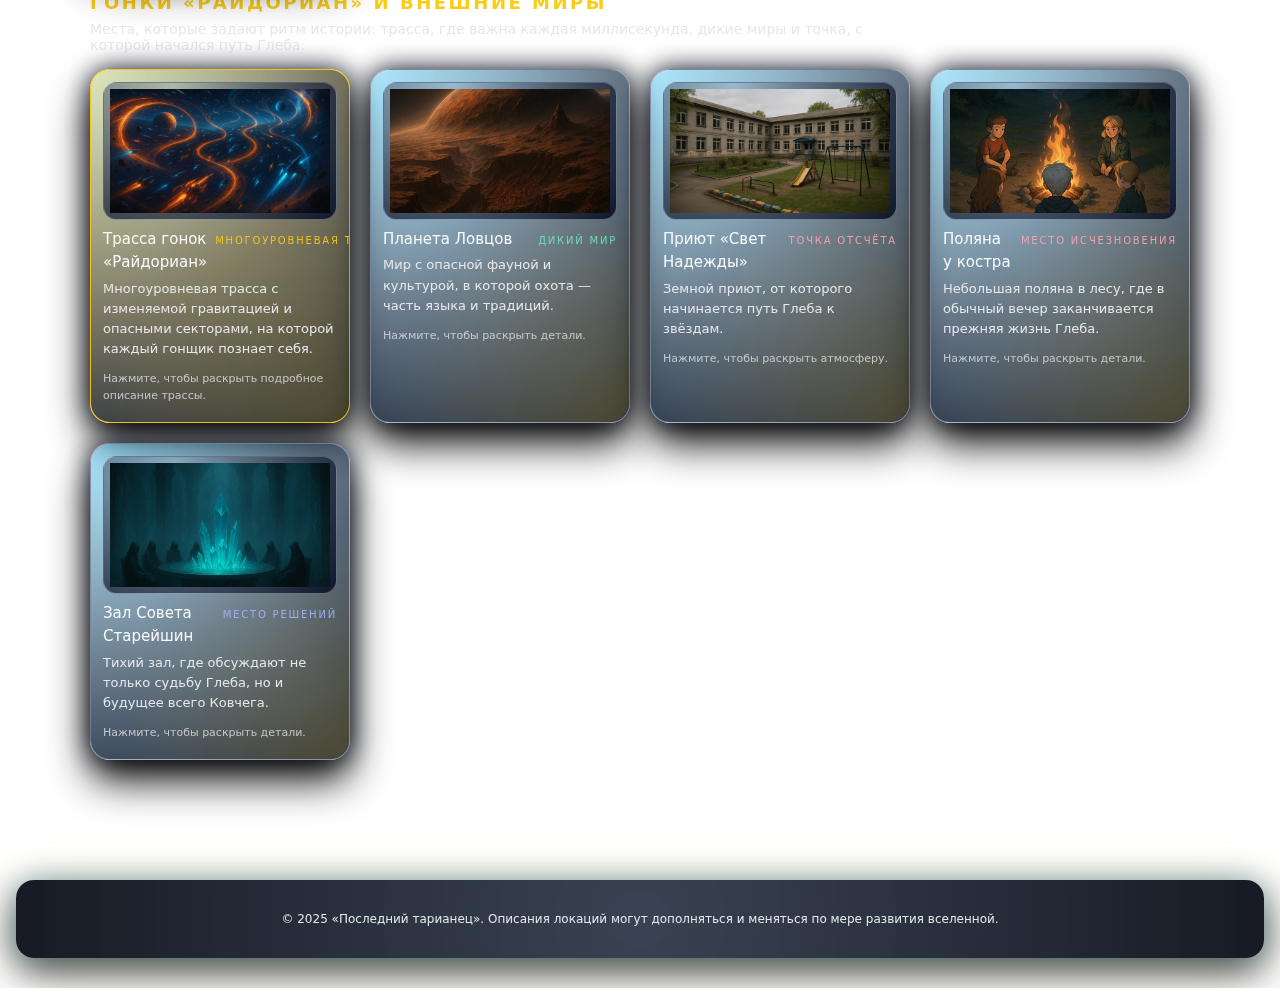
<file: locations.html>
<!DOCTYPE html>
<html lang="ru">
<head>
  <meta charset="UTF-8" />
  <meta name="viewport" content="width=device-width, initial-scale=1.0" />
  <title>Локации — Последний тарианец</title>
  <link rel="stylesheet" href="style.css" />

  <style>
    .locations-main {
      padding: 16px 16px 40px;
    }

    .text-block-auto {
      height: auto;
      max-height: none;
      overflow-y: visible;
      overflow-x: visible;
    }

    .locations-intro {
      max-width: 1000px;
      margin: 0 auto 26px;
    }

    .locations-section {
      max-width: 1100px;
      margin: 0 auto 30px;
    }

    .locations-section h2 {
      margin: 0 0 8px;
      font-size: 18px;
      letter-spacing: 0.14em;
      text-transform: uppercase;
      color: #facc15;
    }

    .locations-section p.section-lead {
      margin: 0 0 16px;
      font-size: 14px;
      color: #e5e7eb;
      max-width: 780px;
    }

    .location-grid {
      display: grid;
      gap: 20px;
      grid-template-columns: repeat(auto-fit, minmax(260px, 1fr));
    }

    .location-card {
      position: relative;
      border-radius: 20px;
      border: 1px solid rgba(148, 163, 184, 0.7);
      background:
        radial-gradient(circle at top left,
          rgba(56, 189, 248, 0.22),
          rgba(15, 23, 42, 0.98));
      box-shadow:
        0 20px 40px rgba(0, 0, 0, 0.95),
        0 0 24px rgba(15, 23, 42, 0.9);
      padding: 12px 12px 14px;
      cursor: pointer;
      transition:
        transform .2s ease-out,
        box-shadow .2s ease-out,
        border-color .2s ease-out,
        background .2s ease-out;
      font-size: 13px;
      line-height: 1.55;
      overflow: hidden;
    }

    .location-card::before {
      content: "";
      position: absolute;
      inset: 0;
      background:
        radial-gradient(circle at 0 0,
          rgba(56, 189, 248, 0.3),
          transparent 55%),
        radial-gradient(circle at 100% 100%,
          rgba(250, 204, 21, 0.26),
          transparent 55%);
      mix-blend-mode: screen;
      opacity: 0.9;
      pointer-events: none;
      border-radius: inherit;
    }

    .location-card:hover {
      transform: translateY(-4px);
      box-shadow:
        0 22px 44px rgba(0, 0, 0, 0.98),
        0 0 28px rgba(56, 189, 248, 0.4);
      border-color: rgba(250, 204, 21, 0.9);
      background:
        radial-gradient(circle at top,
          rgba(56, 189, 248, 0.28),
          rgba(15, 23, 42, 0.98));
    }

    .location-card.highlight {
      border-color: rgba(250, 204, 21, 0.95);
      background:
        radial-gradient(circle at top left,
          rgba(250, 204, 21, 0.38),
          rgba(15, 23, 42, 0.98));
    }

    .location-card-inner {
      position: relative;
      z-index: 2;
    }

    .location-image {
      position: relative;
      border-radius: 14px;
      overflow: hidden;
      margin-bottom: 8px;
      border: 1px solid rgba(148, 163, 184, 0.5);
      background:
        radial-gradient(circle at 30% 0,
          rgba(148, 163, 184, 0.4),
          rgba(15, 23, 42, 0.98));
      aspect-ratio: 16 / 9;
      display: flex;
      align-items: center;
      justify-content: center;
      font-size: 11px;
      color: #e5e7eb;
      text-align: center;
      padding: 6px;
    }

    .location-image img {
      width: 100%;
      height: 100%;
      object-fit: cover;
      display: block;
    }

    .location-header {
      display: flex;
      align-items: baseline;
      justify-content: space-between;
      gap: 8px;
      margin-bottom: 4px;
    }

    .location-title {
      font-size: 15px;
      font-weight: 500;
      color: #f9fafb;
    }

    .location-tag {
      font-size: 10px;
      letter-spacing: 0.18em;
      text-transform: uppercase;
      opacity: 0.9;
      color: #a5b4fc;
      white-space: nowrap;
    }

    .location-summary {
      margin: 0 0 4px;
      color: #e5e7eb;
    }

    .location-toggle-hint {
      font-size: 11px;
      opacity: 0.75;
      margin-bottom: 4px;
    }

    .location-body {
      display: none;
      margin-top: 6px;
      padding-top: 6px;
      border-top: 1px dashed rgba(148, 163, 184, 0.8);
      font-size: 12.5px;
    }

    .location-card.open .location-body {
      display: block;
    }

    .location-card.open .location-toggle-hint {
      opacity: 0.55;
    }

    .location-list {
      padding-left: 18px;
      margin: 4px 0 0;
    }

    .location-list li + li {
      margin-top: 2px;
    }

    .location-meta {
      font-size: 11px;
      opacity: 0.8;
      margin-top: 4px;
    }

    /* Небольшие цветовые различия по категориям */
    .location-card.type-ark .location-tag {
      color: #7dd3fc;
    }

    .location-card.type-city .location-tag {
      color: #a5b4fc;
    }

    .location-card.type-study .location-tag {
      color: #bef264;
    }

    .location-card.type-nature .location-tag {
      color: #6ee7b7;
    }

    .location-card.type-race .location-tag {
      color: #facc15;
    }

    .location-card.type-secret .location-tag {
      color: #f97316;
    }

    .location-card.type-orbit .location-tag {
      color: #c4b5fd;
    }

    .location-card.type-earth .location-tag {
      color: #fda4af;
    }

    @media (max-width: 600px) {
      .location-card {
        font-size: 12px;
        padding: 10px 10px 12px;
      }
      .location-title {
        font-size: 14px;
      }
    }
  </style>
</head>
<body>

  <div class="page-overlay"></div>

  <div class="lang-switch">
    <button onclick="setLang('ru')">RU</button>
    <button onclick="setLang('en')">EN</button>
  </div>

  <header class="subpage-header">
    <h1 data-ru="Локации"
        data-en="Locations">
      Локации
    </h1>
    <p class="subpage-lead"
       data-ru="Места, в которых разворачивается история: от земного приюта до сложных секторов Ковчега и трассы гонок «Райдориан»."
       data-en="Places where the story unfolds: from an Earth orphanage to the Ark’s complex sectors and the Rydorian race track.">
      Места, в которых разворачивается история: от земного приюта до сложных секторов Ковчега и трассы гонок «Райдориан».
    </p>
  </header>

   <!-- ГЛАВНОЕ МЕНЮ (такое же, как на главной) -->
  <nav class="main-nav">
    <a href="index.html"
       data-ru="Главная" data-en="Home">Главная</a>

    <a href="about.html"
       data-ru="О книге" data-en="About">О книге</a>

    <a href="characters.html"
       data-ru="Герои" data-en="Characters">Герои</a>

    <a href="locations.html"
       data-ru="Локации" data-en="Locations">Локации</a>

    <a href="artifacts.html"
       data-ru="Артефакты" data-en="Artifacts">Артефакты</a>

    <a href="rydorian.html"
       data-ru="Гонка 'Райдориан'" data-en="'Rydorian' Race">Гонка 'Райдориан'</a>

    <a href="equipment.html"
       data-ru="Экипировка"
       data-en="Equipment">
      Экипировка
    </a>

    <a href="media.html"
       data-ru="Медиа" data-en="Media">Медиа</a>

     <a href="fragments.html"
       data-ru="Обрывки текстов" data-en="Text fragments">
      Обрывки текстов
    </a>

    <a href="contacts.html"
       data-ru="Контакты" data-en="Contacts">Контакты</a>
<a href="donate.html"
       data-ru="Поддержать автора" data-en="DONATE">Поддержать автора</a>

  </nav>



  <main class="about-main locations-main">

    <!-- Вступление -->
    <section class="text-block text-block-auto locations-intro">
      <h2 data-ru="Карта мира"
          data-en="World map">
        Карта мира
      </h2>
      <p
        data-ru="Эта страница собирает ключевые локации, которые появляются в книгах цикла «Последний тарианец»."
        data-en="This page brings together the key locations that appear in the “The Last Tarian” cycle. ">
        Эта страница собирает ключевые локации, которые появляются в книгах цикла «Последний тарианец». 
      </p>
      <p
        data-ru="Нажмите на карточку, чтобы раскрыть расширенное описание локации."
        data-en="Click a card to reveal the extended description of the location.">
        Нажмите на карточку, чтобы раскрыть расширенное описание локации. 
      </p>
    </section>

    <!-- Локации Ковчега -->
    <section class="locations-section">
      <h2
        data-ru="Ковчег и его внутренние секторы"
        data-en="The Ark and its inner sectors">
        Ковчег и его внутренние секторы
      </h2>
      <p class="section-lead"
         data-ru="Главные площадки, где Глеб учится жить среди звёзд: от центральных залов до забытых аварийных секторов."
         data-en="The main areas where Gleb learns to live among the stars: from central halls to forgotten emergency sectors.">
        Главные площадки, где Глеб учится жить среди звёзд: от центральных залов до забытых аварийных секторов.
      </p>

      <div class="location-grid">

        <!-- Ковчег Конкорд Атрона -->
        <article class="location-card type-ark">
          <div class="location-card-inner">
            <div class="location-image">
              <img src="images/locations/ark-concord-atron.jpg"
                   alt="Ковчег «Конкорд»"
                   loading="lazy">
            </div>
            <div class="location-header">
              <div class="location-title"
                   data-ru="Ковчег «Конкорд»"
                   data-en="Ark “Concord”">
                Ковчег «Конкорд»
              </div>
              <div class="location-tag"
                   data-ru="главный ковчег"
                   data-en="main ark">
                главный ковчег
              </div>
            </div>
            <p class="location-summary"
               data-ru="Гигантский межзвёздный ковчег, на борту которого пересекаются судьбы десятков рас и культур."
               data-en="A colossal interstellar ark where the destinies of dozens of species and cultures intersect.">
              Гигантский межзвёздный ковчег, на борту которого пересекаются судьбы десятков рас и культур.
            </p>
            <p class="location-toggle-hint"
               data-ru="Нажмите, чтобы раскрыть планировку и атмосферу."
               data-en="Click to see layout and atmosphere.">
              Нажмите, чтобы раскрыть планировку и атмосферу.
            </p>
            <div class="location-body">
              <p
                data-ru="Ковчег представляет собой многоуровневую конструкцию с секторами разного назначения: жилые купола, учебные комплексы, биодома, технические и секретные отсеки. Внутренний «звёздный купол» создаёт иллюзию открытого космоса даже глубоко внутри корпуса."
                data-en="The Ark is a multi-level structure with sectors for different purposes: residential domes, training complexes, biodomes, technical bays and hidden compartments. An inner “star dome” creates the illusion of open space even deep inside the hull.">
                Ковчег представляет собой многоуровневую конструкцию с секторами разного назначения: жилые купола, учебные комплексы, биодома, технические и секретные отсеки. Внутренний «звёздный купол» создаёт иллюзию открытого космоса даже глубоко внутри корпуса.
              </p>
              
            </div>
          </div>
        </article>

        <!-- Каледон -->
        <article class="location-card type-city">
          <div class="location-card-inner">
            <div class="location-image">
              <img src="images/locations/kaledon-city.jpg"
                   alt="Городской сектор Каледон"
                   loading="lazy">
            </div>
            <div class="location-header">
              <div class="location-title"
                   data-ru="Каледон"
                   data-en="Kaledon">
                Каледон
              </div>
              <div class="location-tag"
                   data-ru="городской сектор"
                   data-en="city sector">
                городской сектор
              </div>
            </div>
            <p class="location-summary"
               data-ru="Городской сектор ковчега, где Глеб впервые сталкивается с многообразием разумных рас."
               data-en="The Ark’s city sector where Gleb first encounters the diversity of intelligent species.">
              Городской сектор ковчега, где Глеб впервые сталкивается с многообразием разумных рас.
            </p>
            <p class="location-toggle-hint"
               data-ru="Нажмите, чтобы раскрыть подробности."
               data-en="Click to see details.">
              Нажмите, чтобы раскрыть подробности.
            </p>
            <div class="location-body">
              <p
                data-ru="Узкие мостики и широкие проспекты, многоуровневые площадки, витрины, голографические вывески и обзорные платформы, с которых видны другие купола. Каледон наполнен звуками, запахами и языками сразу нескольких миров."
                data-en="Narrow walkways and wide avenues, multi-level plazas, shopfronts, holographic signs and viewing decks overlooking other domes. Kaledon is filled with sounds, scents and languages from many worlds at once.">
                Узкие мостики и широкие проспекты, многоуровневые площадки, витрины, голографические вывески и обзорные платформы, с которых видны другие купола. Каледон наполнен звуками, запахами и языками сразу нескольких миров.
              </p>
            </div>
          </div>
        </article>

        <!-- Музей истории Каледона -->
        <article class="location-card type-city">
          <div class="location-card-inner">
            <div class="location-image">
              <img src="images/locations/kaledon-museum.jpg"
                   alt="Музей истории Каледона"
                   loading="lazy">
            </div>
            <div class="location-header">
              <div class="location-title"
                   data-ru="Музей истории Каледона"
                   data-en="Kaledon History Museum">
                Музей истории Каледона
              </div>
              <div class="location-tag"
                   data-ru="зал артефактов"
                   data-en="artifact hall">
                зал артефактов
              </div>
            </div>
            <p class="location-summary"
               data-ru="Огромный купол из прозрачного материала, где Глеб впервые видит артефакты, меняющие его представление о Вселенной."
               data-en="A huge transparent dome where Gleb first sees the artifacts that will change his perception of the universe.">
              Огромный купол из прозрачного материала, где Глеб впервые видит артефакты, меняющие его представление о Вселенной.
            </p>
            <p class="location-toggle-hint"
               data-ru="Нажмите, чтобы раскрыть атмосферу."
               data-en="Click to expand atmosphere.">
              Нажмите, чтобы раскрыть атмосферу.
            </p>
            <div class="location-body">
              <p
                data-ru="Пол мерцает, как звёздное небо под ногами, колонны украшены древними картами, а голографические полотна показывают забытые миры. В центре возвышается статуя, объединяющая черты разных гуманоидных видов — символ единства жизни."
                data-en="The floor shimmers like a starry sky underfoot, columns are adorned with ancient maps, and holographic tapestries show forgotten worlds. In the center stands a statue blending features of many humanoid species—a symbol of unity.">
                Пол мерцает, как звёздное небо под ногами, колонны украшены древними картами, а голографические полотна показывают забытые миры. В центре возвышается статуя, объединяющая черты разных гуманоидных видов — символ единства жизни.
              </p>
            </div>
          </div>
        </article>

        <!-- Академия Ко'Марис -->
        <article class="location-card type-study">
          <div class="location-card-inner">
            <div class="location-image">
              <img src="images/locations/academy-komaris.jpg"
                   alt="Академия Ко'Марис"
                   loading="lazy">
            </div>
            <div class="location-header">
              <div class="location-title"
                   data-ru="Академия Ко’Марис"
                   data-en="Academy Ko’Maris">
                Академия Ко’Марис
              </div>
              <div class="location-tag"
                   data-ru="школа на ковчеге"
                   data-en="school on the Ark">
                школа на ковчеге
              </div>
            </div>
            <p class="location-summary"
               data-ru="Учебный комплекс, где дети разных рас учатся понимать не только науки, но и друг друга."
               data-en="An education complex where children from many species learn not only science, but also how to understand each other.">
              Учебный комплекс, где дети разных рас учатся понимать не только науки, но и друг друга.
            </p>
            <p class="location-toggle-hint"
               data-ru="Нажмите, чтобы раскрыть детали."
               data-en="Click to see details.">
              Нажмите, чтобы раскрыть детали.
            </p>
            <div class="location-body">
              <p
                data-ru="Академия соединяет классы, лаборатории, тренировочные залы и зоны отдыха. Здесь Глеб сталкивается с другим форматом обучения, где важны не оценки, а развитие способностей и ответственности."
                data-en="The Academy combines classrooms, labs, training halls and rest zones. Here Gleb faces a different education system where grades matter less than growth and responsibility.">
                Академия соединяет классы, лаборатории, тренировочные залы и зоны отдыха. Здесь Глеб сталкивается с другим форматом обучения, где важны не оценки, а развитие способностей и ответственности.
              </p>
            </div>
          </div>
        </article>

        <!-- Остров Вечного Лета -->
        <article class="location-card type-nature">
          <div class="location-card-inner">
            <div class="location-image">
              <img src="images/locations/island-eternal-summer.jpg"
                   alt="Остров Вечного Лета"
                   loading="lazy">
            </div>
            <div class="location-header">
              <div class="location-title"
                   data-ru="Остров Вечного Лета"
                   data-en="Island of Eternal Summer">
                Остров Вечного Лета
              </div>
              <div class="location-tag"
                   data-ru="биодом земного типа"
                   data-en="Earth-type biodome">
                биодом земного типа
              </div>
            </div>
            <p class="location-summary"
               data-ru="Сектор биодома, воссоздающий мягкий климат и растения родной планеты."
               data-en="A biodome sector recreating the mild climate and plant life of Earth.">
              Сектор биодома, воссоздающий мягкий климат и растения родной планеты.
            </p>
            <p class="location-toggle-hint"
               data-ru="Нажмите, чтобы раскрыть детали."
               data-en="Click to see details.">
              Нажмите, чтобы раскрыть детали.
            </p>
            <div class="location-body">
              <p
                data-ru="Тёплый ветер, запах травы, солнечные «лучи» под куполом и шум условного моря — место, где жители могут ненадолго забыть, что они на борту ковчега."
                data-en="Warm wind, the scent of grass, artificial sunlight under the dome and the noise of a synthetic sea—here residents can briefly forget they’re on an Ark.">
                Тёплый ветер, запах травы, солнечные «лучи» под куполом и шум условного моря — место, где жители могут ненадолго забыть, что они на борту ковчега.
              </p>
            </div>
          </div>
        </article>

        <!-- Сады Ка'лиар -->
        <article class="location-card type-nature">
          <div class="location-card-inner">
            <div class="location-image">
              <img src="images/locations/gardens-kaliar.jpg"
                   alt="Сады Ка’лиар"
                   loading="lazy">
            </div>
            <div class="location-header">
              <div class="location-title"
                   data-ru="Сады Ка’лиар"
                   data-en="Gardens of Ka’liar">
                Сады Ка’лиар
              </div>
              <div class="location-tag"
                   data-ru="ксенофлорный сектор"
                   data-en="xenoflora sector">
                ксенофлорный сектор
              </div>
            </div>
            <p class="location-summary"
               data-ru="Сектор с инопланетной флорой, где растения ведут себя не так, как привыкли люди."
               data-en="A sector of alien flora, where plants behave in ways humans are not used to.">
              Сектор с инопланетной флорой, где растения ведут себя не так, как привыкли люди.
            </p>
            <p class="location-toggle-hint"
               data-ru="Нажмите, чтобы раскрыть детали."
               data-en="Click to see details.">
              Нажмите, чтобы раскрыть детали.
            </p>
            <div class="location-body">
              <p
                data-ru="Светящиеся лианы, хищно любопытные цветы, деревья, реагирующие на голос. Сады Ка’лиар одновременно прекрасны и немного пугающи, особенно в полумраке."
                data-en="Glowing vines, curiously predatory flowers and trees that react to voices. The Gardens of Ka’liar are both beautiful and slightly unsettling, especially in dim light.">
                Светящиеся лианы, хищно любопытные цветы, деревья, реагирующие на голос. Сады Ка’лиар одновременно прекрасны и немного пугающи, особенно в полумраке.
              </p>
            </div>
          </div>
        </article>

        <!-- Затерянный Сектор -->
        <article class="location-card type-ark">
          <div class="location-card-inner">
            <div class="location-image">
              <img src="images/locations/lost-sector.jpg"
                   alt="Затерянный Сектор"
                   loading="lazy">
            </div>
            <div class="location-header">
              <div class="location-title"
                   data-ru="Затерянный Сектор"
                   data-en="Lost Sector">
                Затерянный Сектор
              </div>
              <div class="location-tag"
                   data-ru="технический сектор"
                   data-en="technical sector">
                технический сектор
              </div>
            </div>
            <p class="location-summary"
               data-ru="Зона, где проходят учения, техобслуживание и иногда — несанкционированные эксперименты."
               data-en="An area used for drills, maintenance and sometimes unsanctioned experiments.">
              Зона, где проходят учения, техобслуживание и иногда — несанкционированные эксперименты.
            </p>
            <p class="location-toggle-hint"
               data-ru="Нажмите, чтобы раскрыть детали."
               data-en="Click to see details.">
              Нажмите, чтобы раскрыть детали.
            </p>
            <div class="location-body">
              <p
                data-ru="Коридоры с открытыми магистралями кабелей, шум реакторов, платформы с тренажёрами. Именно здесь можно почувствовать, что ковчег — не только дом, но и сложнейшая машина."
                data-en="Corridors with exposed cable trunks, the hum of reactors, platforms full of simulators. Here it’s clear the Ark is not just a home but an intricate machine.">
                Коридоры с открытыми магистралями кабелей, шум реакторов, платформы с тренажёрами. Именно здесь можно почувствовать, что ковчег — не только дом, но и сложнейшая машина.
              </p>
            </div>
          </div>
        </article>

        <!-- Сектор D-12 -->
        <article class="location-card type-secret">
          <div class="location-card-inner">
            <div class="location-image">
              <img src="images/locations/sector-d12.jpg"
                   alt="Сектор Д-12"
                   loading="lazy">
            </div>
            <div class="location-header">
              <div class="location-title"
                   data-ru="Сектор D-12"
                   data-en="Sector D-12">
                Сектор D-12
              </div>
              <div class="location-tag"
                   data-ru="забытая база"
                   data-en="abandoned base">
                забытая база
              </div>
            </div>
            <p class="location-summary"
               data-ru="Разрушенный сектор, считавшийся давно законсервированным и опасным для посещения."
               data-en="A ruined sector long considered sealed off and too dangerous to enter.">
              Разрушенный сектор, считавшийся давно законсервированным и опасным для посещения.
            </p>
            <p class="location-toggle-hint"
               data-ru="Нажмите, чтобы раскрыть без спойлеров."
               data-en="Click to expand (no heavy spoilers).">
              Нажмите, чтобы раскрыть без спойлеров.
            </p>
            <div class="location-body">
              <p
                data-ru="Среди обрушенных конструкций и погасших терминалов скрывается система, которая слишком долго ждала, пока кто-нибудь заговорит с ней снова. Именно здесь произойдет очередной поворот в жизни Глеба."
                data-en="Amid the collapsed structures and darkened terminals lies a system that has waited far too long for someone to speak to it again.
And here, another turning point in Gleb’s life will unfold.">
                "Среди обрушенных конструкций и погасших терминалов скрывается система, которая слишком долго ждала, пока кто-нибудь заговорит с ней снова. Именно здесь произойдет очередной поворот в жизни Глеба.
              </p>
            </div>
          </div>
        </article>

        <!-- Обзорный купол Ковчега -->
        <article class="location-card type-orbit">
          <div class="location-card-inner">
            <div class="location-image">
              <img src="images/locations/ark-view-dome.jpg"
                   alt="Обзорный купол Ковчега"
                   loading="lazy">
            </div>
            <div class="location-header">
              <div class="location-title"
                   data-ru="Обзорный купол Ковчега"
                   data-en="Ark Observation Dome">
                Обзорный купол Ковчега
              </div>
              <div class="location-tag"
                   data-ru="вид на звёзды"
                   data-en="star view">
                вид на звёзды
              </div>
            </div>
            <p class="location-summary"
               data-ru="Панорамная зона, где можно увидеть звёзды и траекторию движения ковчега."
               data-en="A panoramic zone where one can see the stars and the Ark’s flight path.">
              Панорамная зона, где можно увидеть звёзды и траекторию движения ковчега.
            </p>
            <p class="location-toggle-hint"
               data-ru="Нажмите, чтобы раскрыть детали."
               data-en="Click to see details.">
              Нажмите, чтобы раскрыть детали.
            </p>
            <div class="location-body">
              <p
                data-ru="Здесь часто проходят тихие разговоры и непростые признания — космос, видимый так близко, заставляет иначе смотреть на себя и свои решения."
                data-en="Quiet talks and hard confessions often happen here—the close view of space makes people see themselves and their choices differently.">
                Здесь часто проходят тихие разговоры и непростые признания — космос, видимый так близко, заставляет иначе смотреть на себя и свои решения.
              </p>
            </div>
          </div>
        </article>

      </div>
    </section>

    <!-- Трасса Райдориан и внешние миры -->
    <section class="locations-section">
      <h2
        data-ru="Гонки «Райдориан» и внешние миры"
        data-en="Rydorian race and outer worlds">
        Гонки «Райдориан» и внешние миры
      </h2>
      <p class="section-lead"
         data-ru="Места, которые задают ритм истории: трасса, где важна каждая миллисекунда, дикие миры и точка, с которой начался путь Глеба."
         data-en="Places that set the story’s rhythm: a track where every millisecond counts, wild worlds and the point where Gleb’s journey began.">
        Места, которые задают ритм истории: трасса, где важна каждая миллисекунда, дикие миры и точка, с которой начался путь Глеба.
      </p>

      <div class="location-grid">

        <!-- Трасса Райдориан -->
        <article class="location-card type-race highlight">
          <div class="location-card-inner">
            <div class="location-image">
              <img src="images/locations/rydorian-track.jpg"
                   alt="Трасса гонок «Райдориан»"
                   loading="lazy">
            </div>
            <div class="location-header">
              <div class="location-title"
                   data-ru="Трасса гонок «Райдориан»"
                   data-en="Rydorian Race Track">
                Трасса гонок «Райдориан»
              </div>
              <div class="location-tag"
                   data-ru="многоуровневая трасса"
                   data-en="multi-level track">
                многоуровневая трасса
              </div>
            </div>
            <p class="location-summary"
               data-ru="Многоуровневая трасса с изменяемой гравитацией и опасными секторами, на которой каждый гонщик познает себя."
               data-en="A multi-level course with shifting gravity and perilous sectors, where every racer comes to know themselves.">
              Многоуровневая трасса с изменяемой гравитацией и опасными секторами, на которой каждый гонщик познает себя.
            </p>
            <p class="location-toggle-hint"
               data-ru="Нажмите, чтобы раскрыть подробное описание трассы."
               data-en="Click to reveal a detailed track description.">
              Нажмите, чтобы раскрыть подробное описание трассы.
            </p>
            <div class="location-body">
              <p
                data-ru="«Райдориан» — не трасса, а зеркало. Здесь гонщик гасит своё эго, сливается с кораблём и встречается с истиной о себе. Это путь, где учатся слышать тишину, говорить Светом и становиться тем, кем предназначено быть. „Райдориан“ — испытание на зрелость духа. Маршрут разделен на несколько ключевых зон:"
                data-en="“Rydorian” is a ring track with a complex layout: some laps run through internal hangars, others along outer rails wrapped around the Ark’s hull under force-field protection. The route is split into several key zones:">
                «Райдориан» — не трасса, а зеркало. Здесь гонщик гасит своё эго, сливается с кораблём и встречается с истиной о себе. Это путь, где учатся слышать тишину, говорить Светом и становиться тем, кем предназначено быть. „Райдориан“ — испытание на зрелость духа. Маршрут разделен на несколько ключевых зон:
              </p>
              <ul class="location-list">
                <li
                  data-ru="Туманность Иллиар"
                  data-en="The Illiar Nebula">
                  Туманность Иллиар
                </li>
                <li
                  data-ru="Слалом Летона"
                  data-en="The Slalom of Leton">
                  Слалом Летона.
                </li>
                <li
                  data-ru="Перекрёсток Вероятностей"
                  data-en="Crossroad of Probabilities">
                  Перекрёсток Вероятностей
                </li>
                <li
                  data-ru="Сектор «Зеркальных Вихрей» "
                  data-en="The Sector of Mirror Vortices">
                  Сектор «Зеркальных Вихрей» 
                </li>
                <li
                  data-ru="Зеркало Страха"
                  data-en="The Mirror of Fear">
                  Зеркало Страха
                </li>
              </ul>
              
            </div>
          </div>
        </article>

        <!-- Планета Ловцов -->
        <article class="location-card type-nature">
          <div class="location-card-inner">
            <div class="location-image">
              <img src="images/locations/hunters-planet.jpg"
                   alt="Планета Ловцов"
                   loading="lazy">
            </div>
            <div class="location-header">
              <div class="location-title"
                   data-ru="Планета Ловцов"
                   data-en="Hunters’ Planet">
                Планета Ловцов
              </div>
              <div class="location-tag"
                   data-ru="дикий мир"
                   data-en="wild world">
                дикий мир
              </div>
            </div>
            <p class="location-summary"
               data-ru="Мир с опасной фауной и культурой, в которой охота — часть языка и традиций."
               data-en="A world with dangerous fauna and a culture where hunting is part of language and tradition.">
              Мир с опасной фауной и культурой, в которой охота — часть языка и традиций.
            </p>
            <p class="location-toggle-hint"
               data-ru="Нажмите, чтобы раскрыть детали."
               data-en="Click to see details.">
              Нажмите, чтобы раскрыть детали.
            </p>
            <div class="location-body">
              <p
                data-ru="Планета, на которой не осталось ничего, кроме хищной флоры и фауны, запертые в бесконечном, жестоком преследовании друг друга. Существование здесь — это не жизнь, а безжалостная борьба с миром, который не знает пощады. Выживает только один раскинувшийся город, которым правит безжалостный военачальник Охотников — Араккус Дор."
                data-en="A planet where nothing remains but predators — flora and fauna locked in endless, vicious pursuit of one another. Existence here is not life, but a relentless battle against a world that offers no mercy. Only one sprawling city endures, ruled by the pitiless warlord of the Hunters — Arrakus Dor.">
                Планета, на которой не осталось ничего, кроме хищной флоры и фауны, запертые в бесконечном, жестоком преследовании друг друга. Существование здесь — это не жизнь, а безжалостная борьба с миром, который не знает пощады. Выживает только один раскинувшийся город, которым правит безжалостный военачальник Охотников — Араккус Дор.
              </p>
            </div>
          </div>
        </article>

        <!-- Приют «Свет Надежды» -->
        <article class="location-card type-earth">
          <div class="location-card-inner">
            <div class="location-image">
              <img src="images/locations/orphanage-light-of-hope.jpg"
                   alt="Приют «Свет Надежды»"
                   loading="lazy">
            </div>
            <div class="location-header">
              <div class="location-title"
                   data-ru="Приют «Свет Надежды»"
                   data-en="Orphanage “Light of Hope”">
                Приют «Свет Надежды»
              </div>
              <div class="location-tag"
                   data-ru="точка отсчёта"
                   data-en="starting point">
                точка отсчёта
              </div>
            </div>
            <p class="location-summary"
               data-ru="Земной приют, от которого начинается путь Глеба к звёздам."
               data-en="The Earth orphanage from which Gleb’s journey to the stars begins.">
              Земной приют, от которого начинается путь Глеба к звёздам.
            </p>
            <p class="location-toggle-hint"
               data-ru="Нажмите, чтобы раскрыть атмосферу."
               data-en="Click to expand atmosphere.">
              Нажмите, чтобы раскрыть атмосферу.
            </p>
            <div class="location-body">
              <p
                data-ru="Скрип половиц, запах столовой, небольшая игровая площадка и та самая поляна в лесу неподалёку, которая однажды изменит всё."
                data-en="Creaking floorboards, the smell of the cafeteria, a small playground and the clearing in the nearby forest that will one day change everything.">
                Скрип половиц, запах столовой, небольшая игровая площадка и та самая поляна в лесу неподалёку, которая однажды изменит всё.
              </p>
            </div>
          </div>
        </article>

        <!-- Поляна у костра -->
        <article class="location-card type-earth">
          <div class="location-card-inner">
            <div class="location-image">
              <img src="images/locations/forest-clearing.jpg"
                   alt="Поляна у костра"
                   loading="lazy">
            </div>
            <div class="location-header">
              <div class="location-title"
                   data-ru="Поляна у костра"
                   data-en="Campfire Clearing">
                Поляна у костра
              </div>
              <div class="location-tag"
                   data-ru="место исчезновения"
                   data-en="disappearance site">
                место исчезновения
              </div>
            </div>
            <p class="location-summary"
               data-ru="Небольшая поляна в лесу, где в обычный вечер заканчивается прежняя жизнь Глеба."
               data-en="A small forest clearing where, on an ordinary evening, Gleb’s former life comes to an end.">
              Небольшая поляна в лесу, где в обычный вечер заканчивается прежняя жизнь Глеба.
            </p>
            <p class="location-toggle-hint"
               data-ru="Нажмите, чтобы раскрыть детали."
               data-en="Click to see details.">
              Нажмите, чтобы раскрыть детали.
            </p>
            <div class="location-body">
              <p
                data-ru="Угасающий огонь, темнеющее небо, шепот ветра и навязчивое ощущение, что кто-то наблюдает за ним из-за деревьев. Здесь реальность на мгновение распадается, позволяя Глебу перейти в другую часть истории."
                data-en="The dying fire, the darkening sky, the whisper of the wind and the haunting sense that someone is watching from beyond the trees.Here, reality fractures for a moment, allowing Gleb to slip into another part of the story.">
                Угасающий огонь, темнеющее небо, шепот ветра и навязчивое ощущение, что кто-то наблюдает за ним из-за деревьев. Здесь реальность на мгновение распадается, позволяя Глебу перейти в другую часть истории.
              </p>
            </div>
          </div>
        </article>

        <!-- Зал Совета Старейшин -->
        <article class="location-card type-city">
          <div class="location-card-inner">
            <div class="location-image">
              <img src="images/locations/council-hall.jpg"
                   alt="Зал Совета Старейшин"
                   loading="lazy">
            </div>
            <div class="location-header">
              <div class="location-title"
                   data-ru="Зал Совета Старейшин"
                   data-en="Council Hall of Elders">
                Зал Совета Старейшин
              </div>
              <div class="location-tag"
                   data-ru="место решений"
                   data-en="decision hall">
                место решений
              </div>
            </div>
            <p class="location-summary"
               data-ru="Тихий зал, где обсуждают не только судьбу Глеба, но и будущее всего Ковчега."
               data-en="A quiet hall where not only Gleb’s fate is discussed, but the future of the entire Ark.">
              Тихий зал, где обсуждают не только судьбу Глеба, но и будущее всего Ковчега.
            </p>
            <p class="location-toggle-hint"
               data-ru="Нажмите, чтобы раскрыть детали."
               data-en="Click to see details.">
              Нажмите, чтобы раскрыть детали.
            </p>
            <div class="location-body">
              <p
                data-ru="Высоченные колонны поднимаются в темноту свода, тусклый свет скользит по стенам, густо покрытым реликвиями забытых эпох —каждая из них хранит историю, боль и выборы тех, кто жил задолго до ныне живущих. Здесь воздух тяжелеет от значимости, и сама тишина кажется древнее любого слова. В этом зале любое произнесённое слово может обрести силу закона,
а любая ошибка — обрушить будущее целых поколений. Это не просто место — это сердце памяти, где решения отзываются эхом через века."
                data-en="Towering columns rise into the shadowed heights above,
while dim light glides across walls laden with relics of ages long vanished — each one carrying the weight, the sorrow, and the choices of those who lived before. Here the very air grows heavy with significance,
and even silence feels older than any spoken word. Within this hall, a single utterance can harden into law, and a single misstep can doom generations yet to come. This place is more than a chamber —
it is the heart of memory, where decisions echo across centuries.">
                Высоченные колонны поднимаются в темноту свода, тусклый свет скользит по стенам, густо покрытым реликвиями забытых эпох —каждая из них хранит историю, боль и выборы тех, кто жил задолго до ныне живущих. Здесь воздух тяжелеет от значимости, и сама тишина кажется древнее любого слова. В этом зале любое произнесённое слово может обрести силу закона,
а любая ошибка — обрушить будущее целых поколений. Это не просто место — это сердце памяти, где решения отзываются эхом через века.
              </p>
            </div>
          </div>
        </article>

      </div>
    </section>

  </main>

  <footer class="site-footer">
    <p
      data-ru="© 2025 «Последний тарианец». Описания локаций могут дополняться и меняться по мере развития вселенной."
      data-en="© 2025 “The Last Tarian”. Location descriptions may be updated as the universe expands.">
      © 2025 «Последний тарианец». Описания локаций могут дополняться и меняться по мере развития вселенной.
    </p>
  </footer>

  <script>
    document.addEventListener('DOMContentLoaded', () => {
      const cards = document.querySelectorAll('.location-card');
      cards.forEach(card => {
        card.addEventListener('click', () => {
          card.classList.toggle('open');
        });
      });
    });
  </script>

  <script src="lang.js"></script>
</body>
</html>
</file>
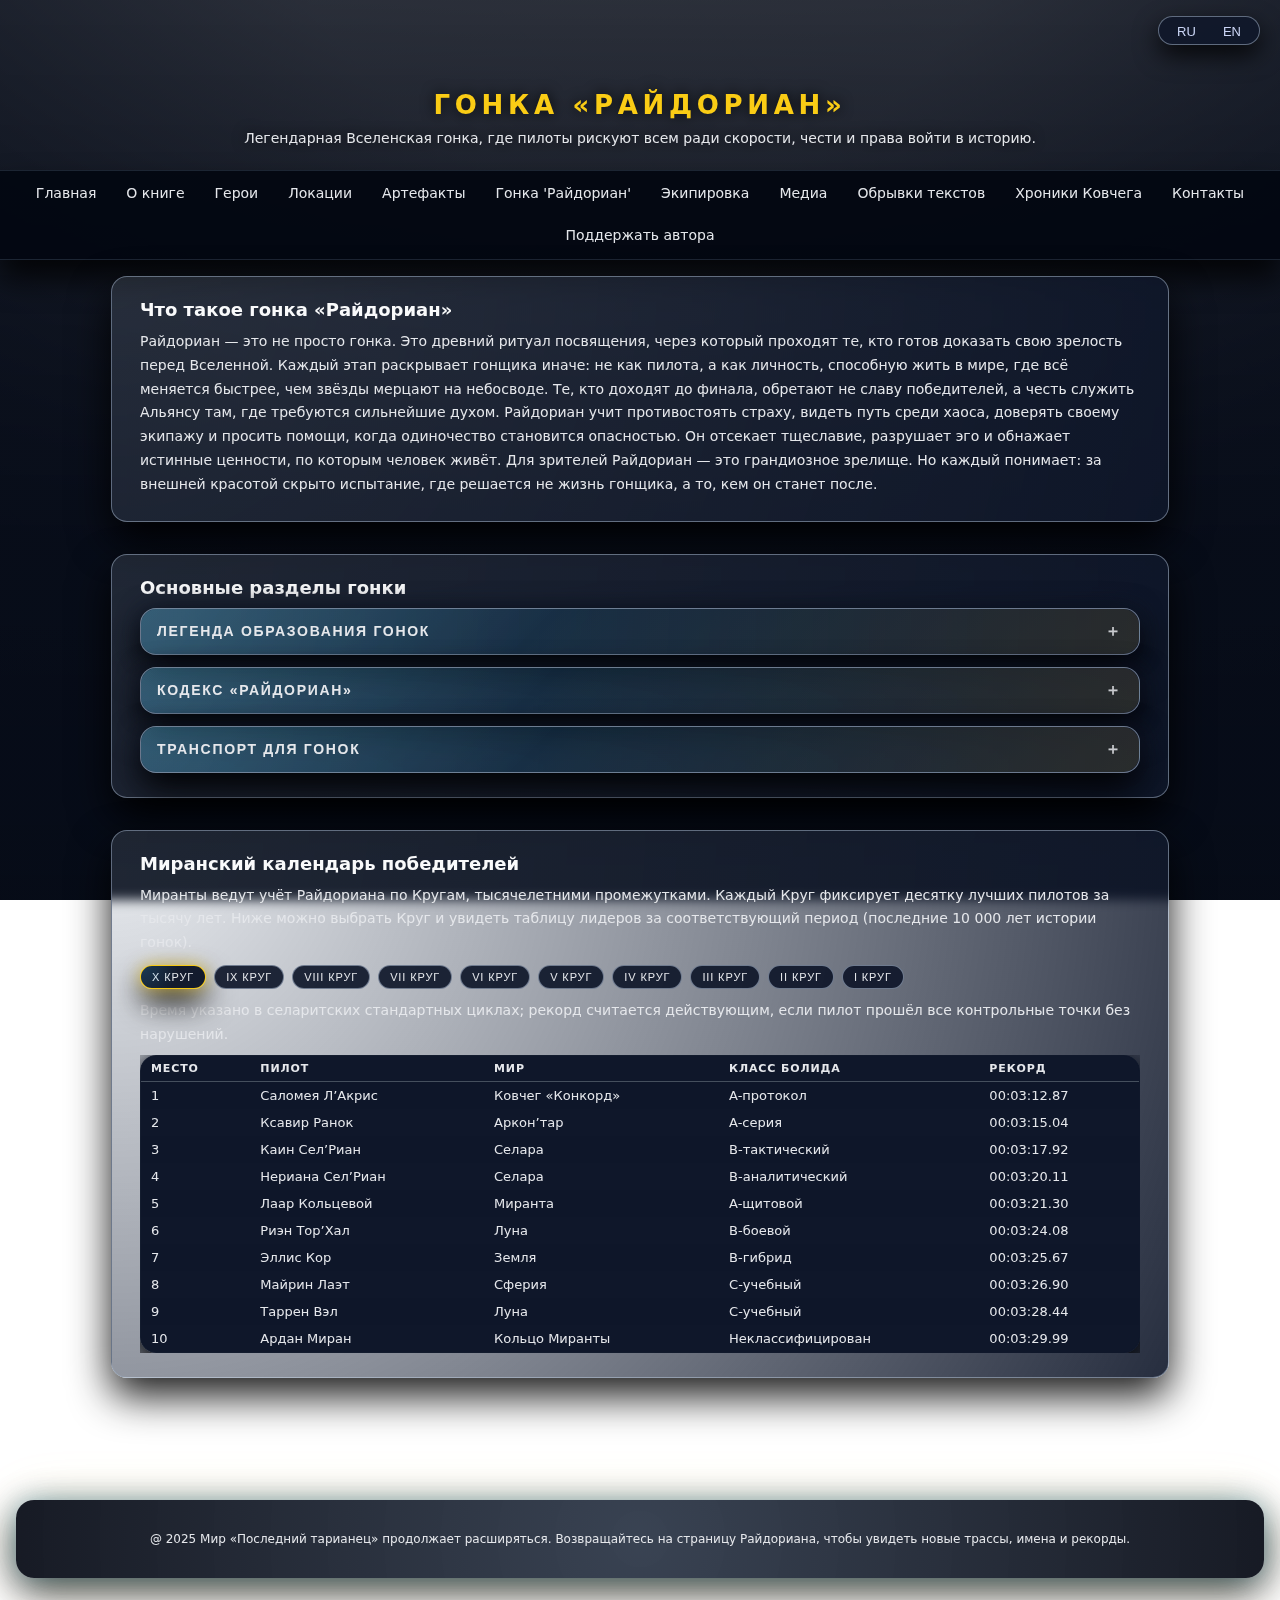
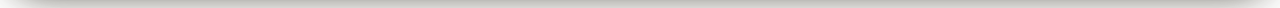
<file: rydorian.html>
<!DOCTYPE html>
<html lang="ru">
<head>
  <meta charset="UTF-8" />
  <meta name="viewport" content="width=device-width, initial-scale=1.0" />
  <title>Гонка «Райдориан» — Последний тарианец</title>
  <link rel="stylesheet" href="style.css" />

     <!-- Локальные стили только для страницы Райдориана -->
  <style>

/* ===== АНИМИРОВАННЫЕ ГРАВИТАЦИОННЫЕ ЛИНИИ ===== */

/* фон без jpg — твой градиент */
body {
  background:
    radial-gradient(circle at 50% -20%,
      rgba(255, 255, 255, 0.08) 0%,
      rgba(148, 163, 184, 0.12) 30%,
      rgba(30, 41, 59, 0.95) 85%),
    linear-gradient(180deg,
      rgba(51, 65, 85, 0.35) 0%,
      rgba(15, 23, 42, 0.95) 60%,
      #0a0f1a 100%);
  background-attachment: fixed;
}

/* отдельный слой с линиями */
/* отдельный слой с линиями */
.gravity-bg {
  position: fixed;
  inset: 0;
  z-index: -2;
  pointer-events: none;
  opacity: 0.18;

  background:
    repeating-linear-gradient(
      135deg,
      rgba(255, 255, 255, 0.03) 0px,
      rgba(255, 255, 255, 0.03) 2px,
      transparent 2px,
      transparent 80px
    ),
    repeating-linear-gradient(
      45deg,
      rgba(56, 189, 248, 0.03) 0px,
      rgba(56, 189, 248, 0.03) 3px,
      transparent 3px,
      transparent 140px
    );

  animation: gravityFlow 32s linear infinite;
  will-change: transform, opacity;
}


@keyframes gravityFlow {
  0% {
    transform: translate3d(0, 0, 0) skewX(0deg) skewY(0deg) scale(1);
    opacity: 0.16;
  }
  25% {
    transform: translate3d(-80px, -60px, 0) skewX(1deg) skewY(-0.7deg) scale(1.02);
    opacity: 0.20;
  }
  50% {
    transform: translate3d(-160px, -120px, 0) skewX(-1.4deg) skewY(1deg) scale(1.04);
    opacity: 0.22;
  }
  75% {
    transform: translate3d(-220px, -180px, 0) skewX(0.6deg) skewY(-0.4deg) scale(1.02);
    opacity: 0.19;
  }
  100% {
    transform: translate3d(-260px, -220px, 0) skewX(0deg) skewY(0deg) scale(1);
    opacity: 0.18;
  }
}


     /* Лёгкое подсвечивание текстовых блоков */
.rydorian-main .text-block {
  background: radial-gradient(circle at top left,
      rgba(148, 163, 184, 0.18),
      rgba(15, 23, 42, 0.90));
  border-color: rgba(148, 163, 184, 0.6);

  /* 🔥 ОТМЕНЯЕМ ГЛОБАЛЬНУЮ ФИКС-ВЫСОТУ ДЛЯ ЭТОЙ СТРАНИЦЫ */
  height: auto;
  max-height: none;
  overflow: visible;
}

/* Светлые аккордеоны */
.accordion-card {
  background: radial-gradient(circle at 0 0,
      rgba(148, 163, 184, 0.18),
      rgba(30, 41, 59, 0.95));
  border-color: rgba(148, 163, 184, 0.6);
}
.rule-text p {
  line-height: 1.0;  /* или 1.3 / 1.25 — подбери что нравится */
  margin: 5px 0;      /* уменьшает вертикальные отступы между абзацами */
}


    /* --- АККОРДЕОН (История / Правила / Транспорт) --- */

    .accordion-list {
      display: flex;
      flex-direction: column;
      gap: 12px;
      margin-top: 10px;
    }

    .accordion-card {
      position: relative;
      border-radius: 16px;
      border: 1px solid rgba(148, 163, 184, 0.7);
      background:
        radial-gradient(circle at 0 0, rgba(56, 189, 248, 0.2), rgba(15, 23, 42, 0.96));
      box-shadow:
        0 16px 36px rgba(0, 0, 0, 0.95),
        0 0 22px rgba(15, 23, 42, 0.9);
      overflow: hidden;
      transition:
        transform .18s ease-out,
        box-shadow .18s ease-out,
        border-color .18s ease-out,
        background .18s ease-out;
    }

    .accordion-card::before {
      content: "";
      position: absolute;
      inset: 0;
      pointer-events: none;
      border-radius: inherit;
      background:
        linear-gradient(135deg,
          rgba(125, 211, 252, 0.24),
          transparent 40%,
          rgba(250, 204, 21, 0.16));
      mix-blend-mode: screen;
      opacity: 0.7;
    }

    .accordion-card.is-open {
      transform: translateY(-2px);
      border-color: rgba(250, 204, 21, 0.95);
      background:
        radial-gradient(circle at 0 0, rgba(250, 204, 21, 0.28), rgba(15, 23, 42, 0.98));
      box-shadow:
        0 18px 40px rgba(0, 0, 0, 0.98),
        0 0 26px rgba(56, 189, 248, 0.5);
    }

    .accordion-inner {
      position: relative;
      z-index: 2;
    }

    .accordion-header {
      width: 100%;
      background: transparent;
      border: none;
      padding: 12px 16px;
      text-align: left;
      cursor: pointer;
      display: flex;
      align-items: center;
      justify-content: space-between;
      gap: 10px;
      font-size: 14px;
      font-weight: 600;
      letter-spacing: 0.12em;
      text-transform: uppercase;
      color: #e5e7eb;
    }

    .accordion-header span {
      pointer-events: none;
    }

    .accordion-header-icon {
      font-size: 16px;
      opacity: 0.85;
    }

    .accordion-content {
      display: none;
      padding: 0 16px 12px 16px;
      font-size: 13px;
      color: #dbeafe;
      line-height: 1.55;
    }

    .accordion-card.is-open .accordion-content {
      display: block;
    }

    .accordion-content p {
      margin: 6px 0 8px;
    }

    .accordion-content ul {
      margin: 4px 0 6px 18px;
      padding: 0;
    }

    .accordion-content li + li {
      margin-top: 2px;
    }

    /* --- ЛИДЕРБОРД: ВКЛАДКИ + ТАБЛИЦА --- */

    .leaderboard-block {
      margin-top: 22px;
    }

    .leaderboard-tabs {
      display: flex;
      flex-wrap: wrap;
      gap: 8px;
      margin: 10px 0 10px;
    }

    .leader-tab-btn {
      position: relative;
      border-radius: 999px;
      border: 1px solid rgba(148, 163, 184, 0.7);
      background: rgba(15, 23, 42, 0.92);
      color: #e5e7eb;
      font-size: 11px;
      letter-spacing: 0.08em;
      text-transform: uppercase;
      padding: 5px 11px;
      cursor: pointer;
      display: inline-flex;
      align-items: center;
      gap: 4px;
      transition:
        background .16s ease-out,
        border-color .16s ease-out,
        box-shadow .16s ease-out,
        transform .12s ease-out;
      white-space: nowrap;
    }

    .leader-tab-btn span {
      pointer-events: none;
    }

    .leader-tab-btn::before {
      content: "";
      position: absolute;
      inset: 0;
      border-radius: inherit;
      background:
        radial-gradient(circle at 0 0, rgba(56, 189, 248, 0.2), transparent 55%);
      opacity: 0;
      pointer-events: none;
      transition: opacity .16s ease-out;
    }

    .leader-tab-btn:hover {
      transform: translateY(-1px);
      border-color: rgba(56, 189, 248, 0.9);
      box-shadow: 0 0 14px rgba(56, 189, 248, 0.45);
    }

    .leader-tab-btn.active {
      background: rgba(15, 23, 42, 0.98);
      border-color: rgba(250, 204, 21, 0.98);
      box-shadow:
        0 0 16px rgba(250, 204, 21, 0.6),
        0 14px 30px rgba(0, 0, 0, 0.95);
    }

    .leader-tab-btn.active::before {
      opacity: 1;
    }

    .lb-era-label {
      font-size: 11px;
      color: #9ca3af;
      margin-top: 4px;
    }

    .leaderboard-table-wrapper {
      margin-top: 8px;
      overflow-x: auto;
    }

    table.leaderboard {
      width: 100%;
      border-collapse: collapse;
      font-size: 13px;
      background: rgba(15, 23, 42, 0.96);
      border-radius: 16px;
      overflow: hidden;
      border: 1px solid rgba(55, 65, 81, 0.95);
      box-shadow:
        0 18px 44px rgba(0, 0, 0, 0.96),
        0 0 24px rgba(15, 23, 42, 0.9);
    }

    table.leaderboard th,
    table.leaderboard td {
      padding: 6px 10px;
      text-align: left;
      white-space: nowrap;
    }

    table.leaderboard th {
      background: rgba(15, 23, 42, 1);
      color: #e5e7eb;
      font-weight: 600;
      letter-spacing: 0.08em;
      text-transform: uppercase;
      font-size: 11px;
      border-bottom: 1px solid rgba(75, 85, 99, 0.9);
    }

    table.leaderboard tbody tr:nth-child(odd) {
      background: rgba(15, 23, 42, 0.96);
    }

    table.leaderboard tbody tr:nth-child(even) {
      background: rgba(15, 23, 42, 0.9);
    }

    table.leaderboard tbody tr:hover {
      background: rgba(30, 64, 175, 0.78);
    }

    /* скрываем неактивные Круги */
    [data-era-body] {
      display: none;
    }

    [data-era-body].is-active {
      display: table-row-group;
    }

    @media (max-width: 640px) {
      .leader-tab-btn {
        font-size: 10px;
        padding: 4px 9px;
      }
    }
  </style>
</head>

<body>
 <div class="gravity-bg"></div>
  <div class="page-overlay"></div>

  <!-- языковая панель -->
  <div class="lang-switch">
    <button onclick="setLang('ru')">RU</button>
    <button onclick="setLang('en')">EN</button>
  </div>

  <!-- верхний заголовок страницы -->
  <header class="subpage-header">
    <h1 data-ru="Гонка «Райдориан»"
        data-en="Rydorian Race">
      Гонка «Райдориан»
    </h1>
    <p class="subpage-lead"
       data-ru="Легендарная Вселенская гонка, где пилоты рискуют всем ради скорости, чести и права войти в историю."
       data-en="Legendary Interstellar Race where pilots risk everything for speed, honor, and the right to be written into history.">
      Легендарная Вселенская гонка, где пилоты рискуют всем ради скорости, чести и права войти в историю.
    </p>
  </header>

    <!-- ГЛАВНОЕ МЕНЮ -->
  <nav class="main-nav">
    <a href="index.html"
       data-ru="Главная" data-en="Home">Главная</a>

    <a href="about.html"
       data-ru="О книге" data-en="About">О книге</a>

    <a href="characters.html"
       data-ru="Герои" data-en="Characters">Герои</a>

    <a href="locations.html"
       data-ru="Локации" data-en="Locations">Локации</a>

    <a href="artifacts.html"
       data-ru="Артефакты" data-en="Artifacts">Артефакты</a>

    <a href="rydorian.html"
       data-ru="Гонка 'Райдориан'" data-en="'Rydorian' Race">Гонка 'Райдориан'</a>

    <a href="equipment.html"
       data-ru="Экипировка" data-en="Equipment">Экипировка</a>

    <a href="media.html"
       data-ru="Медиа" data-en="Media">Медиа</a>

    <a href="fragments.html"
       data-ru="Обрывки текстов" data-en="Text fragments">Обрывки текстов</a>

    <a href="chronicles.html"
       data-ru="Хроники Ковчега" data-en="Ark Chronicles">Хроники Ковчега</a>

    <a href="contacts.html"
       data-ru="Контакты" data-en="Contacts">Контакты</a>

    <a href="donate.html"
       data-ru="Поддержать автора" data-en="Donate">Поддержать автора</a>
  </nav>


  <main class="about-main rydorian-main">

    <!-- Блок 1: краткое описание гонки -->
    <section class="text-block text-block-auto">
      <h2 data-ru="Что такое гонка «Райдориан»"
          data-en="What is the Rydorian Race">
        Что такое гонка «Райдориан»
      </h2>
      <p
        data-ru="Райдориан — это не просто гонка. Это древний ритуал посвящения, через который проходят те, кто готов доказать свою зрелость перед Вселенной. Каждый этап раскрывает гонщика иначе: не как пилота, а как личность, способную жить в мире, где всё меняется быстрее, чем звёзды мерцают на небосводе. Те, кто доходят до финала, обретают не славу победителей, а честь служить Альянсу там, где требуются сильнейшие духом. Райдориан учит противостоять страху, видеть путь среди хаоса, доверять своему экипажу и просить помощи, когда одиночество становится опасностью. Он отсекает тщеславие, разрушает эго и обнажает истинные ценности, по которым человек живёт. Для зрителей Райдориан — это грандиозное зрелище. Но каждый понимает: за внешней красотой скрыто испытание, где решается не жизнь гонщика, а то, кем он станет после."
        data-en="Rydorian is more than a race. It is an ancient rite of passage for those who choose to prove their readiness before the ever-shifting universe. Each stage reveals the pilot anew
not as a master of a craft, but as a being capable of surviving a cosmos that changes faster than starlight itself. Those who reach the end earn not fame, but the honor of serving the Alliance in the farthest corners of space places where only the strongest spirits endure. Rydorian teaches one to stand against fear, to find direction within chaos, to trust a crew, and to ask for help when solitude becomes a threat. It strips away vanity, confronts ego, and lays bare the values by which a person lives. To the countless spectators, Rydorian is a galactic spectacle. Yet all understand that beneath the brilliance lies a trial one that decides not the pilot’s survival, but the person he will become.">
        Райдориан — это не просто гонка. Это древний ритуал посвящения, через который проходят те, кто готов доказать свою зрелость перед Вселенной. Каждый этап раскрывает гонщика иначе: не как пилота, а как личность, способную жить в мире, где всё меняется быстрее, чем звёзды мерцают на небосводе. Те, кто доходят до финала, обретают не славу победителей, а честь служить Альянсу там, где требуются сильнейшие духом. Райдориан учит противостоять страху, видеть путь среди хаоса, доверять своему экипажу и просить помощи, когда одиночество становится опасностью. Он отсекает тщеславие, разрушает эго и обнажает истинные ценности, по которым человек живёт. Для зрителей Райдориан — это грандиозное зрелище. Но каждый понимает: за внешней красотой скрыто испытание, где решается не жизнь гонщика, а то, кем он станет после.
      </p>
    </section>

    <!-- Блок 2: кликабельные разделы (аккордеон) -->
    <section class="text-block text-block-auto">
      <h2 data-ru="Основные разделы гонки"
          data-en="Core aspects of the race">
        Основные разделы гонки
      </h2>

      <div class="accordion-list">

        <!-- История гонок -->
        <div class="accordion-card" data-acc="history">
          <div class="accordion-inner">
            <button class="accordion-header">
              <span data-ru="Легенда образования гонок"
                    data-en="The Legend of How the Races Came to Be">
                Легенда образования гонок
              </span>
              <span class="accordion-header-icon">＋</span>
            </button>
            <div class="accordion-content">
              <p
                data-ru="Говорят, ещё до того, как поднялись башни Ковчега и открылись его врата, на орбитах Первых существовали тайные круги испытаний. И там, под тихим светом звёзд, рождалось то, что поздние эпохи назовут Райдорианом. Те испытания не были гонками. Они были тропой смелых, где пилоты проходили сквозь ловушки гравитации, видели образы грядущих битв и переживали то, что ждало путников в великой бездне. Но время меняло всё вокруг, и вместе с ним менялась и Тропа. Каждый новый мастер добавлял к ней свой замысел: ворота, что повинуются притяжению; тоннели, в которых слышатся голоса машин; участки, где дыхание само становится хрупким. Когда же Старейшины увидели, что Тропа обрела дух,
они создали Мирантский Круг и стали вписывать туда имена тех, кто дошёл до конца и не дрогнул перед испытанием судьбы. Так Райдориан стал не состязанием,
но путём посвящения. Говорят, всякий, кто однажды победил, изменялся навсегда
и становился достойным служить там, где звёзды гаснут быстрее, чем произносится молитва, а ошибки отзываются эхом целых миров. Так рассказывают детям, чтобы помнили: Райдориан выбирает тех, кто готов услышать зов Вселенной."
                data-en="It is said that long before the Ark raised its towers and before its gates opened to the stars, there existed hidden circles upon the orbits of the First Ones. And there, beneath the quiet shimmer of distant suns, the path later known as Rydorian was born. Those trials were not races. They were the Road of the Brave where pilots stepped through snares of gravity, beheld visions of battles yet to come, and faced the perils awaiting travelers in the vast abyss. But ages passed, and with them the Road changed. Each new master left their mark upon it: gates shaped by unseen forces; tunnels that whispered with the voices of ancient machines; regions where even breath turned fragile. When the Elders saw that the Road had gained a spirit of its own, they formed the Mirantine Circle and inscribed within it the names of those who walked the Road to its end and did not falter before the decree of fate. Thus Rydorian ceased to be a contest, becoming instead a rite of passage. And it is said that whoever triumphed once was forever changed made worthy to serve where stars die quicker than prayers are spoken, and where errors echo across worlds. So the tale is told to children that they may remember: Rydorian chooses those who are ready to hear the voice of the universe.">
                Говорят, ещё до того, как поднялись башни Ковчега и открылись его врата, на орбитах Первых существовали тайные круги испытаний. И там, под тихим светом звёзд, рождалось то, что поздние эпохи назовут Райдорианом. Те испытания не были гонками. Они были тропой смелых, где пилоты проходили сквозь ловушки гравитации, видели образы грядущих битв и переживали то, что ждало путников в великой бездне. Но время меняло всё вокруг, и вместе с ним менялась и Тропа. Каждый новый мастер добавлял к ней свой замысел: ворота, что повинуются притяжению; тоннели, в которых слышатся голоса машин; участки, где дыхание само становится хрупким. Когда же Старейшины увидели, что Тропа обрела дух,
они создали Мирантский Круг и стали вписывать туда имена тех, кто дошёл до конца и не дрогнул перед испытанием судьбы. Так Райдориан стал не состязанием,
но путём посвящения. Говорят, всякий, кто однажды победил, изменялся навсегда
и становился достойным служить там, где звёзды гаснут быстрее, чем произносится молитва, а ошибки отзываются эхом целых миров. Так рассказывают детям, чтобы помнили: Райдориан выбирает тех, кто готов услышать зов Вселенной.
              </p>
             
            </div>
          </div>
        </div>

        <!-- Правила гонок / Кодекс Райдориана -->
<div class="accordion-card" data-acc="rules">
  <div class="accordion-inner">
    <button class="accordion-header">
      <span
        data-ru="Кодекс «Райдориан»"
        data-en="The Rydorian Codex">
        Кодекс «Райдориан»
      </span>
      <span class="accordion-header-icon">＋</span>
    </button>

    <div class="accordion-content">

      <!-- Русский текст Кодекса -->
      <div class="rule-text rule-text-ru">
        <p><strong>I. Природа гонки</strong></p>
        <p>Райдориан — это не соревнование скорости, а ритуал взросления.</p>
        <p>Он создан, чтобы испытать волю, мудрость и внутреннюю чистоту пилота.</p>
        <p>Те, кто проходит трассу до конца, считаются достойными служить Альянсу.</p>

        <p><strong>II. Честность техники</strong></p>
        <p>Каждый корабль обязан пройти преддопускную проверку.</p>
        <p>Скрытые модернизации или ложные технические данные считаются предательством Трассы.</p>

        <p><strong>III. Открытость экипажа</strong></p>
        <p>Личность пилота и его состояние здоровья не могут быть скрыты.</p>
        <p>Всё, что происходит на борту, фиксируется ИИ и передаётся Комиссии.</p>

        <p><strong>IV. Полномочия ИИ</strong></p>
        <p>ИИ отвечает только за жизнеобеспечение, защиту</p>
        <p>и аварийный вывод корабля с трассы.</p>
        <p>Он не имеет права вести гонку вместо пилота,</p>
        <p>кроме единственного случая — угрозы его жизни.</p>

        <p><strong>V. Абсолютный запрет на оружие</strong></p>
        <p>Никакие виды вооружения — энергетические, физические или программные —</p>
        <p>не допускаются на трассу.</p>
        <p>Трасса — путь чести, а не войны.</p>

        <p><strong>VI. Архив Трассы</strong></p>
        <p>Все действия корабля фиксируются и передаются Хранителям.</p>
        <p>Память Трассы считается высшей истиной</p>
        <p>и основой для разбора любых споров.</p>

        <p><strong>VII. Достоинство победы</strong></p>
        <p>Пилот, прошедший Райдориан, получает не славу,</p>
        <p>а право служить Альянсу.</p>
        <p>Гонка раскрывает тех, кто умеет доверять, преодолевать страх</p>
        <p>и находить свой путь в хаосе Вселенной.</p>
      </div>

      <!-- English text of the Codex -->
      <div class="rule-text rule-text-en" style="display:none;">
        <p><strong>I. The Nature of the Race</strong></p>
        <p>Rydorian is not a contest of speed, but a rite of ascension.</p>
        <p>It exists to test the will, wisdom, and inner clarity of the pilot.</p>
        <p>Those who endure the course to its end are deemed worthy to serve the Alliance.</p>

        <p><strong>II. The Honesty of Craft</strong></p>
        <p>Every vessel must undergo pre-race inspection.</p>
        <p>Hidden modifications or falsified specifications are regarded as betrayal of the Track.</p>

        <p><strong>III. The Transparency of Crew</strong></p>
        <p>A pilot’s identity and state of health may never be concealed.</p>
        <p>All events aboard the craft are recorded by the AI and transmitted to the Commission.</p>

        <p><strong>IV. The Mandate of the AI</strong></p>
        <p>The AI is entrusted solely with life-support, protection,</p>
        <p>and emergency extraction from the course.</p>
        <p>It may not pilot the vessel in the race,</p>
        <p>save for the single exception—when the pilot’s life is in danger.</p>

        <p><strong>V. The Absolute Prohibition of Weapons</strong></p>
        <p>No form of armament—energetic, physical, or digital—</p>
        <p>may be brought onto the course.</p>
        <p>The Track is a path of honor, not of war.</p>

        <p><strong>VI. The Archive of the Track</strong></p>
        <p>All actions of the vessel are recorded and delivered to the Keepers.</p>
        <p>The memory of the Track is held as the highest truth</p>
        <p>and the foundation for resolving all disputes.</p>

        <p><strong>VII. The Dignity of Victory</strong></p>
        <p>A pilot who completes Rydorian earns not fame,</p>
        <p>but the right to serve the Alliance.</p>
        <p>The Race reveals those who can trust, overcome fear,</p>
        <p>and find their path through the chaos of the Universe.</p>
      </div>

    </div>
  </div>
</div>

        <!-- Транспорт для гонок -->
        <div class="accordion-card" data-acc="craft">
          <div class="accordion-inner">
            <button class="accordion-header">
              <span data-ru="Транспорт для гонок"
                    data-en="Racing craft">
                Транспорт для гонок
              </span>
              <span class="accordion-header-icon">＋</span>
            </button>
           <div class="accordion-content">

  <p
    data-ru="Болиды Райдориана — это не просто быстрые машины. Их проектируют на стыке боевых платформ, спасательных шаттлов и экспериментальных лабораторий. Каждый корпус рассчитан под определённый уровень допуска, а каждая модификация фиксируется в Архиве Трассы — вплоть до состава сплавов и поведения обшивки под селаритскими штормами."
    data-en="Rydorian craft are far more than fast machines. They are engineered at the crossroads of combat platforms, rescue shuttles, and experimental laboratories. Each hull is calibrated to a specific clearance level, and every modification is recorded in the Track Archive — down to the alloy composition and how the outer shell behaves under Selarite storms.">
    Болиды Райдориана — это не просто быстрые машины...
  </p>

  <!-- CLASS A -->
  <p><strong data-ru="Класс A — прототипы предельного режима"
              data-en="Class A — Prototype Vessels of the Extreme Threshold">
    Класс A — прототипы предельного режима
  </strong></p>

  <p
    data-ru="Эти болиды существуют на границе допустимых параметров. Их двигатели работают в диапазонах, которые на боевых судах считаются аварийными, а система стабилизации вмешивается только в самый последний момент, если пилот теряет контроль."
    data-en="These craft exist at the boundary of what is considered physically possible. Their engines operate in ranges that would be classified as critical-emergency on military ships, and stabilization systems intervene only at the final instant, when the pilot is seconds from losing control.">
    Эти болиды существуют на границе допустимых параметров...
  </p>

  <ul>
    <li data-ru="Допуск: ветераны гонки, пилоты спецподразделений, операторы секретных миссий Альянса."
        data-en="Clearance: race veterans, special-operations pilots, and operatives of classified Alliance missions.">
      Допуск: ветераны гонки...
    </li>
    <li data-ru="Ограничители: минимальны; часть систем намеренно отключена, чтобы не «гасить» реакцию пилота."
        data-en="Limiters: minimal; several safety subsystems are deliberately disabled so they do not dull the pilot’s reflexes.">
      Ограничители: минимальны...
    </li>
    <li data-ru="Риск: одна ошибка и корпус не подлежит восстановлению, а пилота ищут уже не медики, а Хранители."
        data-en="Risk: a single mistake leaves the hull unrecoverable and the search for the pilot falls not to medics, but to the Keepers.">
      Риск: одна ошибка...
    </li>
    <li data-ru="Особенность: многие A-болиды имеют «живую телеметрию» — мерцающие линии по кромке трассы, которые видит только пилот."
        data-en="Feature: many Class A craft possess 'living telemetry'—shimmering lines along the track visible only to the pilot.">
      Особенность: «живая телеметрия»...
    </li>
  </ul>

  <!-- CLASS B -->
  <p><strong data-ru="Класс B — боевая серия Райдориана"
              data-en="Class B — The Combat Line of Rydorian">
    Класс B — боевая серия Райдориана
  </strong></p>

  <p
    data-ru="Баланс между безумием и выживаемостью. Болиды этого класса близки к боевым шаттлам фронтовых линий, но лишены оружия и усилены в зонах, где боевые суда обычно жертвуют бронёй ради огневой мощи."
    data-en="A balance between madness and survivability. Craft of this class are close to frontline combat shuttles, but stripped of weaponry and reinforced in regions where military ships normally sacrifice armor for offensive systems.">
    Баланс между безумием и выживаемостью...
  </p>

  <ul>
    <li data-ru="Допуск: курсанты Академии Ко’Марис, действующие пилоты Альянса, прикреплённые к Мирантскому Кругу."
        data-en="Clearance: Ko’Maris Academy cadets, active Alliance pilots, and members affiliated with the Mirant Circle.">
      Допуск: курсанты...
    </li>
    <li data-ru="Ограничители: контролируются перегрузка, тепловая нагрузка и уровень повреждений обшивки."
        data-en="Limiters: acceleration, thermal load, and hull stress are strictly supervised.">
      Ограничители: контролируются...
    </li>
    <li data-ru="Риск: при грубых ошибках система аварийного отвода может насильно вывести болид с трассы."
        data-en="Risk: severe piloting errors can trigger forced extraction, removing the craft from the race against the pilot’s will.">
      Риск: аварийный отвод...
    </li>
    <li data-ru="Особенность: на B-классе проходят финальные испытания пилоты, которых готовят к дальним экспедициям."
        data-en="Feature: Class B serves as the final testing ground for pilots destined for deep-space expeditions.">
      Особенность: финальные испытания...
    </li>
  </ul>

  <!-- CLASS C -->
  <p><strong data-ru="Класс C — учебные болиды Первой Трассы"
              data-en="Class C — Training Craft of the First Track">
    Класс C — учебные болиды Первой Трассы
  </strong></p>

  <p
    data-ru="Эти аппараты созданы для тех, кто впервые выходит на официальный Райдориан. Их обшивка утолщена, кабина окружена амортизационными полями, а разрешённые траектории проходят вдоль относительно мягких участков гравитационного рельефа."
    data-en="These vessels are built for those stepping onto the official Rydorian course for the first time. Their hulls are thickened, cockpits wrapped in cushioning fields, and their permitted paths run along the gentlest parts of the gravitational terrain.">
    Эти аппараты созданы...
  </p>

  <ul>
    <li data-ru="Допуск: новички, младшие курсанты, участники из миров, только вступивших в Альянс."
        data-en="Clearance: newcomers, junior cadets, and participants from worlds newly admitted to the Alliance.">
      Допуск: новички...
    </li>
    <li data-ru="Ограничители: усиленная защита, мягкие перегрузки, ранний аварийный вывод."
        data-en="Limiters: reinforced safety, softened G-forces, early emergency extraction.">
      Ограничители: усиленная защита...
    </li>
    <li data-ru="Риск: минимизирован, но ошибки фиксируются в Архиве и могут закрыть путь к классам B и A."
        data-en="Risk: minimized, though every mistake is still recorded in the Archive—and may bar advancement to higher classes.">
      Риск: минимизирован...
    </li>
    <li data-ru="Особенность: многие пилоты сохраняют фрагменты обшивки своего первого C-болида как талисман."
        data-en="Feature: many pilots keep fragments of their first C-class hull as a talisman.">
      Особенность: талисман...
    </li>
  </ul>

  <!-- LEGENDARY CUSTOM CRAFT -->
  <p
    data-ru="Некоторые легендарные пилоты, вроде Саломеи Л’Акрис, годами летают на корпусах, которые начинали жизнь как обычная B-серия. После десятков модернизаций такие болиды становятся уникальными машинами: по силуэту их узнают ещё до выхода на старт, а по резонансу двигателей даже с глухих трибун Мирантского Кольца. Считается, что если имя пилота и номер его корпуса трижды попадают в Мирантский календарь, болид больше не имеют права разбирать: его консервируют и отправляют в Тоннели Памяти как часть живой истории Райдориана."
    data-en="Some legendary pilots—such as Salomea L’Akris—fly vessels that began life as ordinary B-series hulls. After decades of modifications, these machines become iconic, one-of-a-kind craft: recognized by silhouette even before entering the launch corridor, and by engine resonance from the farthest seats of the Mirant Ring. It is said that if a pilot’s name and hull number enter the Mirant Calendar three times, the vessel may never again be dismantled; it is sealed and placed into the Tunnels of Memory as a living fragment of Rydorian history.">
    Некоторые легендарные пилоты...
  </p>

</div>
         </div>
        </div>

      </div>
    </section>

    <!-- Блок 3: таблица лидеров по селаритскому календарю -->
    <section class="text-block text-block-auto leaderboard-block">
      <h2 data-ru="Миранский календарь победителей"
          data-en="Mirant calendar of champions">
        Миранский календарь победителей
      </h2>

      <p
        data-ru="Миранты ведут учёт Райдориана по Кругам, тысячелетними промежутками. Каждый Круг фиксирует десятку лучших пилотов за тысячу лет. Ниже можно выбрать Круг и увидеть таблицу лидеров за соответствующий период (последние 10&nbsp;000 лет истории гонок)."
        data-en="Mirantes record Rydorian results in Circles thousand-year periods. Each Circle holds the top ten pilots of its era. Below you can choose a Circle and see the corresponding leaderboard for the last 10,000 years of the race.">
        Миранты ведут учёт Райдориана по Кругам, тысячелетними промежутками. Каждый Круг фиксирует десятку лучших пилотов за тысячу лет.
      </p>

      <!-- вкладки Кругов -->
      <div class="leaderboard-tabs">
        <button class="leader-tab-btn active" data-era="era10">
          <span data-ru="X Круг" data-en="Circle X">X Круг</span>
        </button>
        <button class="leader-tab-btn" data-era="era9">
          <span data-ru="IX Круг" data-en="Circle IX">IX Круг</span>
        </button>
        <button class="leader-tab-btn" data-era="era8">
          <span data-ru="VIII Круг" data-en="Circle VIII">VIII Круг</span>
        </button>
        <button class="leader-tab-btn" data-era="era7">
          <span data-ru="VII Круг" data-en="Circle VII">VII Круг</span>
        </button>
        <button class="leader-tab-btn" data-era="era6">
          <span data-ru="VI Круг" data-en="Circle VI">VI Круг</span>
        </button>
        <button class="leader-tab-btn" data-era="era5">
          <span data-ru="V Круг" data-en="Circle V">V Круг</span>
        </button>
        <button class="leader-tab-btn" data-era="era4">
          <span data-ru="IV Круг" data-en="Circle IV">IV Круг</span>
        </button>
        <button class="leader-tab-btn" data-era="era3">
          <span data-ru="III Круг" data-en="Circle III">III Круг</span>
        </button>
        <button class="leader-tab-btn" data-era="era2">
          <span data-ru="II Круг" data-en="Circle II">II Круг</span>
        </button>
        <button class="leader-tab-btn" data-era="era1">
          <span data-ru="I Круг" data-en="Circle I">I Круг</span>
        </button>
      </div>

      <p class="lb-era-label"
         data-ru="Время указано в селаритских стандартных циклах; рекорд считается действующим, если пилот прошёл все контрольные точки без нарушений."
         data-en="Time is measured in Selarite standard cycles; a record is valid only if all checkpoints were passed without violations.">
        Время указано в селаритских стандартных циклах; рекорд считается действующим, если пилот прошёл все контрольные точки без нарушений.
      </p>

      <div class="leaderboard-table-wrapper">
        <table class="leaderboard">
          <thead>
            <tr>
              <th data-ru="Место" data-en="Rank">Место</th>
              <th data-ru="Пилот" data-en="Pilot">Пилот</th>
              <th data-ru="Мир" data-en="World">Мир</th>
              <th data-ru="Класс болида" data-en="Craft class">Класс болида</th>
              <th data-ru="Рекорд" data-en="Record">Рекорд</th>
            </tr>
          </thead>

                                   <!-- X Круг -->
          <tbody data-era-body="era10" class="is-active">
            <tr><td>1</td><td><span data-ru="Саломея Л’Акрис" data-en="Salomeya L'Akris">Саломея Л’Акрис</span></td><td><span data-ru="Ковчег «Конкорд»" data-en="Kovcheg &quot;Konkord&quot;">Ковчег «Конкорд»</span></td><td>A-протокол</td><td>00:03:12.87</td></tr>
            <tr><td>2</td><td><span data-ru="Ксавир Ранок" data-en="Ksavir Ranok">Ксавир Ранок</span></td><td><span data-ru="Аркон’тар" data-en="Arkon'tar">Аркон’тар</span></td><td>A-серия</td><td>00:03:15.04</td></tr>
            <tr><td>3</td><td><span data-ru="Каин Сел’Риан" data-en="Kain Sel'Rian">Каин Сел’Риан</span></td><td><span data-ru="Селара" data-en="Selara">Селара</span></td><td>B-тактический</td><td>00:03:17.92</td></tr>
            <tr><td>4</td><td><span data-ru="Нериана Сел’Риан" data-en="Neriana Sel'Rian">Нериана Сел’Риан</span></td><td><span data-ru="Селара" data-en="Selara">Селара</span></td><td>B-аналитический</td><td>00:03:20.11</td></tr>
            <tr><td>5</td><td><span data-ru="Лаар Кольцевой" data-en="Laar Koltsevoy">Лаар Кольцевой</span></td><td><span data-ru="Миранта" data-en="Miranta">Миранта</span></td><td>A-щитовой</td><td>00:03:21.30</td></tr>
            <tr><td>6</td><td><span data-ru="Риэн Тор’Хал" data-en="Rien Tor'Khal">Риэн Тор’Хал</span></td><td><span data-ru="Луна" data-en="Luna">Луна</span></td><td>B-боевой</td><td>00:03:24.08</td></tr>
            <tr><td>7</td><td><span data-ru="Эллис Кор" data-en="Ellis Kor">Эллис Кор</span></td><td><span data-ru="Земля" data-en="Zemlya">Земля</span></td><td>B-гибрид</td><td>00:03:25.67</td></tr>
            <tr><td>8</td><td><span data-ru="Майрин Лаэт" data-en="Mayrin Laet">Майрин Лаэт</span></td><td><span data-ru="Сферия" data-en="Sferiya">Сферия</span></td><td>C-учебный</td><td>00:03:26.90</td></tr>
            <tr><td>9</td><td><span data-ru="Таррен Вэл" data-en="Tarren Vel">Таррен Вэл</span></td><td><span data-ru="Луна" data-en="Luna">Луна</span></td><td>C-учебный</td><td>00:03:28.44</td></tr>
            <tr><td>10</td><td><span data-ru="Ардан Миран" data-en="Ardan Miran">Ардан Миран</span></td><td><span data-ru="Кольцо Миранты" data-en="Kol'tso Miranty">Кольцо Миранты</span></td><td>Неклассифицирован</td><td>00:03:29.99</td></tr>
          </tbody>

          <!-- IX Круг -->
          <tbody data-era-body="era9">
            <tr><td>1</td><td><span data-ru="Хайрон Т’Кал" data-en="Khayron T'Kal">Хайрон Т’Кал</span></td><td><span data-ru="Луна" data-en="Luna">Луна</span></td><td>A-протокол</td><td>00:03:18.01</td></tr>
            <tr><td>2</td><td><span data-ru="Ариэль Соран" data-en="Ariel Soran">Ариэль Соран</span></td><td><span data-ru="Земля" data-en="Zemlya">Земля</span></td><td>A-щитовой</td><td>00:03:18.77</td></tr>
            <tr><td>3</td><td><span data-ru="Корт Ис’Рэл" data-en="Kort Is'Rel">Корт Ис’Рэл</span></td><td><span data-ru="Селара" data-en="Selara">Селара</span></td><td>B-серия</td><td>00:03:21.42</td></tr>
            <tr><td>4</td><td><span data-ru="Йивар Рал" data-en="Yivar Ral">Йивар Рал</span></td><td><span data-ru="Аркон’тар" data-en="Arkon'tar">Аркон’тар</span></td><td>B-серия</td><td>00:03:22.05</td></tr>
            <tr><td>5</td><td><span data-ru="Рея Ном" data-en="Reya Nom">Рея Ном</span></td><td><span data-ru="Сферия" data-en="Sferiya">Сферия</span></td><td>B-тактический</td><td>00:03:23.58</td></tr>
            <tr><td>6</td><td><span data-ru="Зарр Хэл" data-en="Zarr Khel">Зарр Хэл</span></td><td><span data-ru="Каэл-3" data-en="Kael-3">Каэл-3</span></td><td>A-серия</td><td>00:03:24.88</td></tr>
            <tr><td>7</td><td><span data-ru="Ряэл Кор" data-en="Ryael Kor">Ряэл Кор</span></td><td><span data-ru="Миранта" data-en="Miranta">Миранта</span></td><td>C-учебный</td><td>00:03:27.13</td></tr>
            <tr><td>8</td><td><span data-ru="Таэлл Варис" data-en="Taell Varis">Таэлл Варис</span></td><td><span data-ru="Ковчег «Элисон»" data-en="Kovcheg &quot;Elison&quot;">Ковчег «Элисон»</span></td><td>C-учебный</td><td>00:03:28.71</td></tr>
            <tr><td>9</td><td><span data-ru="Илана Рисс" data-en="Ilana Riss">Илана Рисс</span></td><td><span data-ru="Ковчег «Талассия»" data-en="Kovcheg &quot;Talassiya&quot;">Ковчег «Талассия»</span></td><td>C-учебный</td><td>00:03:29.40</td></tr>
            <tr><td>10</td><td><span data-ru="Морн Кавар" data-en="Morn Kavar">Морн Кавар</span></td><td><span data-ru="Орион Прайм" data-en="Orion Praym">Орион Прайм</span></td><td>Неклассифицирован</td><td>00:03:30.00</td></tr>
          </tbody>

          <!-- VIII Круг -->
          <tbody data-era-body="era8">
            <tr><td>1</td><td><span data-ru="Хаэлин Мир" data-en="Khaelin Mir">Хаэлин Мир</span></td><td><span data-ru="Сферия" data-en="Sferiya">Сферия</span></td><td>A-щитовой</td><td>00:03:19.90</td></tr>
            <tr><td>2</td><td><span data-ru="Кириан Дор’Риан" data-en="Kirian Dor'Rian">Кириан Дор’Риан</span></td><td><span data-ru="Аркон’тар" data-en="Arkon'tar">Аркон’тар</span></td><td>A-серия</td><td>00:03:20.33</td></tr>
            <tr><td>3</td><td><span data-ru="Сайя Неваль" data-en="Saya Neval'">Сайя Неваль</span></td><td><span data-ru="Селара" data-en="Selara">Селара</span></td><td>B-тактический</td><td>00:03:22.77</td></tr>
            <tr><td>4</td><td><span data-ru="Оррес Кал’Тар" data-en="Orres Kal'Tar">Оррес Кал’Тар</span></td><td><span data-ru="Ковчег «Равенна»" data-en="Kovcheg &quot;Ravenna&quot;">Ковчег «Равенна»</span></td><td>B-стратегический</td><td>00:03:23.02</td></tr>
            <tr><td>5</td><td><span data-ru="Эллар Тен" data-en="Ellar Ten">Эллар Тен</span></td><td><span data-ru="Земля" data-en="Zemlya">Земля</span></td><td>B-серия</td><td>00:03:24.55</td></tr>
            <tr><td>6</td><td><span data-ru="Мириса Лейн" data-en="Mirisa Lein">Мириса Лейн</span></td><td><span data-ru="Ковчег «Эридан»" data-en="Kovcheg &quot;Eridan&quot;">Ковчег «Эридан»</span></td><td>B-боевой</td><td>00:03:25.89</td></tr>
            <tr><td>7</td><td><span data-ru="Варр Тир’Хел" data-en="Varr Tir'Khel">Варр Тир’Хел</span></td><td><span data-ru="Каэл-3" data-en="Kael-3">Каэл-3</span></td><td>C-учебный</td><td>00:03:28.11</td></tr>
            <tr><td>8</td><td><span data-ru="Джайна Крайс" data-en="Dzhayna Krais">Джайна Крайс</span></td><td><span data-ru="Луна" data-en="Luna">Луна</span></td><td>C-учебный</td><td>00:03:28.42</td></tr>
            <tr><td>9</td><td><span data-ru="Фарис Омран" data-en="Faris Omran">Фарис Омран</span></td><td><span data-ru="Орион Прайм" data-en="Orion Praym">Орион Прайм</span></td><td>C-учебный</td><td>00:03:29.97</td></tr>
            <tr><td>10</td><td><span data-ru="Лиор Сейл" data-en="Lior Seyl">Лиор Сейл</span></td><td><span data-ru="Ковчег «Аврора»" data-en="Kovcheg &quot;Avrora&quot;">Ковчег «Аврора»</span></td><td>Неклассифицирован</td><td>00:03:31.20</td></tr>
          </tbody>

          <!-- VII Круг -->
          <tbody data-era-body="era7">
            <tr><td>1</td><td><span data-ru="Дэрон Вэл’Крис" data-en="Deron Vel'Kris">Дэрон Вэл’Крис</span></td><td><span data-ru="Аркон’тар" data-en="Arkon'tar">Аркон’тар</span></td><td>A-серия</td><td>00:03:21.10</td></tr>
            <tr><td>2</td><td><span data-ru="Наири Ас’Талл" data-en="Nairi As'Tall">Наири Ас’Талл</span></td><td><span data-ru="Селара" data-en="Selara">Селара</span></td><td>A-протокол</td><td>00:03:21.45</td></tr>
            <tr><td>3</td><td><span data-ru="Керан Софиан" data-en="Keran Sofian">Керан Софиан</span></td><td><span data-ru="Земля" data-en="Zemlya">Земля</span></td><td>B-серия</td><td>00:03:23.21</td></tr>
            <tr><td>4</td><td><span data-ru="Лирес Торн" data-en="Lires Torn">Лирес Торн</span></td><td><span data-ru="Сферия" data-en="Sferiya">Сферия</span></td><td>B-серия</td><td>00:03:24.70</td></tr>
            <tr><td>5</td><td><span data-ru="Марек Хал’Рон" data-en="Marek Khal'Ron">Марек Хал’Рон</span></td><td><span data-ru="Ковчег «Таррис»" data-en="Kovcheg &quot;Tarris&quot;">Ковчег «Таррис»</span></td><td>B-тактический</td><td>00:03:25.03</td></tr>
            <tr><td>6</td><td><span data-ru="Сиена Тавель" data-en="Siena Tavel'">Сиена Тавель</span></td><td><span data-ru="Кольцо Миранты" data-en="Kol'tso Miranty">Кольцо Миранты</span></td><td>A-щитовой</td><td>00:03:25.90</td></tr>
            <tr><td>7</td><td><span data-ru="Коррен Иссар" data-en="Kerren Issar">Коррен Иссар</span></td><td><span data-ru="Миранта" data-en="Miranta">Миранта</span></td><td>C-учебный</td><td>00:03:28.64</td></tr>
            <tr><td>8</td><td><span data-ru="Тея Мор’Ис" data-en="Teya Mor'Is">Тея Мор’Ис</span></td><td><span data-ru="Каэл-3" data-en="Kael-3">Каэл-3</span></td><td>C-учебный</td><td>00:03:29.80</td></tr>
            <tr><td>9</td><td><span data-ru="Джален Корт" data-en="Dzh
alen Kort">Джален Корт</span></td><td><span data-ru="Ковчег «Элисон»" data-en="Kovcheg &quot;Elison&quot;">Ковчег «Элисон»</span></td><td>C-учебный</td><td>00:03:30.02</td></tr>
            <tr><td>10</td><td><span data-ru="Савир Номис" data-en="Savir Nomis">Савир Номис</span></td><td><span data-ru="Ковчег «Омниар»" data-en="Kovcheg &quot;Omniar&quot;">Ковчег «Омниар»</span></td><td>Неклассифицирован</td><td>00:03:31.50</td></tr>
          </tbody>

          <!-- VI Круг -->
          <tbody data-era-body="era6">
            <tr><td>1</td><td><span data-ru="Астрен Кал’Мир" data-en="Astren Kal'Mir">Астрен Кал’Мир</span></td><td><span data-ru="Селара" data-en="Selara">Селара</span></td><td>A-щитовой</td><td>00:03:22.89</td></tr>
            <tr><td>2</td><td><span data-ru="Риона Сельтан" data-en="Riona Sel'tan">Риона Сельтан</span></td><td><span data-ru="Луна" data-en="Luna">Луна</span></td><td>A-серия</td><td>00:03:23.44</td></tr>
            <tr><td>3</td><td><span data-ru="Хевор Ри’Тас" data-en="Khevor Ri'Tas">Хевор Ри’Тас</span></td><td><span data-ru="Аркон’тар" data-en="Arkon'tar">Аркон’тар</span></td><td>B-тактический</td><td>00:03:24.77</td></tr>
            <tr><td>4</td><td><span data-ru="Миалла Тир’Эс" data-en="Mialla Tir'Es">Миалла Тир’Эс</span></td><td><span data-ru="Сферия" data-en="Sferiya">Сферия</span></td><td>B-стратегический</td><td>00:03:25.19</td></tr>
            <tr><td>5</td><td><span data-ru="Карен Дал’Ри" data-en="Karen Dal'Ri">Карен Дал’Ри</span></td><td><span data-ru="Земля" data-en="Zemlya">Земля</span></td><td>B-серия</td><td>00:03:27.01</td></tr>
            <tr><td>6</td><td><span data-ru="Тирран Сол" data-en="Tirran Sol">Тирран Сол</span></td><td><span data-ru="Орион Прайм" data-en="Orion Praym">Орион Прайм</span></td><td>C-учебный</td><td>00:03:28.93</td></tr>
            <tr><td>7</td><td><span data-ru="Вирес Нал’Тор" data-en="Vires Nal'Tor">Вирес Нал’Тор</span></td><td><span data-ru="Каэл-3" data-en="Kael-3">Каэл-3</span></td><td>C-учебный</td><td>00:03:29.50</td></tr>
            <tr><td>8</td><td><span data-ru="Элвар Крис" data-en="Elvar Kris">Элвар Крис</span></td><td><span data-ru="Миранта" data-en="Miranta">Миранта</span></td><td>C-учебный</td><td>00:03:30.64</td></tr>
            <tr><td>9</td><td><span data-ru="Йонна Арис" data-en="Yonna Aris">Йонна Арис</span></td><td><span data-ru="Кольцо Миранты" data-en="Kol'tso Miranty">Кольцо Миранты</span></td><td>C-учебный</td><td>00:03:31.90</td></tr>
            <tr><td>10</td><td><span data-ru="Каэл Дан’Вер" data-en="Kael Dan'Ver">Каэл Дан’Вер</span></td><td><span data-ru="Ковчег «Эридан»" data-en="Kovcheg &quot;Eridan&quot;">Ковчег «Эридан»</span></td><td>Неклассифицирован</td><td>00:03:33.02</td></tr>
          </tbody>

          <!-- V Круг -->
          <tbody data-era-body="era5">
            <tr><td>1</td><td><span data-ru="Лиара Сетрен" data-en="Liara Setren">Лиара Сетрен</span></td><td><span data-ru="Сферия" data-en="Sferiya">Сферия</span></td><td>A-серия</td><td>00:03:24.10</td></tr>
            <tr><td>2</td><td><span data-ru="Харрон Варк" data-en="Kharron Vark">Харрон Варк</span></td><td><span data-ru="Аркон’тар" data-en="Arkon'tar">Аркон’тар</span></td><td>A-протокол</td><td>00:03:24.55</td></tr>
            <tr><td>3</td><td><span data-ru="Сейран Тол’Ист" data-en="Seyran Tol'Ist">Сейран Тол’Ист</span></td><td><span data-ru="Селара" data-en="Selara">Селара</span></td><td>B-серия</td><td>00:03:26.01</td></tr>
            <tr><td>4</td><td><span data-ru="Миррен Крел" data-en="Mirren Krel">Миррен Крел</span></td><td><span data-ru="Земля" data-en="Zemlya">Земля</span></td><td>B-тактический</td><td>00:03:26.77</td></tr>
            <tr><td>5</td><td><span data-ru="Ориэл Сарин" data-en="Oriel Sarin">Ориэл Сарин</span></td><td><span data-ru="Ковчег «Сигма»" data-en="Kovcheg &quot;Sigma&quot;">Ковчег «Сигма»</span></td><td>B-серия</td><td>00:03:27.90</td></tr>
            <tr><td>6</td><td><span data-ru="Тавиан Лор’Кад" data-en="Tavian Lor'Kad">Тавиан Лор’Кад</span></td><td><span data-ru="Каэл-3" data-en="Kael-3">Каэл-3</span></td><td>C-учебный</td><td>00:03:30.05</td></tr>
            <tr><td>7</td><td><span data-ru="Фирран Эстель" data-en="Firran Estel'">Фирран Эстель</span></td><td><span data-ru="Орион Прайм" data-en="Orion Praym">Орион Прайм</span></td><td>C-учебный</td><td>00:03:31.44</td></tr>
            <tr><td>8</td><td><span data-ru="Каира Нев’Ри" data-en="Kaira Nev'Ri">Каира Нев’Ри</span></td><td><span data-ru="Миранта" data-en="Miranta">Миранта</span></td><td>C-учебный</td><td>00:03:32.10</td></tr>
            <tr><td>9</td><td><span data-ru="Джарек Валь" data-en="Dzharek Val'">Джарек Валь</span></td><td><span data-ru="Ковчег «Аврора»" data-en="Kovcheg &quot;Avrora&quot;">Ковчег «Аврора»</span></td><td>Неклассифицирован</td><td>00:03:33.77</td></tr>
            <tr><td>10</td><td><span data-ru="Норра Телис" data-en="Norra Telis">Норра Телис</span></td><td><span data-ru="Кольцо Миранты" data-en="Kol'tso Miranty">Кольцо Миранты</span></td><td>Неклассифицирован</td><td>00:03:35.00</td></tr>
          </tbody>

          <!-- IV Круг -->
          <tbody data-era-body="era4">
            <tr><td>1</td><td><span data-ru="Аркос Ре’Мар" data-en="Arkos Re'Mar">Аркос Ре’Мар</span></td><td><span data-ru="Аркон’тар" data-en="Arkon'tar">Аркон’тар</span></td><td>A-щитовой</td><td>00:03:25.60</td></tr>
            <tr><td>2</td><td><span data-ru="Элина Ков’Ри" data-en="Elina Kov'Ri">Элина Ков’Ри</span></td><td><span data-ru="Селара" data-en="Selara">Селара</span></td><td>A-серия</td><td>00:03:26.10</td></tr>
            <tr><td>3</td><td><span data-ru="Селен Торрес" data-en="Selen Torres">Селен Торрес</span></td><td><span data-ru="Земля" data-en="Zemlya">Земля</span></td><td>B-тактический</td><td>00:03:27.02</td></tr>
            <tr><td>4</td><td><span data-ru="Хаалан Миор" data-en="Khaalan Mior">Хаалан Миор</span></td><td><span data-ru="Сферия" data-en="Sferiya">Сферия</span></td><td>B-стратегический</td><td>00:03:27.58</td></tr>
            <tr><td>5</td><td><span data-ru="Верис Кар’До" data-en="Veris Kar'Do">Верис Кар’До</span></td><td><span data-ru="Ковчег «Талассия»" data-en="Kovcheg &quot;Talassiya&quot;">Ковчег «Талассия»</span></td><td>B-серия</td><td>00:03:28.90</td></tr>
            <tr><td>6</td><td><span data-ru="Тирия Сол’Вен" data-en="Tiriya Sol'Ven">Тирия Сол’Вен</span></td><td><span data-ru="Миранта" data-en="Miranta">Миранта</span></td><td>B-серия</td><td>00:03:29.33</td></tr>
            <tr><td>7</td><td><span data-ru="Корин Ав’Риан" data-en="Korin Av'Rian">Корин Ав’Риан</span></td><td><span data-ru="Каэл-3" data-en="Kael-3">Каэл-3</span></td><td>C-учебный</td><td>00:03:31.11</td></tr>
            <tr><td>8</td><td><span data-ru="Мелиас Хан’Рал" data-en="Melias Khan'Ral">Мелиас Хан’Рал</span></td><td><span data-ru="Кольцо Миранты" data-en="Kol'tso Miranty">Кольцо Миранты</span></td><td>C-учебный</td><td>00:03:32.05</td></tr>
            <tr><td>9</td><td><span data-ru="Джерон Файр" data-en="Dzheron Fayr">Джерон Файр</span></td><td><span data-ru="Орион Прайм" data-en="Orion Praym">Орион Прайм</span></td><td>C-учебный</td><td>00:03:33.44</td></tr>
            <tr><td>10</td><td><span data-ru="Савва Ли’Тор" data-en="Savva Li'Tor">Савва Ли’Тор</span></td><td><span data-ru="Ковчег «Элисон»" data-en="Kovcheg &quot;Elison&quot;">Ковчег «Элисон»</span></td><td>Неклассифицирован</td><td>00:03:35.20</td></tr>
          </tbody>

          <!-- III Круг -->
          <tbody data-era-body="era3">
            <tr><td>1</td><td><span data-ru="Нарион Тевис" data-en="Narion Tevis">Нарион Тевис</span></td><td><span data-ru="Селара" data-en="Selara">Селара</span></td><td>A-серия</td><td>00:03:27.00</td></tr>
            <tr><td>2</td><td><span data-ru="Кайрис Ом’Лар" data-en="Kayris Om'Lar">Кайрис Ом’Лар</span></td><td><span data-ru="Сферия" data-en="Sferiya">Сферия</span></td><td>A-протокол</td><td>00:03:27.55</td></tr>
            <tr><td>3</td><td><span data-ru="Фаллен Ри’Кар" data-en="Fallen Ri'Kar">Фаллен Ри’Кар</span></td><td><span data-ru="Земля" data-en="Zemlya">Земля</span></td><td>B-серия</td><td>00:03:28.98</td></tr>
            <tr><td>4</td><td><span data-ru="Сиалла Тен’Рис" data-en="Sialla Ten'Ris">Сиалла Тен’Рис</span></td><td><span data-ru="Луна" data-en="Luna">Луна</span></td><td>B-тактический</td><td>00:03:29.90</td></tr>
            <tr><td>5</td><td><span data-ru="Доррен Кав’Ис" data-en="Dorren Kav'Is">Доррен Кав’Ис</span></td><td><span data-ru="Каэл-3" data-en="Kael-3">Каэл-3</span></td><td>B-серия</td><td>00:03:31.01</td></tr>
            <tr><td>6</td><td><span data-ru="Эллисса Мариэн" data-en="Ellissa Marien">Эллисса Мариэн</span></td><td><span data-ru="Ковчег «Сигма»" data-en="Kovcheg &quot;Sigma&quot;">Ковчег «Сигма»</span></td><td>C-учебный</td><td>00:03:33.14</td></tr>
            <tr><td>7</td><td><span data-ru="Корвис Хал’Тен" data-en="Korvis Khal'Ten">Корвис Хал’Тен</span></td><td><span data-ru="Миранта" data-en="Miranta">Миранта</span></td><td>C-учебный</td><td>00:03:34.26</td></tr>
            <tr><td>8</td><td><span data-ru="Тиррен Осс" data-en="Tirren Oss">Тиррен Осс</span></td><td><span data-ru="Кольцо Миранты" data-en="Kol'tso Miranty">Кольцо Миранты</span></td><td>C-учебный</td><td>00:03:35.02</td></tr>
            <tr><td>9</td><td><span data-ru="Вария Сет’Лар" data-en="Variya Set'Lar">Вария Сет’Лар</span></td><td><span data-ru="Орион Прайм" data-en="Orion Praym">Орион Прайм</span></td><td>Неклассифицирован</td><td>00:03:36.90</td></tr>
            <tr><td>10</td><td><span data-ru="Джос Тев’Ри" data-en="Dzhos Tev'Ri">Джос Тев’Ри</span></td><td><span data-ru="Аркон’тар" data-en="Arkon'tar">Аркон’тар</span></td><td>Неклассифицирован</td><td>00:03:38.00</td></tr>
          </tbody>

          <!-- II Круг -->
          <tbody data-era-body="era2">
            <tr><td>1</td><td><span data-ru="Аврил Кен’Тор" data-en="Avril Ken'Tor">Аврил Кен’Тор</span></td><td><span data-ru="Земля" data-en="Zemlya">Земля</span></td><td>A-щитовой</td><td>00:03:28.10</td></tr>
            <tr><td>2</td><td><span data-ru="Мавир Эл’Крис" data-en="Mavir El'Kris">Мавир Эл’Крис</span></td><td><span data-ru="Селара" data-en="Selara">Селара</span></td><td>A-серия</td><td>00:03:28.77</td></tr>
            <tr><td>3</td><td><span data-ru="Сирена Вал’Нор" data-en="Sirena Val'Nor">Сирена Вал’Нор</span></td><td><span data-ru="Сферия" data-en="Sferiya">Сферия</span></td><td>B-тактический</td><td>00:03:30.12</td></tr>
            <tr><td>4</td><td><span data-ru="Талрен Мор’Кай" data-en="Talren Mor'Kay">Талрен Мор’Кай</span></td><td><span data-ru="Луна" data-en="Luna">Луна</span></td><td>B-стратегический</td><td>00:03:31.00</td></tr>
            <tr><td>5</td><td><span data-ru="Фиор Сал’Ри" data-en="Fior Sal'Ri">Фиор Сал’Ри</span></td><td><span data-ru="Каэл-3" data-en="Kael-3">Каэл-3</span></td><td>B-серия</td><td>00:03:32.40</td></tr>
            <tr><td>6</td><td><span data-ru="Деран Ос’Вел" data-en="Deran Os'Vel">Деран Ос’Вел</span></td><td><span data-ru="Орион Прайм" data-en="Orion Praym">Орион Прайм</span></td><td>B-тактический</td><td>00:03:33.75</td></tr>
            <tr><td>7</td><td><span data-ru="Мирьяна Ков’Рес" data-en="Mir'yana Kov'Res">Мирьяна Ков’Рес</span></td><td><span data-ru="Миранта" data-en="Miranta">Миранта</span></td><td>B-серия</td><td>00:03:34.80</td></tr>
            <tr><td>8</td><td><span data-ru="Харис Тир’Ван" data-en="Kharis Tir'Van">Харис Тир’Ван</span></td><td><span data-ru="Аркон’тар" data-en="Arkon'tar">Аркон’тар</span></td><td>C-учебный</td><td>00:03:36.00</td></tr>
            <tr><td>9</td><td><span data-ru="Оран Лев’Сар" data-en="Oran Lev'Sar">Оран Лев’Сар</span></td><td><span data-ru="Ковчег «Аврора»" data-en="Kovcheg &quot;Avrora&quot;">Ковчег «Аврора»</span></td><td>C-учебный</td><td>00:03:37.44</td></tr>
            <tr><td>10</td><td><span data-ru="Кайла Рин’Тор" data-en="Kayla Rin'Tor">Кайла Рин’Тор</span></td><td><span data-ru="Кольцо Миранты" data-en="Kol'tso Miranty">Кольцо Миранты</span></td><td>Неклассифицирован</td><td>00:03:39.10</td></tr>
          </tbody>

          <!-- I Круг -->
          <tbody data-era-body="era1">
            <tr><td>1</td><td><span data-ru="Элар Первый" data-en="Elar Pervyy">Элар Первый</span></td><td><span data-ru="Селара" data-en="Selara">Селара</span></td><td>Прототип-0</td><td>00:03:35.77</td></tr>
            <tr><td>2</td><td><span data-ru="Раэлин Сор’Тас" data-en="Raelin Sor'Tas">Раэлин Сор’Тас</span></td><td><span data-ru="Миранта" data-en="Miranta">Миранта</span></td><td>Прототип-0</td><td>00:03:36.90</td></tr>
            <tr><td>3</td><td><span data-ru="Мортис Хел’Риан" data-en="Mortis Khel'Rian">Мортис Хел’Риан</span></td><td><span data-ru="Аркон’тар" data-en="Arkon'tar">Аркон’тар</span></td><td>Архив</td><td>00:03:38.42</td></tr>
            <tr><td>4</td><td><span data-ru="Саэлла Вер’Тар" data-en="Saella Ver'Tar">Саэлла Вер’Тар</span></td><td><span data-ru="Сферия" data-en="Sferiya">Сферия</span></td><td>Архив</td><td>00:03:39.99</td></tr>
            <tr><td>5</td><td><span data-ru="Тирон Кас’Мир" data-en="Tiron Kas'Mir">Тирон Кас’Мир</span></td><td><span data-ru="Земля" data-en="Zemlya">Земля</span></td><td>Стенд-испытания</td><td>00:03:41.10</td></tr>
            <tr><td>6</td><td><span data-ru="Валор Сен’Рет" data-en="Valor Sen'Ret">Валор Сен’Рет</span></td><td><span data-ru="Каэл-3" data-en="Kael-3">Каэл-3</span></td><td>Неклассифицирован</td><td>00:03:42.77</td></tr>
            <tr><td>7</td><td><span data-ru="Лиэнна Мор’Рай" data-en="Lienna Mor'Ray">Лиэнна Мор’Рай</span></td><td><span data-ru="Луна" data-en="Luna">Луна</span></td><td>Стенд-испытания</td><td>00:03:44.33</td></tr>
            <tr><td>8</td><td><span data-ru="Корим Тал’Ис" data-en="Korim Tal'Is">Корим Тал’Ис</span></td><td><span data-ru="Орион Прайм" data-en="Orion Praym">Орион Прайм</span></td><td>Технический модуль</td><td>00:03:45.98</td></tr>
            <tr><td>9</td><td><span data-ru="Джарн Эв’Рет" data-en="Dzharn Ev'Ret">Джарн Эв’Рет</span></td><td><span data-ru="Кольцо Миранты" data-en="Kol'tso Miranty">Кольцо Миранты</span></td><td>Архив</td><td>00:03:47.60</td></tr>
            <tr><td>10</td><td><span data-ru="Сирас Нор’Эл" data-en="Siras Nor'El">Сирас Нор’Эл</span></td><td><span data-ru="Ковчег «Тоннель»" data-en="Kovcheg &quot;Tonnel&quot;">Ковчег «Тоннель»</span></td><td>—</td><td>—</td></tr>
          </tbody>


        </table>
      </div>
    </section>

  </main>

  <footer class="site-footer">
    <p
      data-ru="@ 2025 Мир «Последний тарианец» продолжает расширяться. Возвращайтесь на страницу Райдориана, чтобы увидеть новые трассы, имена и рекорды."
      data-en="@ 2025 The world of “The Last Tarian” keeps expanding. Come back to the Rydorian page to see new tracks, names and records.">
      @ 2025 Мир «Последний тарианец» продолжает расширяться. Возвращайтесь на страницу Райдориана, чтобы увидеть новые трассы, имена и рекорды.
    </p>
  </footer>

 <script src="lang.js"></script>
<script src="easter-eggs.js"></script>

<!-- Локальный скрипт: аккордеон + переключение Кругов + язык Кодекса -->
<script>
  document.addEventListener('DOMContentLoaded', () => {
    // --- Аккордеон ---
    const cards = document.querySelectorAll('.accordion-card');

    cards.forEach(card => {
      const header = card.querySelector('.accordion-header');
      const icon = card.querySelector('.accordion-header-icon');

      if (!header) return;

      header.addEventListener('click', () => {
        const isOpen = card.classList.contains('is-open');

        // сворачиваем все
        cards.forEach(c => {
          c.classList.remove('is-open');
          const ic = c.querySelector('.accordion-header-icon');
          if (ic) ic.textContent = '＋';
        });

        // если текущий был закрыт — раскрываем
        if (!isOpen) {
          card.classList.add('is-open');
          if (icon) icon.textContent = '−';
          card.scrollIntoView({ behavior: 'smooth', block: 'start' });
        }
      });
    });

    // --- Переключение Кругов (таблица лидеров) ---
    const tabButtons = document.querySelectorAll('.leader-tab-btn');
    const eraBodies = document.querySelectorAll('[data-era-body]');

    function setEra(era) {
      eraBodies.forEach(tb => {
        tb.classList.toggle('is-active', tb.getAttribute('data-era-body') === era);
      });
      tabButtons.forEach(btn => {
        btn.classList.toggle('active', btn.getAttribute('data-era') === era);
      });
    }

    tabButtons.forEach(btn => {
      btn.addEventListener('click', () => {
        const era = btn.getAttribute('data-era');
        if (!era) return;
        setEra(era);
      });
    });

    // --- Переключение языков для Кодекса Райдориана ---
    function updateCodexLang(lang) {
      const ruBlocks = document.querySelectorAll('.rule-text-ru');
      const enBlocks = document.querySelectorAll('.rule-text-en');

      ruBlocks.forEach(el => {
        el.style.display = (lang === 'ru') ? 'block' : 'none';
      });
      enBlocks.forEach(el => {
        el.style.display = (lang === 'en') ? 'block' : 'none';
      });
    }

    // начальный язык из localStorage или ru
    const initialLang = (localStorage.getItem('lang') || 'ru').toLowerCase();
    updateCodexLang(initialLang);

    // слушаем клики по кнопкам RU/EN
    document.querySelectorAll('.lang-switch button').forEach(btn => {
      btn.addEventListener('click', () => {
        const lang = btn.textContent.toLowerCase(); // "ru" или "en"
        updateCodexLang(lang);
      });
    });
  });
</script>

</body>
</html>
</file>
<file: style.css>
/* Общие настройки */
body {
    margin: 0;
    font-family: system-ui, -apple-system, BlinkMacSystemFont, "Segoe UI", sans-serif;
    color: #e5e7eb;
}

/* Языковая панель */
.lang-switch {
    position: fixed;
    top: 16px;
    right: 20px;
    background: rgba(15, 23, 42, 0.9);
    border-radius: 999px;
    padding: 4px 12px;
    border: 1px solid rgba(148, 163, 184, 0.6);
    box-shadow: 0 10px 25px rgba(0, 0, 0, 0.8);
    z-index: 9999;
}

.lang-switch button {
    background: none;
    border: none;
    color: #cbd5f5;
    margin-left: 10px;
    font-size: 13px;
    cursor: pointer;
    transition: color .2s, transform .1s;
}

.lang-switch button:first-child {
    margin-left: 0;
}

.lang-switch button:hover {
    color: #facc15;
    transform: translateY(-1px);
}

/* Геро-секция */
.hero {
    position: relative;
    text-align: center;
    padding: 90px 16px 70px;
    /* фон у тебя уже на body, мы только затемняем верхнюю часть */
}

.hero-overlay {
    position: absolute;
    inset: 0;
    background: radial-gradient(circle at top,
                rgba(15, 23, 42, 0.1) 0%,
                rgba(15, 23, 42, 0.85) 45%,
                rgba(15, 23, 42, 0.96) 100%);
    pointer-events: none;
    z-index: -1;
}

.hero-content {
    position: relative;
    max-width: 520px;
    margin: 0 auto;
}

.hero h1 {
    margin: 0 0 10px;
    font-size: 32px;
    letter-spacing: 0.24em;
    text-transform: uppercase;
    color: #facc15;
    text-shadow: 0 0 22px rgba(0, 0, 0, 0.9);
}

.hero-subtitle {
    margin: 0 0 24px;
    font-size: 14px;
    color: #e5e7eb;
    text-shadow: 0 0 16px rgba(0, 0, 0, 0.9);
}

.hero-buttons {
    display: flex;
    justify-content: center;
    gap: 12px;
    flex-wrap: wrap;
}

.hero-btn {
    border-radius: 999px;
    border: 1px solid rgba(248, 250, 252, 0.4);
    padding: 10px 20px;
    font-size: 13px;
    cursor: pointer;
    transition: background .2s, color .2s, transform .1s, box-shadow .2s;
    text-transform: uppercase;
    letter-spacing: 0.08em;
}

.hero-btn.primary {
    background: linear-gradient(135deg, #facc15, #f97316);
    color: #111827;
    box-shadow: 0 14px 30px rgba(0, 0, 0, 0.65);
    border: none;
}

.hero-btn.primary:hover {
    transform: translateY(-1px);
    box-shadow: 0 18px 40px rgba(0, 0, 0, 0.85);
}

.hero-btn.ghost {
    background: rgba(15, 23, 42, 0.8);
    color: #e5e7eb;
}

.hero-btn.ghost:hover {
    background: rgba(15, 23, 42, 1);
    transform: translateY(-1px);
}

/* Навигация */
.main-nav {
    display: flex;
    justify-content: center;
    flex-wrap: wrap;
    gap: 18px;
    padding: 10px 20px 12px;
    background: rgba(3, 7, 18, 0.96);
    border-top: 1px solid rgba(31, 41, 55, 0.9);
    border-bottom: 1px solid rgba(31, 41, 55, 0.9);
    box-shadow: 0 18px 30px rgba(0, 0, 0, 0.8);
}

.main-nav a {
    color: #e5e7eb;
    font-size: 14px;
    text-decoration: none;
    padding: 4px 6px;
    position: relative;
    white-space: nowrap;
    transition: color .2s;
}

.main-nav a::after {
    content: "";
    position: absolute;
    left: 0;
    bottom: -3px;
    width: 0;
    height: 2px;
    border-radius: 999px;
    background: linear-gradient(90deg, #facc15, #38bdf8);
    transition: width .2s;
}

.main-nav a:hover {
    color: #facc15;
}

.main-nav a:hover::after {
    width: 100%;
}

/* Основная часть */
.landing-main {
    padding: 26px 16px 40px;
}

/* Сетка разделов */
.feature-grid {
    max-width: 1100px;
    margin: 0 auto;
    display: grid;
    grid-template-columns: repeat(auto-fit, minmax(220px, 1fr));
    gap: 18px;
}

.feature-card {
    background: rgba(15, 23, 42, 0.92);
    border-radius: 18px;
    padding: 16px 18px 18px;
    border: 1px solid rgba(148, 163, 184, 0.4);
    box-shadow: 0 18px 40px rgba(0, 0, 0, 0.85);
    cursor: pointer;
    transition: transform .15s ease-out, box-shadow .15s ease-out, border-color .15s;
    position: relative;
    overflow: hidden;
}

.feature-card::before {
    content: "";
    position: absolute;
    inset: 0;
    background: radial-gradient(circle at top left,
                rgba(250, 204, 21, 0.12),
                transparent 55%);
    opacity: 0;
    transition: opacity .2s;
}

.feature-card:hover {
    transform: translateY(-3px);
    box-shadow: 0 22px 55px rgba(0, 0, 0, 0.95);
    border-color: rgba(250, 204, 21, 0.7);
}

.feature-card:hover::before {
    opacity: 1;
}

.feature-card h2 {
    margin: 0 0 8px;
    font-size: 17px;
    color: #f9fafb;
}

.feature-card p {
    margin: 0 0 14px;
    font-size: 13px;
    line-height: 1.4;
    color: #cbd5f5;
}

.feature-tag {
    display: inline-block;
    font-size: 11px;
    text-transform: uppercase;
    letter-spacing: 0.12em;
    padding: 4px 10px;
    border-radius: 999px;
    background: rgba(15, 23, 42, 1);
    border: 1px solid rgba(148, 163, 184, 0.7);
    color: #e5e7eb;
}

/* Подвал */
.site-footer {
    position: relative;
    z-index: 9999;
    max-width: 1200px;
    margin: 50px auto 30px;
    padding: 18px 24px;

    text-align: center;
    font-size: 12px;
    line-height: 1.5;
    color: #e5e7eb;

    background: radial-gradient(
        circle at center,
        rgba(30, 41, 59, 0.88) 0%,
        rgba(3, 7, 18, 0.92) 100%
    );

    border-radius: 18px;

    /* Двухцветное мягкое свечение */
    box-shadow:
        0 0 22px rgba(56, 189, 248, 0.25),    /* голубое свечение */
        0 0 55px rgba(250, 204, 21, 0.12),    /* золотистое */
        0 12px 40px rgba(0, 0, 0, 0.85);      /* глубина */
    
    backdrop-filter: blur(6px);
}
/* Полупрозрачный тёмный слой поверх фонового изображения,
   чтобы текст на страницах типа "О книге" всегда читался */
.page-overlay {
    position: fixed;
    inset: 0;
    background: linear-gradient(
        rgba(3, 7, 18, 0.78),
        rgba(3, 7, 18, 0.85)
    );
    z-index: -1;
}

/* Шапка внутренних страниц */
.subpage-header {
    text-align: center;
    padding: 90px 16px 24px;
    text-shadow: 0 0 14px rgba(0, 0, 0, 0.9);
}

.subpage-header h1 {
    margin: 0 0 10px;
    font-size: 26px;
    letter-spacing: 0.18em;
    text-transform: uppercase;
    color: #facc15;
}

.subpage-lead {
    margin: 0;
    font-size: 14px;
    color: #e5e7eb;
}

/* Основная область текста */
.about-main {
    padding: 16px 16px 40px;
}

/* ===== СТЕКЛЯННЫЕ БОКСЫ С ПРОКРУТКОЙ ===== */
.text-block {
    max-width: 1000px;
    margin: 0 auto 32px;
    padding: 22px 28px 24px;
    background: rgba(15, 23, 42, 0.78);
    border-radius: 16px;
    border: 1px solid rgba(148, 163, 184, 0.55);
    box-shadow: 0 18px 40px rgba(0, 0, 0, 0.9);
    backdrop-filter: blur(6px);

    /* фиксированная высота бокса */
    height: 170px;

    /* прокрутка внутри */
    overflow-y: auto;
    overflow-x: hidden;
}

/* Заголовки внутри бокса */
.text-block h2 {
    margin: 0 0 10px;
    font-size: 18px;
    color: #f9fafb;
}

/* Текст внутри */
.text-block p {
    margin: 0;
    font-size: 14px;
    line-height: 1.7;
    color: #e5e7eb;
}

/* Блок цитаты — тоже в скролле */
.quote-block {
    text-align: center;
}

/* Цитата */
.book-quote {
    margin: 8px auto 18px;
    font-size: 16px;
    font-style: italic;
    color: #e5e7eb;
}

/* Ссылка под цитатой */
.quote-link {
    display: inline-block;
    margin-top: 4px;
    font-size: 13px;
    color: #facc15;
    text-decoration: none;
    border-bottom: 1px dashed rgba(250, 204, 21, 0.7);
    padding-bottom: 1px;
}

.quote-link:hover {
    color: #fde68a;
    border-bottom-style: solid;
}

/* Блок цитат */
.quote-rotator {
    max-width: 1200px;
    margin: 40px auto;
    padding: 40px 40px;      /* больше воздуха */
    min-height: 260px;       /* немного увеличили высоту */

    background: rgba(15, 23, 42, 0.78);
    border: 1px solid rgba(148, 163, 184, 0.45);
    border-radius: 20px;
    box-shadow: 0 12px 35px rgba(0, 0, 0, 0.7);
    backdrop-filter: blur(6px);
    text-align: left;        /* лучше для многострочного текста */
}

/* Текст цитаты */
#quote-text {
    display: flex;
    flex-direction: column;
    gap: 6px;
    white-space: pre-wrap;
    font-size: 22px;
    line-height: 1.6;
}

.quote-line {
    opacity: 1;
}
/* Пульсация после печати */
.pulse {
    animation: pulse 2.5s infinite ease-in-out;
}

@keyframes pulse {
    0% { opacity: 1; }
    50% { opacity: 0.55; }
    100% { opacity: 1; }
}

/* ===== СТРАНИЦА ДОНАТОВ ===== */

.donate-main {
    padding: 16px 16px 50px;
}

/* сетка карточек донатов */
.donate-grid {
    max-width: 1100px;
    margin: 0 auto 32px;
    display: grid;
    grid-template-columns: repeat(auto-fit, minmax(260px, 1fr));
    gap: 20px;
}

/* карточка способа поддержки */
.donate-card {
    background: rgba(15, 23, 42, 0.82);
    border-radius: 18px;
    padding: 18px 20px 20px;
    border: 1px solid rgba(148, 163, 184, 0.6);
    box-shadow: 0 18px 40px rgba(0, 0, 0, 0.9);
    position: relative;
    overflow: hidden;
}

.donate-card::before {
    content: "";
    position: absolute;
    inset: 0;
    background: radial-gradient(circle at top left,
        rgba(56, 189, 248, 0.15),
        transparent 55%);
    opacity: 0;
    transition: opacity .2s;
    pointer-events: none;
}

.donate-card:hover::before {
    opacity: 1;
}

.donate-card h2 {
    margin: 6px 0 10px;
    font-size: 17px;
    color: #f9fafb;
}

.donate-card p {
    margin: 0 0 12px;
    font-size: 13px;
    line-height: 1.6;
    color: #cbd5f5;
}

/* бейдж сверху (рекомендация) */
.donate-badge {
    display: inline-block;
    font-size: 11px;
    text-transform: uppercase;
    letter-spacing: 0.12em;
    padding: 3px 9px;
    border-radius: 999px;
    background: rgba(15, 23, 42, 0.96);
    border: 1px solid rgba(250, 204, 21, 0.7);
    color: #facc15;
}

/* список внутри карточки */
.donate-list {
    margin: 0 0 14px 14px;
    padding-left: 10px;
    font-size: 13px;
    color: #e5e7eb;
}

.donate-list li {
    margin-bottom: 4px;
}

/* кнопки доната (стили близки к hero-btn) */
.donate-btn {
    display: inline-block;
    margin-top: 4px;
    padding: 10px 18px;
    border-radius: 999px;
    font-size: 13px;
    text-transform: uppercase;
    letter-spacing: 0.08em;
    text-decoration: none;
    cursor: pointer;
    transition: background .2s, color .2s, box-shadow .2s, transform .1s;
    border: 1px solid rgba(248, 250, 252, 0.4);
}

.donate-btn.primary {
    background: linear-gradient(135deg, #facc15, #f97316);
    color: #111827;
    border: none;
    box-shadow: 0 14px 30px rgba(0, 0, 0, 0.75);
}

.donate-btn.primary:hover {
    transform: translateY(-1px);
    box-shadow: 0 18px 40px rgba(0, 0, 0, 0.9);
}

.donate-btn.secondary {
    background: rgba(15, 23, 42, 0.9);
    color: #e5e7eb;
}

.donate-btn.secondary:hover {
    background: rgba(15, 23, 42, 1);
    transform: translateY(-1px);
    box-shadow: 0 14px 32px rgba(0, 0, 0, 0.8);
}

.donate-btn.ghost {
    background: transparent;
    color: #e5e7eb;
}

.donate-btn.ghost:hover {
    background: rgba(15, 23, 42, 0.9);
    transform: translateY(-1px);
}

/* маленький текст-предупреждение */
.donate-note {
    margin-top: 10px;
    font-size: 11px;
    line-height: 1.5;
    color: #9ca3af;
}

/* чуть меньше скролла у нижнего блока безопасности */
.donate-security {
    height: 150px;
}
</file>
